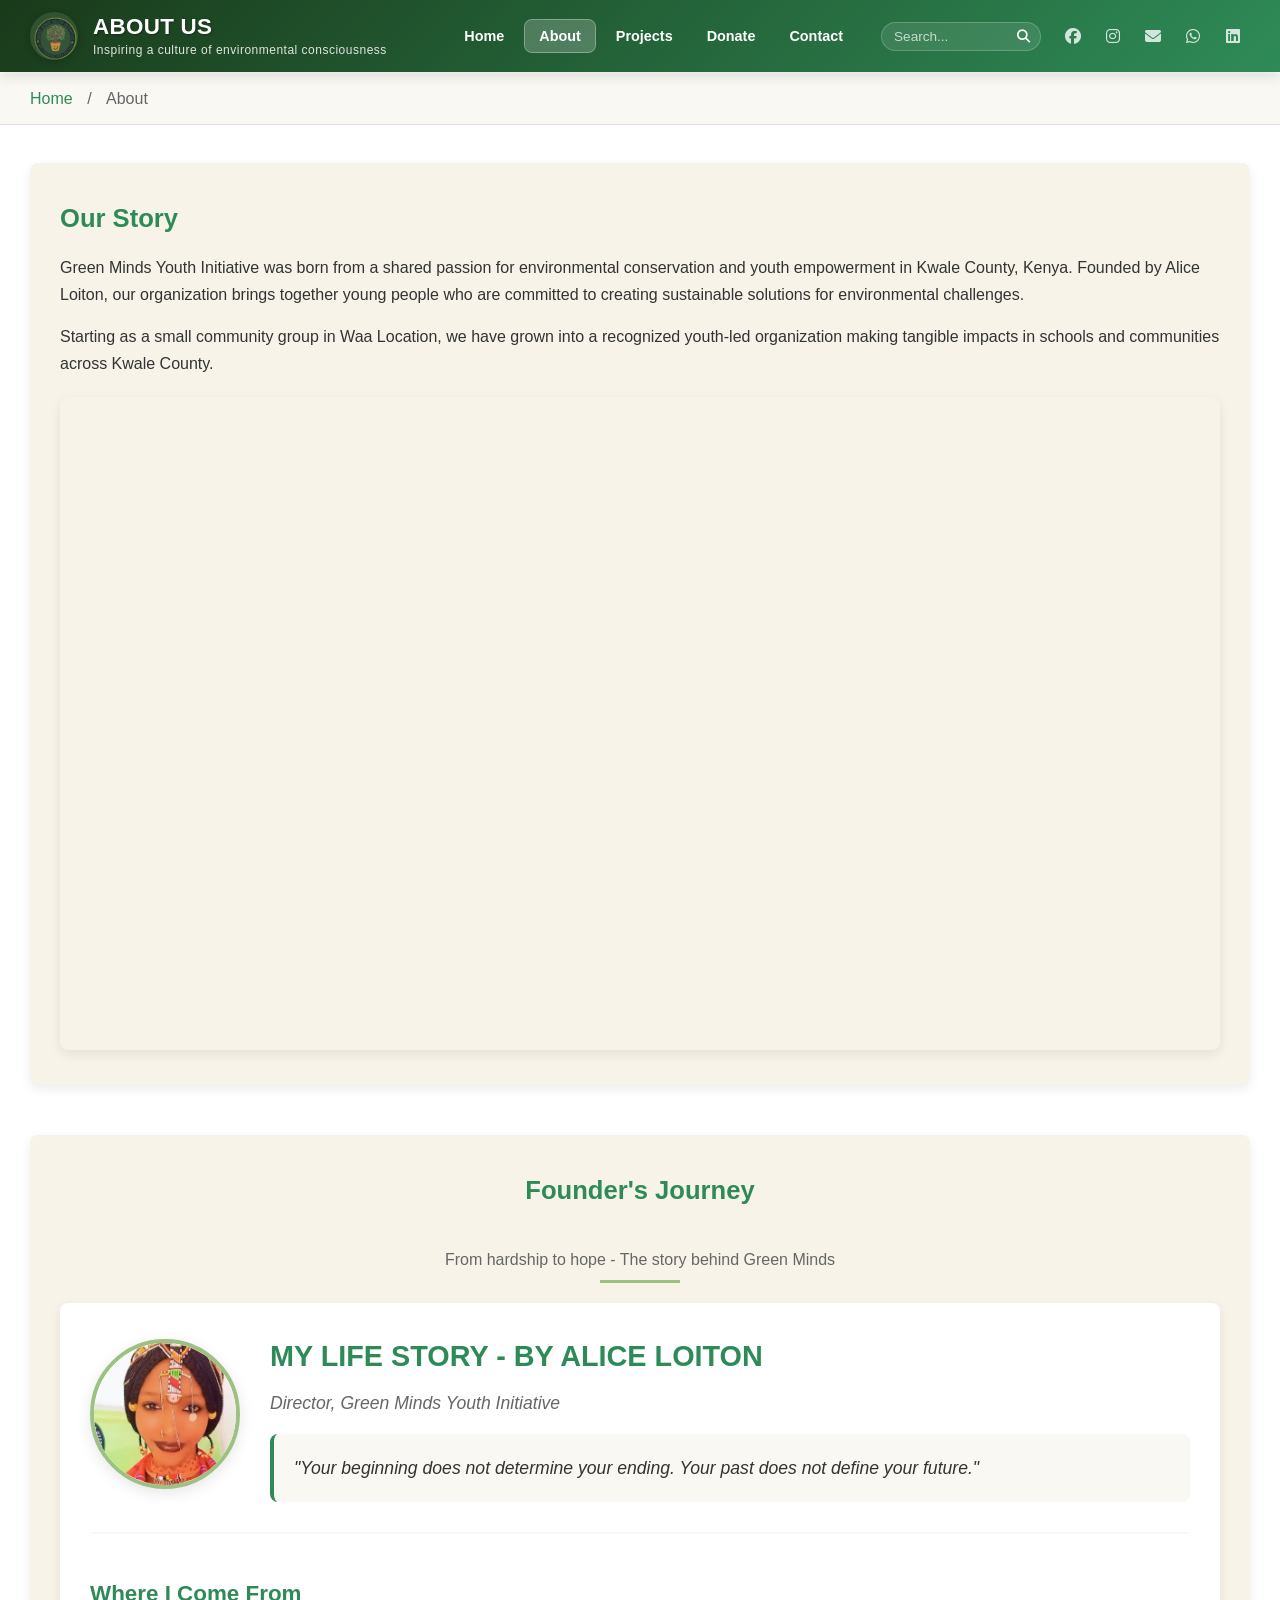
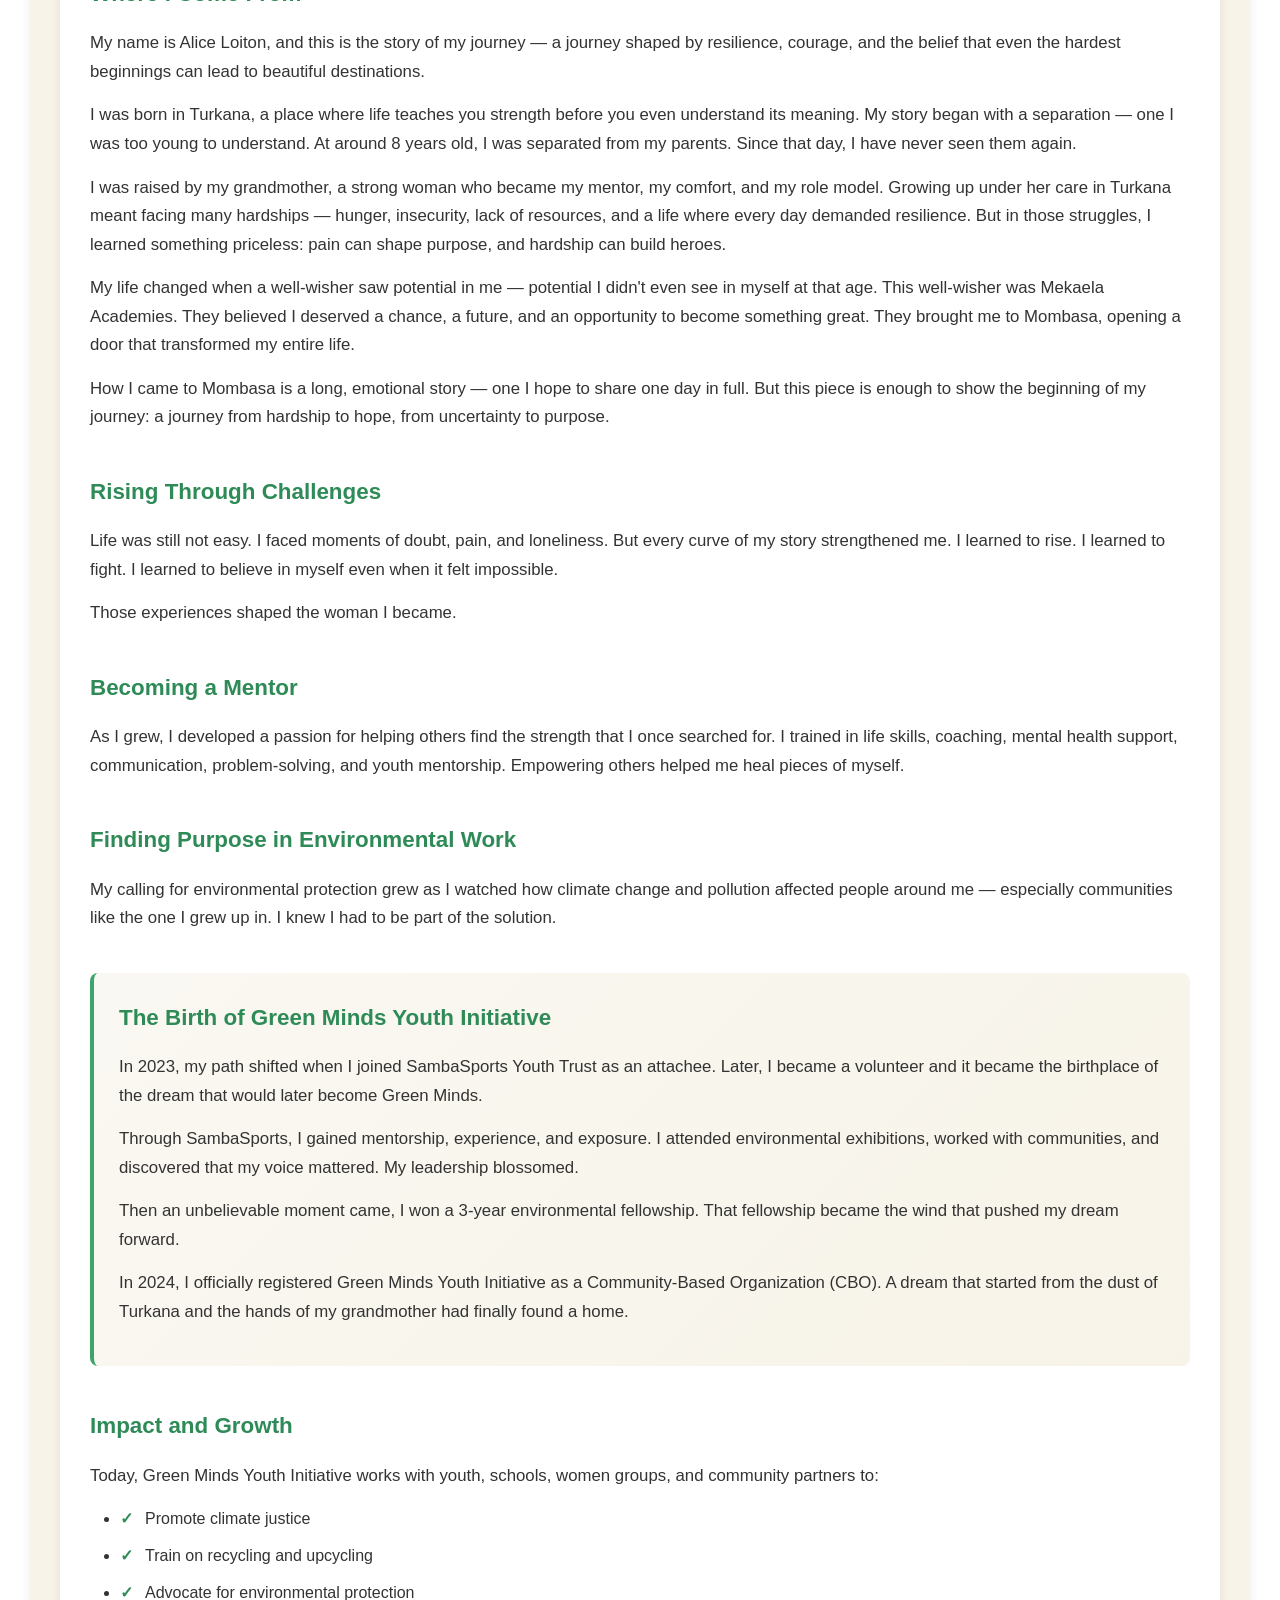
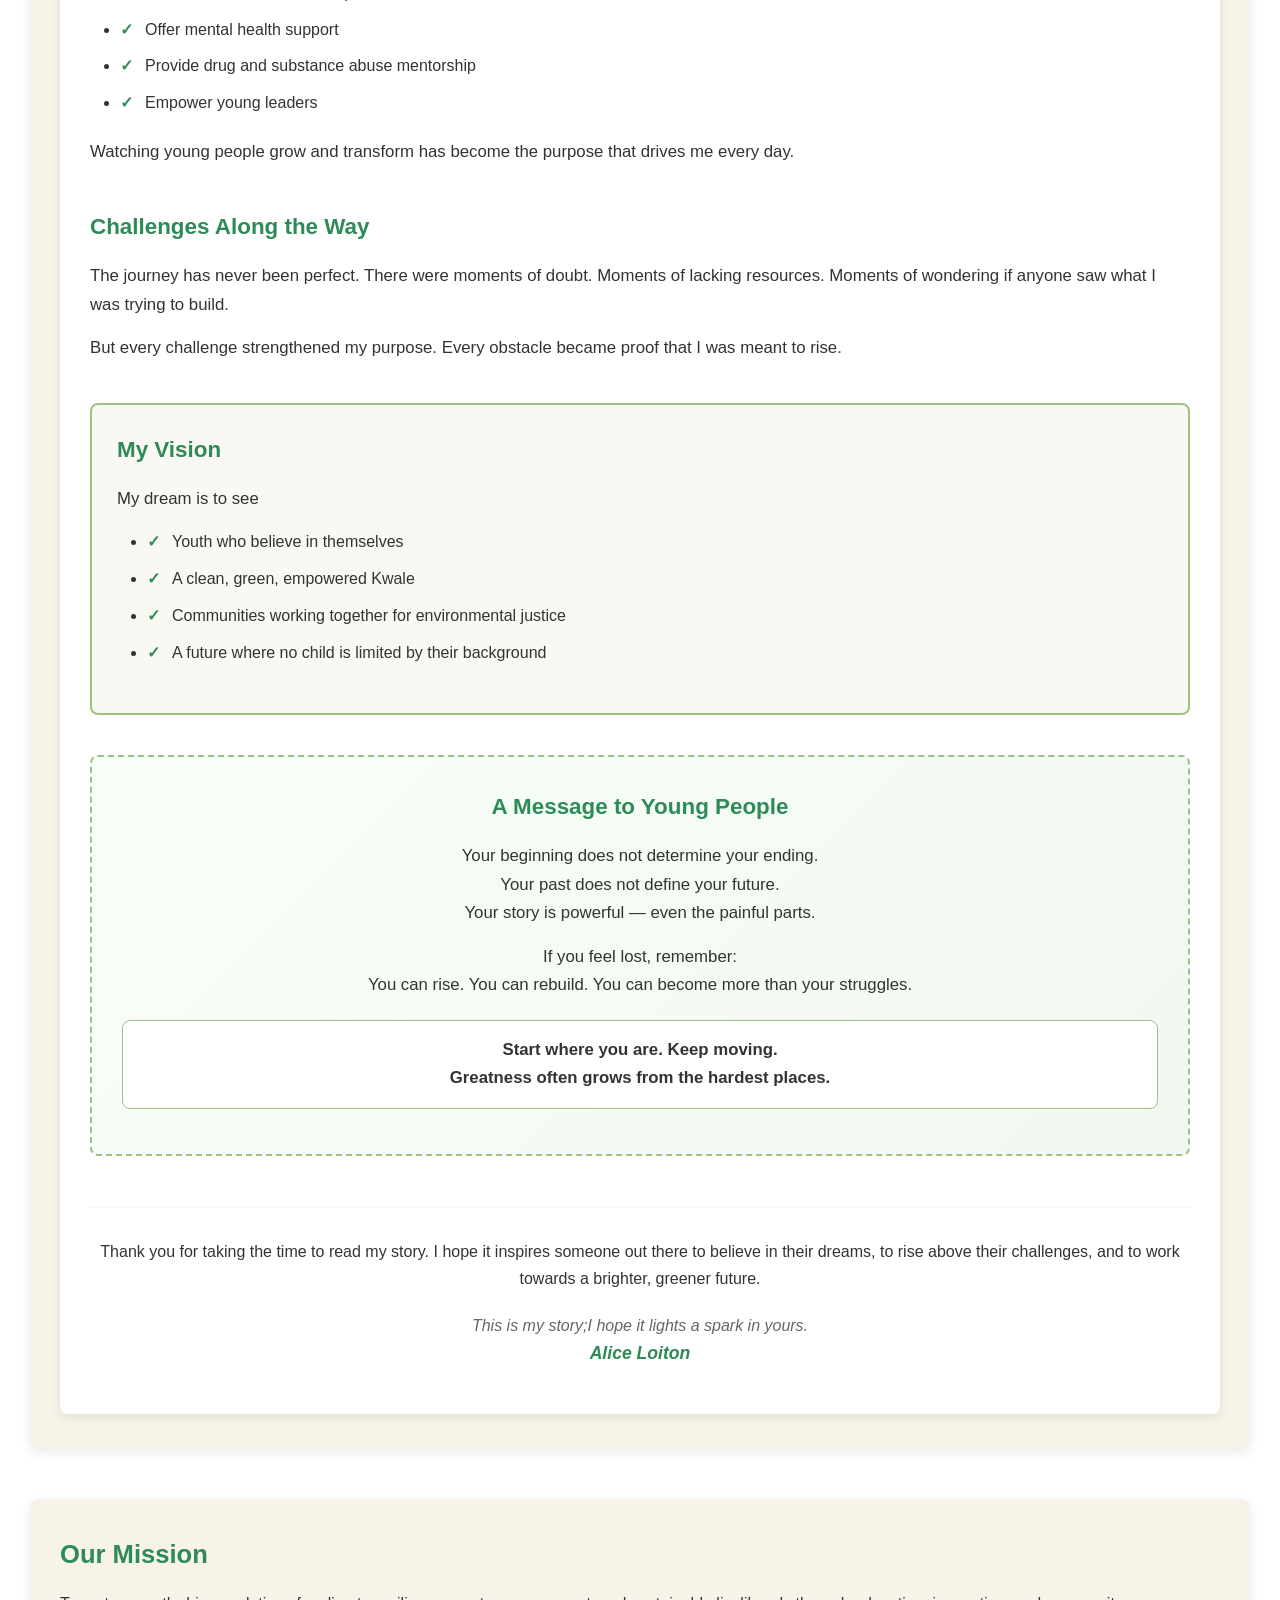
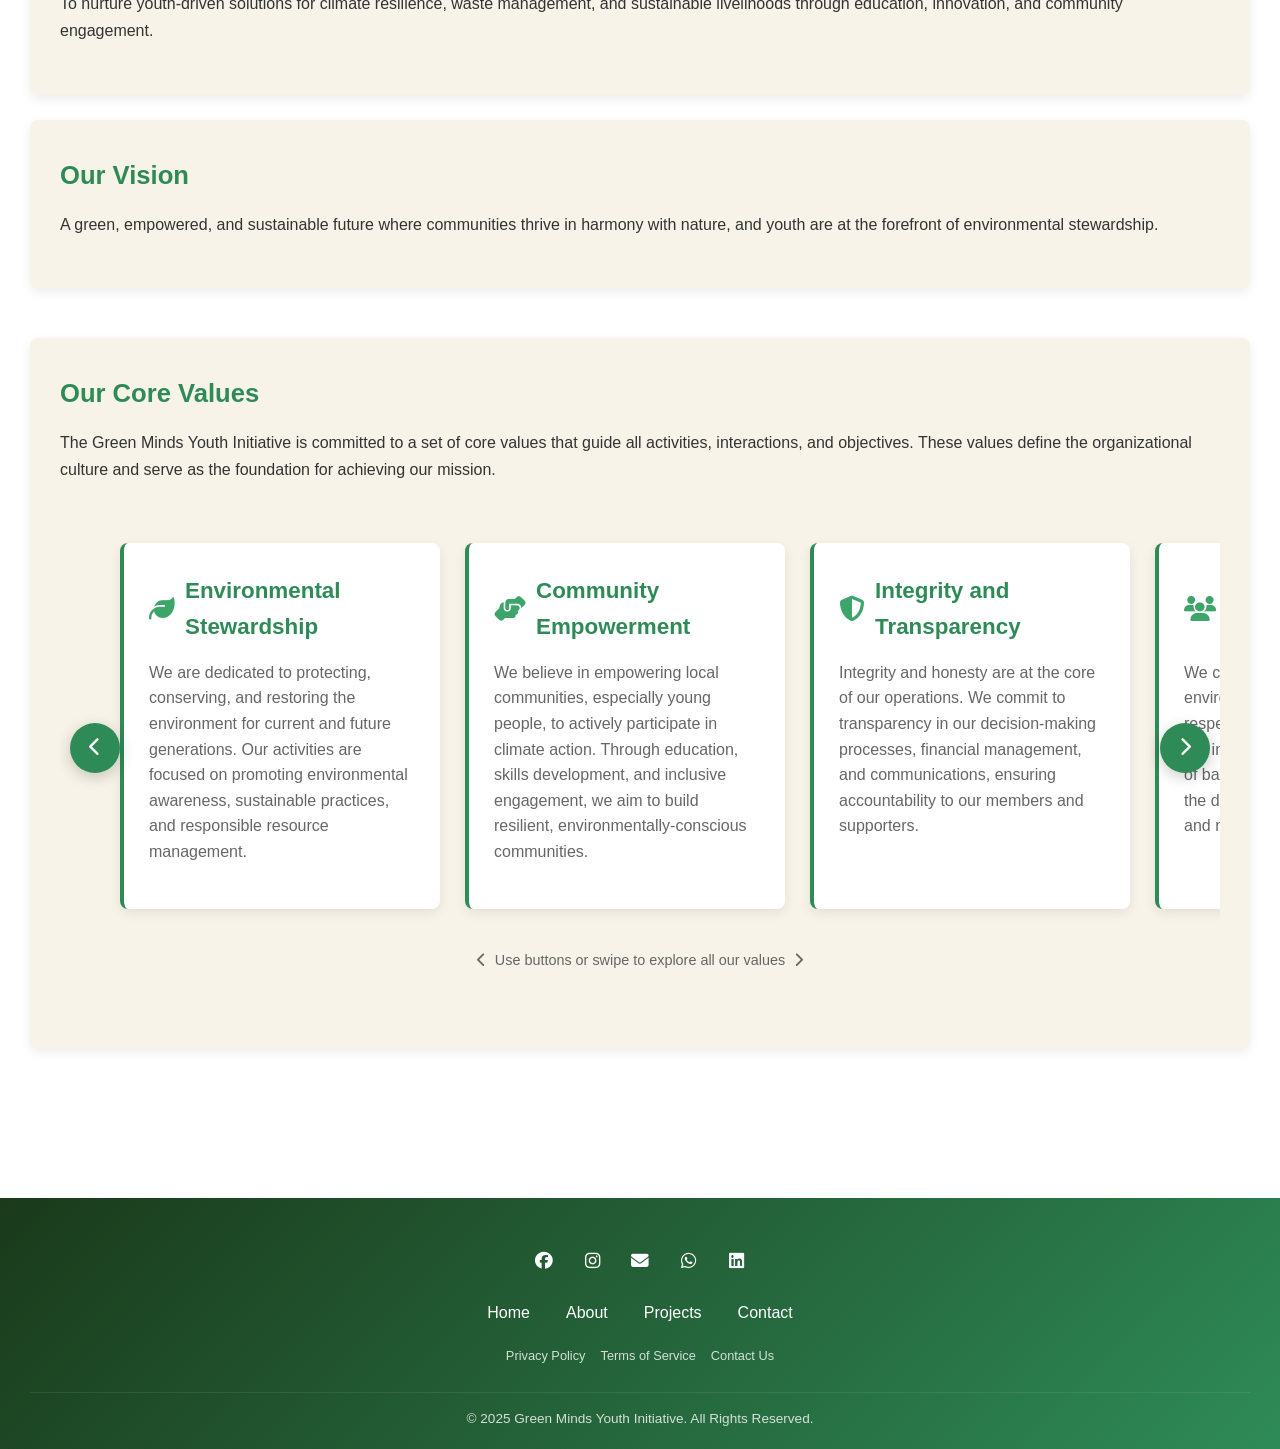
<file: pages/about.html>
<!DOCTYPE html>
<html lang="en">
<head>
  <meta charset="UTF-8">
  <meta name="viewport" content="width=device-width, initial-scale=1.0">
  <title>About - Green Minds Youth Initiative</title>
  <link rel="icon" href="../images/green-minds-logo.png" type="image/png">
  <link rel="stylesheet" href="https://cdnjs.cloudflare.com/ajax/libs/font-awesome/6.4.0/css/all.min.css">
  <link rel="stylesheet" href="../styles.css">
</head>
<body>
<!-- Combined Header & Navigation -->
<header class="combined-header">
  <div class="header-nav-container">
    <!-- Logo and Brand -->
    <div class="header-brand">
      <img src="../images/green-minds-logo.png" alt="Green Minds Logo" class="header-logo">
      <div class="header-text">
        <h1 class="header-title">ABOUT US</h1>
        <p class="header-subtitle">Inspiring a culture of environmental consciousness</p>
      </div>
    </div>

    <!-- Mobile Menu Button -->
    <button class="mobile-menu-btn" id="mobileMenuBtn">
      <i class="fas fa-bars"></i>
    </button>

    <!-- Navigation Content -->
    <div class="header-nav-content" id="headerNavContent">
      <!-- Navigation Menu -->
      <ul class="nav-menu">
        <li><a href="../index.html">Home</a></li>
        <li><a href="about.html" class="active">About</a></li>
        <li><a href="projects.html">Projects</a></li>
        <li><a href="donate.html">Donate</a></li>
        <li><a href="contact.html">Contact</a></li>
      </ul>

      <!-- Search and Social Icons -->
      <div class="header-utilities">
        <div class="search-container">
          <input type="search" placeholder="Search..." id="searchInput">
          <button type="button" id="searchButton"><i class="fas fa-search"></i></button>
          <div class="search-results" id="searchResults"></div>
        </div>
        <div class="social-icons">
            <a href="https://www.facebook.com/profile.php?id=61569551323460" target="_blank" aria-label="Facebook"><i class="fab fa-facebook"></i></a>
            <a href="https://www.instagram.com/greenmindsyouthinitiative?utm_source=qr&igsh=dXdjbzA1bXltZGU=" target="_blank" aria-label="Instagram"><i class="fab fa-instagram"></i></a>
            <a href="mailto:greenmindsyouthinitiative20@gmail.com" aria-label="Email"><i class="fas fa-envelope"></i></a>
            <a href="https://wa.me/+254769718607" target="_blank" aria-label="WhatsApp"><i class="fab fa-whatsapp"></i></a>
            <a href="https://linkedin.com/green-minds-youth-initiative/" target="_blank" aria-label="LinkedIn"><i class="fab fa-linkedin"></i></a>
          </div>
      </div>
    </div>
  </div>
</header>

<!-- Breadcrumb Navigation -->
<nav class="breadcrumb">
  <div class="nav-container">
    <a href="../index.html">Home</a>
    <span class="breadcrumb-separator">/</span>
    <span id="currentPage">About</span>
  </div>
</nav>

  <!-- Main Content -->
  <main>
    <!-- Our Story Section -->
    <section class="section">
      <div class="content-section">
        <h2>Our Story</h2>
        <p>Green Minds Youth Initiative was born from a shared passion for environmental conservation and youth empowerment in Kwale County, Kenya. Founded by Alice Loiton, our organization brings together young people who are committed to creating sustainable solutions for environmental challenges.</p>
        <p>Starting as a small community group in Waa Location, we have grown into a recognized youth-led organization making tangible impacts in schools and communities across Kwale County.</p>
        
        <div class="video-container">
          <iframe width="560" height="315" src="https://www.youtube.com/embed/your-video-id" title="Our Story" frameborder="0" allowfullscreen></iframe>
        </div>
      </div>
    </section>
    <!-- Founder's Story Section -->
<section class="section">
  <div class="content-section">
    <div class="section-title">
      <h2>Founder's Journey</h2>
      <p>From hardship to hope - The story behind Green Minds</p>
    </div>
    
    <div class="founder-story">
      <div class="founder-header">
        <div class="founder-image">
          <img src="../images/alice.jpg" alt="Alice Loiton - Founder of Green Minds Youth Initiative">
        </div>
        <div class="founder-intro">
          <h3> MY LIFE STORY - BY ALICE LOITON</h3>
          <p class="founder-role">Director, Green Minds Youth Initiative</p>
          <blockquote class="founder-quote">
            "Your beginning does not determine your ending. Your past does not define your future."
          </blockquote>
        </div>
      </div>

      <div class="story-content">
        <div class="story-section">
          <h4>Where I Come From</h4>
          <p>My name is Alice Loiton, and this is the story of my journey — a journey shaped by resilience, courage, and the belief that even the hardest beginnings can lead to beautiful destinations.</p>
          <p>I was born in Turkana, a place where life teaches you strength before you even understand its meaning. My story began with a separation — one I was too young to understand. At around 8 years old, I was separated from my parents. Since that day, I have never seen them again.</p>
          <p>I was raised by my grandmother, a strong woman who became my mentor, my comfort, and my role model. Growing up under her care in Turkana meant facing many hardships — hunger, insecurity, lack of resources, and a life where every day demanded resilience. But in those struggles, I learned something priceless: pain can shape purpose, and hardship can build heroes.</p>
          <p>My life changed when a well-wisher saw potential in me — potential I didn't even see in myself at that age. This well-wisher was Mekaela Academies. They believed I deserved a chance, a future, and an opportunity to become something great. They brought me to Mombasa, opening a door that transformed my entire life.</p>
          <p>How I came to Mombasa is a long, emotional story — one I hope to share one day in full. But this piece is enough to show the beginning of my journey: a journey from hardship to hope, from uncertainty to purpose.</p>
        </div>

        <div class="story-section">
          <h4>Rising Through Challenges</h4>
          <p>Life was still not easy. I faced moments of doubt, pain, and loneliness. But every curve of my story strengthened me. I learned to rise. I learned to fight. I learned to believe in myself even when it felt impossible.</p>
          <p>Those experiences shaped the woman I became.</p>
        </div>

        <div class="story-section">
        <h4>Becoming a Mentor</h4>
          <p>As I grew, I developed a passion for helping others find the strength that I once searched for. I trained in life skills, coaching, mental health support, communication, problem-solving, and youth mentorship. Empowering others helped me heal pieces of myself.</p>
        </div>

        <div class="story-section">
          <h4>Finding Purpose in Environmental Work</h4>
          <p>My calling for environmental protection grew as I watched how climate change and pollution affected people around me — especially communities like the one I grew up in. I knew I had to be part of the solution.</p>
        </div>

        <div class="story-section highlight-section">
          <h4>The Birth of Green Minds Youth Initiative</h4>
          <p>In 2023, my path shifted when I joined SambaSports Youth Trust as an attachee. Later, I became a volunteer and it became the birthplace of the dream that would later become Green Minds.</p>
          <p>Through SambaSports, I gained mentorship, experience, and exposure. I attended environmental exhibitions, worked with communities, and discovered that my voice mattered. My leadership blossomed.</p>
          <p>Then an unbelievable moment came, I won a 3-year environmental fellowship. That fellowship became the wind that pushed my dream forward.</p>
          <p>In 2024, I officially registered Green Minds Youth Initiative as a Community-Based Organization (CBO). A dream that started from the dust of Turkana and the hands of my grandmother had finally found a home.</p>
        </div>

        <div class="story-section">
          <h4>Impact and Growth</h4>
          <p>Today, Green Minds Youth Initiative works with youth, schools, women groups, and community partners to:</p>
          <ul class="impact-list">
            <li>Promote climate justice</li>
            <li>Train on recycling and upcycling</li>
            <li>Advocate for environmental protection</li>
            <li>Offer mental health support</li>
            <li>Provide drug and substance abuse mentorship</li>
            <li>Empower young leaders</li>
          </ul>
          <p>Watching young people grow and transform has become the purpose that drives me every day.</p>
        </div>

        <div class="story-section">
          <h4>Challenges Along the Way</h4>
          <p>The journey has never been perfect. There were moments of doubt. Moments of lacking resources. Moments of wondering if anyone saw what I was trying to build.</p>
          <p>But every challenge strengthened my purpose. Every obstacle became proof that I was meant to rise.</p>
        </div>

        <div class="story-section vision-section">
          <h4>My Vision</h4>
          <p>My dream is to see</p>
          <ul class="vision-list">
            <li>Youth who believe in themselves</li>
            <li>A clean, green, empowered Kwale</li>
            <li>Communities working together for environmental justice</li>
            <li>A future where no child is limited by their background</li>
          </ul>
        </div>

        <div class="story-section inspiration-section">
          <h4>A Message to Young People</h4>
          <p>Your beginning does not determine your ending.<br>
          Your past does not define your future.<br>
          Your story is powerful — even the painful parts.</p>
          <p>If you feel lost, remember:<br>
          You can rise. You can rebuild. You can become more than your struggles.</p>
          <p class="call-to-action">Start where you are. Keep moving.<br>
          Greatness often grows from the hardest places.</p>
        </div>

        <div class="story-closing">
          <p>Thank you for taking the time to read my story. I hope it inspires someone out there to believe in their dreams, to rise above their challenges, and to work towards a brighter, greener future.</p>
          <p class="signature">This is my story;I hope it lights a spark in yours.<br>
          <strong>Alice Loiton</strong></p>
        </div>
      </div>
    </div>
  </div>
</section>
    <!-- Mission & Vision Section -->
    <section class="section">
      <div class="content-section">
        <h2>Our Mission</h2>
        <p>To nurture youth-driven solutions for climate resilience, waste management, and sustainable livelihoods through education, innovation, and community engagement.</p>
      </div>

      <div class="content-section">
        <h2>Our Vision</h2>
        <p>A green, empowered, and sustainable future where communities thrive in harmony with nature, and youth are at the forefront of environmental stewardship.</p>
      </div>
    </section>

    <!-- Core Values Section -->
    <section class="section">
      <div class="content-section">
        <h2>Our Core Values</h2>
        <p>The Green Minds Youth Initiative is committed to a set of core values that guide all activities, interactions, and objectives. These values define the organizational culture and serve as the foundation for achieving our mission.</p>
        
        <div class="values-scroll-container">
          <button class="scroll-btn left" aria-label="Scroll left">
            <i class="fas fa-chevron-left"></i>
          </button>
          
          <div class="values-scroll-wrapper" id="valuesScroll">
            <div class="value-card">
              <h3><i class="fas fa-leaf"></i> Environmental Stewardship</h3>
              <p>We are dedicated to protecting, conserving, and restoring the environment for current and future generations. Our activities are focused on promoting environmental awareness, sustainable practices, and responsible resource management.</p>
            </div>
            <div class="value-card">
              <h3><i class="fas fa-hands-helping"></i> Community Empowerment</h3>
              <p>We believe in empowering local communities, especially young people, to actively participate in climate action. Through education, skills development, and inclusive engagement, we aim to build resilient, environmentally-conscious communities.</p>
            </div>
            <div class="value-card">
              <h3><i class="fas fa-shield-alt"></i> Integrity and Transparency</h3>
              <p>Integrity and honesty are at the core of our operations. We commit to transparency in our decision-making processes, financial management, and communications, ensuring accountability to our members and supporters.</p>
            </div>
            <div class="value-card">
              <h3><i class="fas fa-users"></i> Inclusivity and Respect</h3>
              <p>We celebrate diversity and foster an environment where everyone feels respected, valued, and heard. We are inclusive in our work, regardless of background, and seek to represent the diverse voices of Kwale County and neighboring regions.</p>
            </div>
            <div class="value-card">
              <h3><i class="fas fa-handshake"></i> Collaboration and Partnership</h3>
              <p>We value partnerships and actively seek collaboration with organizations, government bodies, and individuals who share our vision. Working together strengthens our impact and enhances our ability to achieve sustainable climate solutions.</p>
            </div>
            <div class="value-card">
              <h3><i class="fas fa-lightbulb"></i> Innovation and Learning</h3>
              <p>We are committed to continual learning and innovation in our approach to climate justice. By staying informed and embracing new ideas, we can adapt to the evolving needs of the community and the environment.</p>
            </div>
          </div>
          
          <button class="scroll-btn right" aria-label="Scroll right">
            <i class="fas fa-chevron-right"></i>
          </button>
          
          <div class="scroll-indicator">
            <i class="fas fa-chevron-left"></i>
            Use buttons or swipe to explore all our values
            <i class="fas fa-chevron-right"></i>
          </div>
        </div>
      </div>
    </section>
  </main>

 <!-- Footer -->
  <footer>
    <div class="footer-container">
      
      <div class="footer-middle">
        <div class="footer-social">
          <a href="https://www.facebook.com/profile.php?id=61569551323460" target="_blank" aria-label="Facebook"><i class="fab fa-facebook"></i></a>
          <a href="https://www.instagram.com/greenmindsyouthinitiative?utm_source=qr&igsh=dXdjbzA1bXltZGU=" target="_blank" aria-label="Instagram"><i class="fab fa-instagram"></i></a>
          <a href="mailto:greenmindsyouthinitiative20@gmail.com" aria-label="Email"><i class="fas fa-envelope"></i></a>
          <a href="https://wa.me/+254769718607" target="_blank" aria-label="WhatsApp"><i class="fab fa-whatsapp"></i></a>
          <a href="https://linkedin.com/green-minds-youth-initiative/" target="_blank" aria-label="LinkedIn"><i class="fab fa-linkedin"></i></a>
        </div>
        
        <div class="footer-links">
          <a href="index.html">Home</a>
          <a href="pages/about.html">About</a>
          <a href="pages/projects.html">Projects</a>
          <a href="pages/contact.html">Contact</a>
        </div>

        <!-- Legal Links -->
        <div class="legal-links">
          <a href="pages/privacy.html">Privacy Policy</a>
          <a href="pages/terms.html">Terms of Service</a>
          <a href="pages/contact.html">Contact Us</a>
        </div>
        
        <p class="copyright">&copy; 2025 Green Minds Youth Initiative. All Rights Reserved.</p>
      </div>
      
    </div>
  </footer>

  <script src="../script.js"></script>
</body>
</html>
</file>
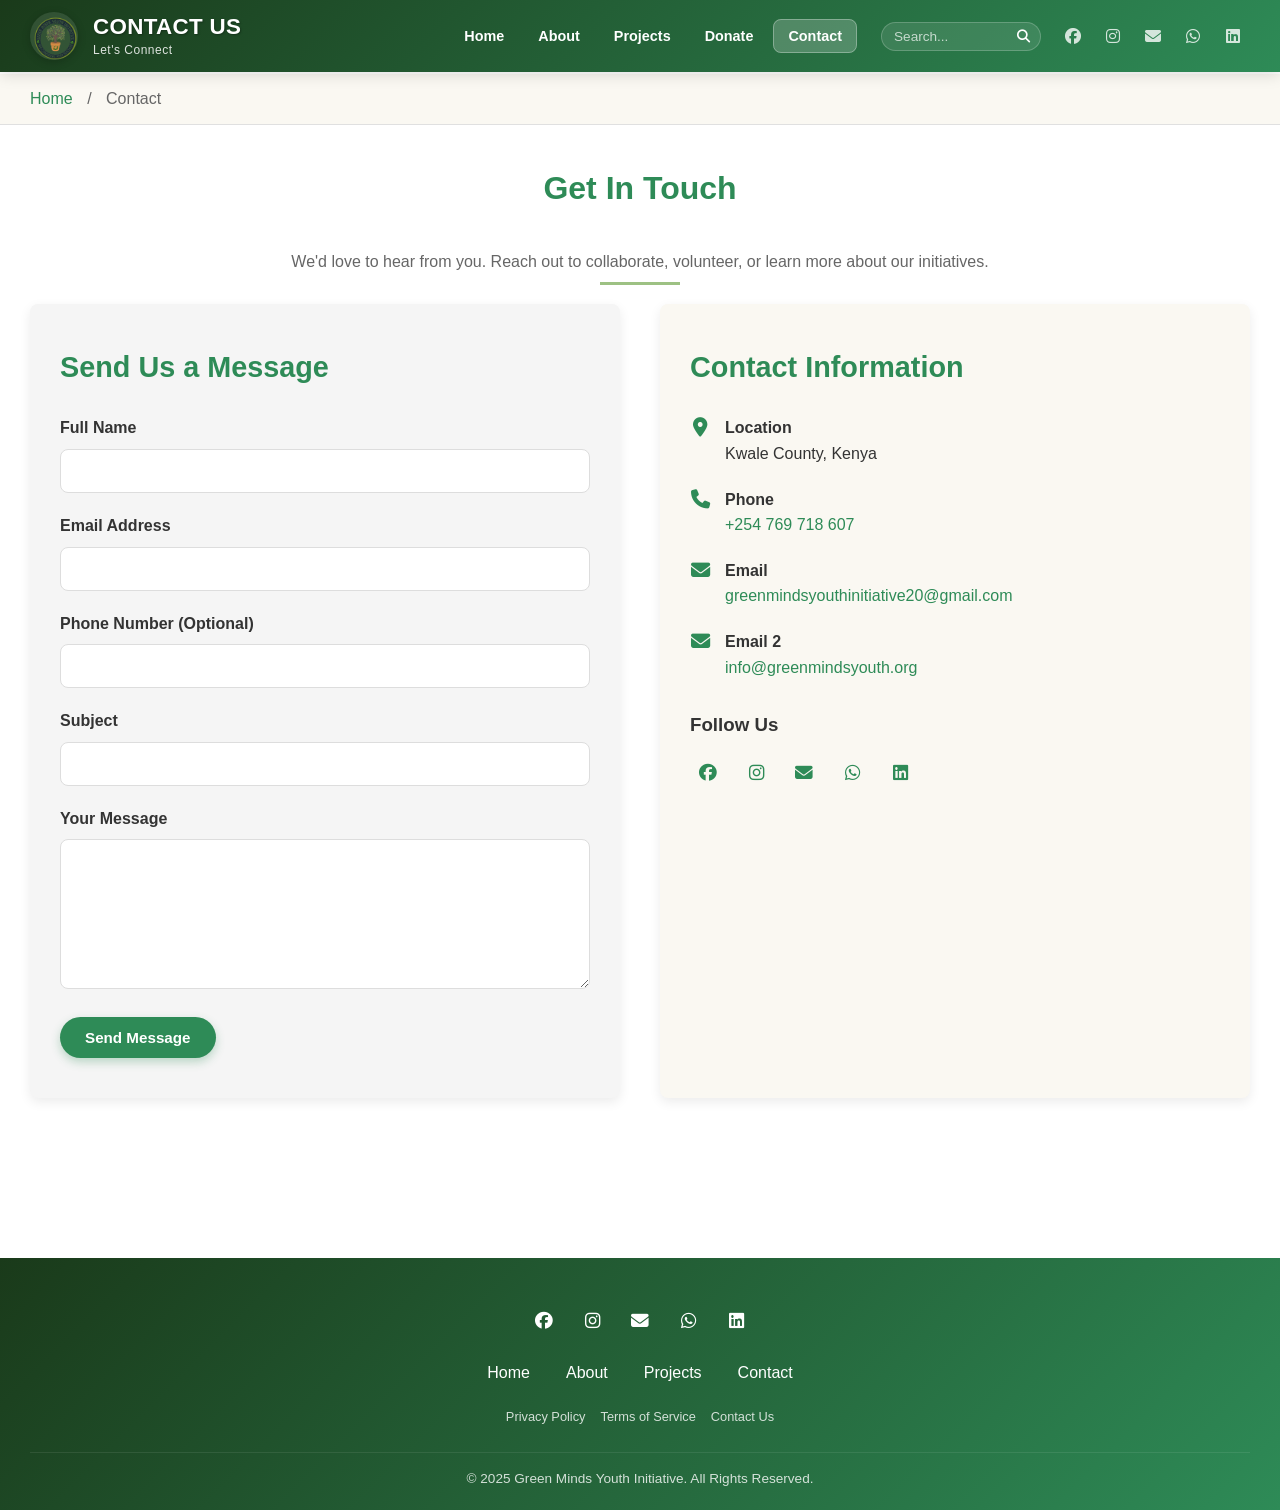
<file: pages/contact.html>
<!DOCTYPE html>
<html lang="en">
<head>
  <meta charset="UTF-8">
  <meta name="viewport" content="width=device-width, initial-scale=1.0">
  <title>Contact - Green Minds Youth Initiative</title>
  <link rel="icon" href="../images/green-minds-logo.png" type="image/png">
  <link rel="stylesheet" href="https://cdnjs.cloudflare.com/ajax/libs/font-awesome/6.4.0/css/all.min.css">
  <link rel="stylesheet" href="../styles.css">
</head>
<body>
<!-- Combined Header & Navigation -->
<header class="combined-header">
  <div class="header-nav-container">
    <!-- Logo and Brand -->
    <div class="header-brand">
      <img src="../images/green-minds-logo.png" alt="Green Minds Logo" class="header-logo">
      <div class="header-text">
        <h1 class="header-title">CONTACT US</h1>
        <p class="header-subtitle">Let's Connect</p>
      </div>
    </div>

    <!-- Mobile Menu Button -->
    <button class="mobile-menu-btn" id="mobileMenuBtn">
      <i class="fas fa-bars"></i>
    </button>

    <!-- Navigation Content -->
    <div class="header-nav-content" id="headerNavContent">
      <!-- Navigation Menu -->
      <ul class="nav-menu">
        <li><a href="../index.html">Home</a></li>
        <li><a href="about.html">About</a></li>
        <li><a href="projects.html">Projects</a></li>
        <li><a href="donate.html">Donate</a></li>
        <li><a href="contact.html" class="active">Contact</a></li>
      </ul>

      <!-- Search and Social Icons -->
      <div class="header-utilities">
        <div class="search-container">
          <input type="search" placeholder="Search..." id="searchInput">
          <button type="button" id="searchButton"><i class="fas fa-search"></i></button>
          <div class="search-results" id="searchResults"></div>
        </div>
        
        <div class="social-icons">
          <a href="https://www.facebook.com/profile.php?id=61569551323460" target="_blank" aria-label="Facebook"><i class="fab fa-facebook"></i></a>
          <a href="https://www.instagram.com/greenmindsyouthinitiative?utm_source=qr&igsh=dXdjbzA1bXltZGU=" target="_blank" aria-label="Instagram"><i class="fab fa-instagram"></i></a>
          <a href="mailto:greenmindsyouthinitiative20@gmail.com" aria-label="Email"><i class="fas fa-envelope"></i></a>
          <a href="https://wa.me/+254769718607" target="_blank" aria-label="WhatsApp"><i class="fab fa-whatsapp"></i></a>
          <a href="https://linkedin.com/green-minds-youth-initiative/" target="_blank" aria-label="LinkedIn"><i class="fab fa-linkedin"></i></a>
        </div>
      </div>
    </div>
  </div>
</header>
<!-- Breadcrumb Navigation -->
<nav class="breadcrumb">
  <div class="nav-container">
    <a href="index.html">Home</a>
    <span class="breadcrumb-separator">/</span>
    <span id="currentPage">Contact</span>
  </div>
</nav>
  <!-- Main Content -->
  <main>
    <section>
      <div class="section-title">
        <h2>Get In Touch</h2>
        <p>We'd love to hear from you. Reach out to collaborate, volunteer, or learn more about our initiatives.</p>
      </div>

      <div class="contact-layout">
        <!-- Contact Form -->
        <div class="contact-form">
          <h2>Send Us a Message</h2>
          <form action="https://formspree.io/f/xrbljlpr" method="POST">
            <input type="hidden" name="_subject" value="New Contact Form Submission - Green Minds">
            
            <div class="form-group">
              <label for="name">Full Name</label>
              <input type="text" id="name" name="name" required>
            </div>
            
            <div class="form-group">
              <label for="email">Email Address</label>
              <input type="email" id="email" name="email" required>
            </div>
            
            <div class="form-group">
              <label for="phone">Phone Number (Optional)</label>
              <input type="tel" id="phone" name="phone">
            </div>
            
            <div class="form-group">
              <label for="subject">Subject</label>
              <input type="text" id="subject" name="subject" required>
            </div>
            
            <div class="form-group">
              <label for="message">Your Message</label>
              <textarea id="message" name="message" required></textarea>
            </div>
            
            <button type="submit" class="btn">Send Message</button>
          </form>
        </div>

        <!-- Contact Information -->
        <div class="contact-info">
          <h2>Contact Information</h2>
          <ul class="contact-details">
            <li>
              <i class="fas fa-map-marker-alt"></i>
              <div>
                <strong>Location</strong><br>
                Kwale County, Kenya
              </div>
            </li>
            <li>
              <i class="fas fa-phone"></i>
              <div>
                <strong>Phone</strong><br>
                <a href="tel:+254769718607">+254 769 718 607</a>
              </div>
            </li>
            <li>
              <i class="fas fa-envelope"></i>
              <div>
                <strong>Email</strong><br>
                <a href="mailto:greenmindsyouthinitiative20@gmail.com">greenmindsyouthinitiative20@gmail.com</a>
              </div>
            </li>
            <li>
              <i class="fas fa-envelope"></i>
              <div>
                <strong>Email 2</strong><br>
                <a href="mailto:info@greenmindsyouth.org">info@greenmindsyouth.org</a>
              </div>
            </li>
          </ul>
          
          <div style="margin-top: 30px;">
            <h3>Follow Us</h3>
            <div class="footer-social" style="justify-content: flex-start; margin-top: 15px;">
              <a href="https://www.facebook.com/profile.php?id=61569551323460" target="_blank" aria-label="Facebook" style="color: var(--dark-green);">
                <i class="fab fa-facebook"></i>
              </a>
              <a href="https://www.instagram.com/greenmindsyouthinitiative?utm_source=qr&igsh=dXdjbzA1bXltZGU=" target="_blank" aria-label="Instagram" style="color: var(--dark-green);">
                <i class="fab fa-instagram"></i>
              </a>
              <a href="mailto:greenmindsyouthinitiative20@gmail.com" aria-label="Email" style="color: var(--dark-green);">
                <i class="fas fa-envelope"></i>
              </a>
              <a href="https://wa.me/+254769718607" target="_blank" aria-label="WhatsApp" style="color: var(--dark-green);">
                <i class="fab fa-whatsapp"></i>
              </a>
              <a href="https://linkedin.com/green-minds-youth-initiative/" target="_blank" aria-label="LinkedIn" style="color: var(--dark-green);">
                <i class="fab fa-linkedin"></i>
              </a>
            </div>
          </div>
        </div>
      </div>
    </section>
  </main>

  <!-- Footer -->
  <footer>
    <div class="footer-container">
      
      
      <div class="footer-middle">
        <div class="footer-social">
          <a href="https://www.facebook.com/profile.php?id=61569551323460" target="_blank" aria-label="Facebook"><i class="fab fa-facebook"></i></a>
          <a href="https://www.instagram.com/greenmindsyouthinitiative?utm_source=qr&igsh=dXdjbzA1bXltZGU=" target="_blank" aria-label="Instagram"><i class="fab fa-instagram"></i></a>
          <a href="mailto:greenmindsyouthinitiative20@gmail.com" aria-label="Email"><i class="fas fa-envelope"></i></a>
          <a href="https://wa.me/+254769718607" target="_blank" aria-label="WhatsApp"><i class="fab fa-whatsapp"></i></a>
          <a href="https://linkedin.com/green-minds-youth-initiative/" target="_blank" aria-label="LinkedIn"><i class="fab fa-linkedin"></i></a>
        </div>
        
        <div class="footer-links">
          <a href="../index.html">Home</a>
          <a href="about.html">About</a>
          <a href="projects.html">Projects</a>
          <a href="contact.html">Contact</a>
        </div>

        <!-- Legal Links -->
        <div class="legal-links">
          <a href="privacy.html">Privacy Policy</a>
          <a href="terms.html">Terms of Service</a>
          <a href="contact.html">Contact Us</a>
        </div>
        
        <p class="copyright">&copy; 2025 Green Minds Youth Initiative. All Rights Reserved.</p>
      </div>
      
    
    </div>
  </footer>

  <script src="../script.js"></script>
</body>
</html>
</file>
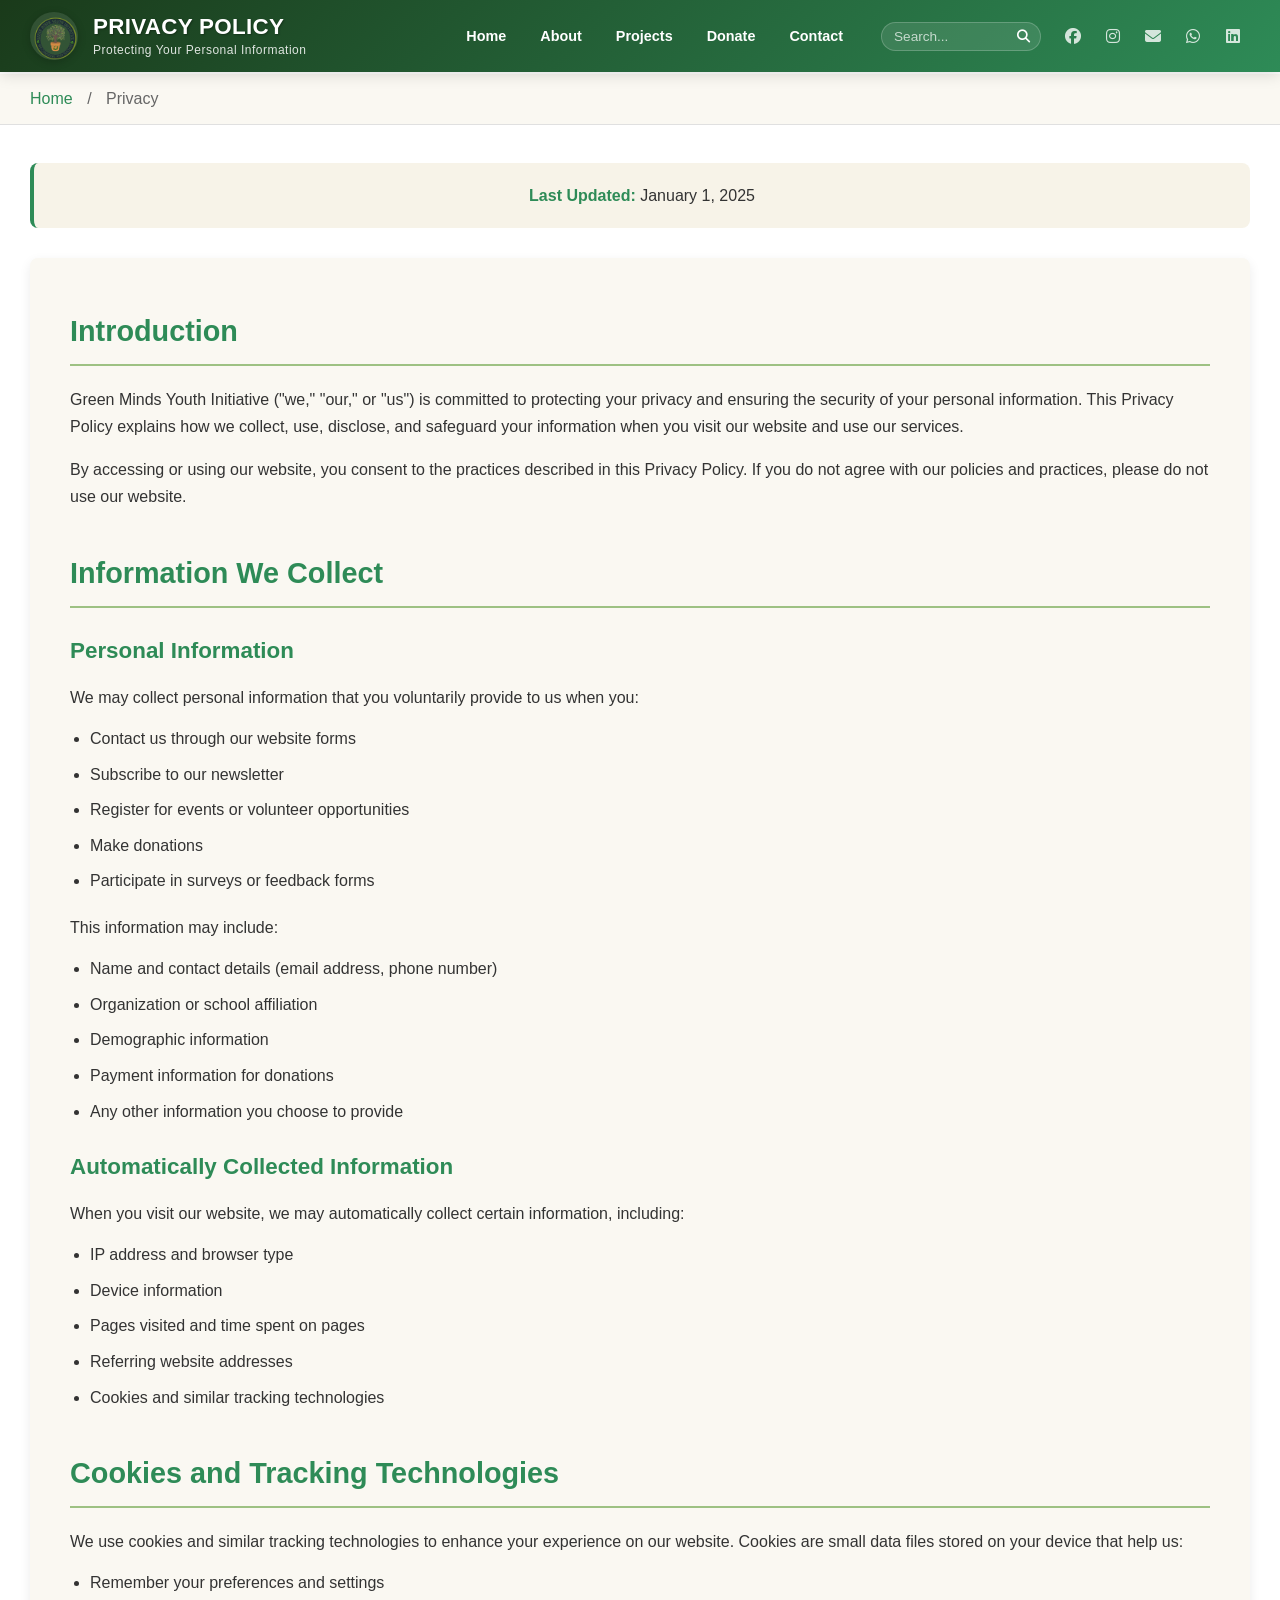
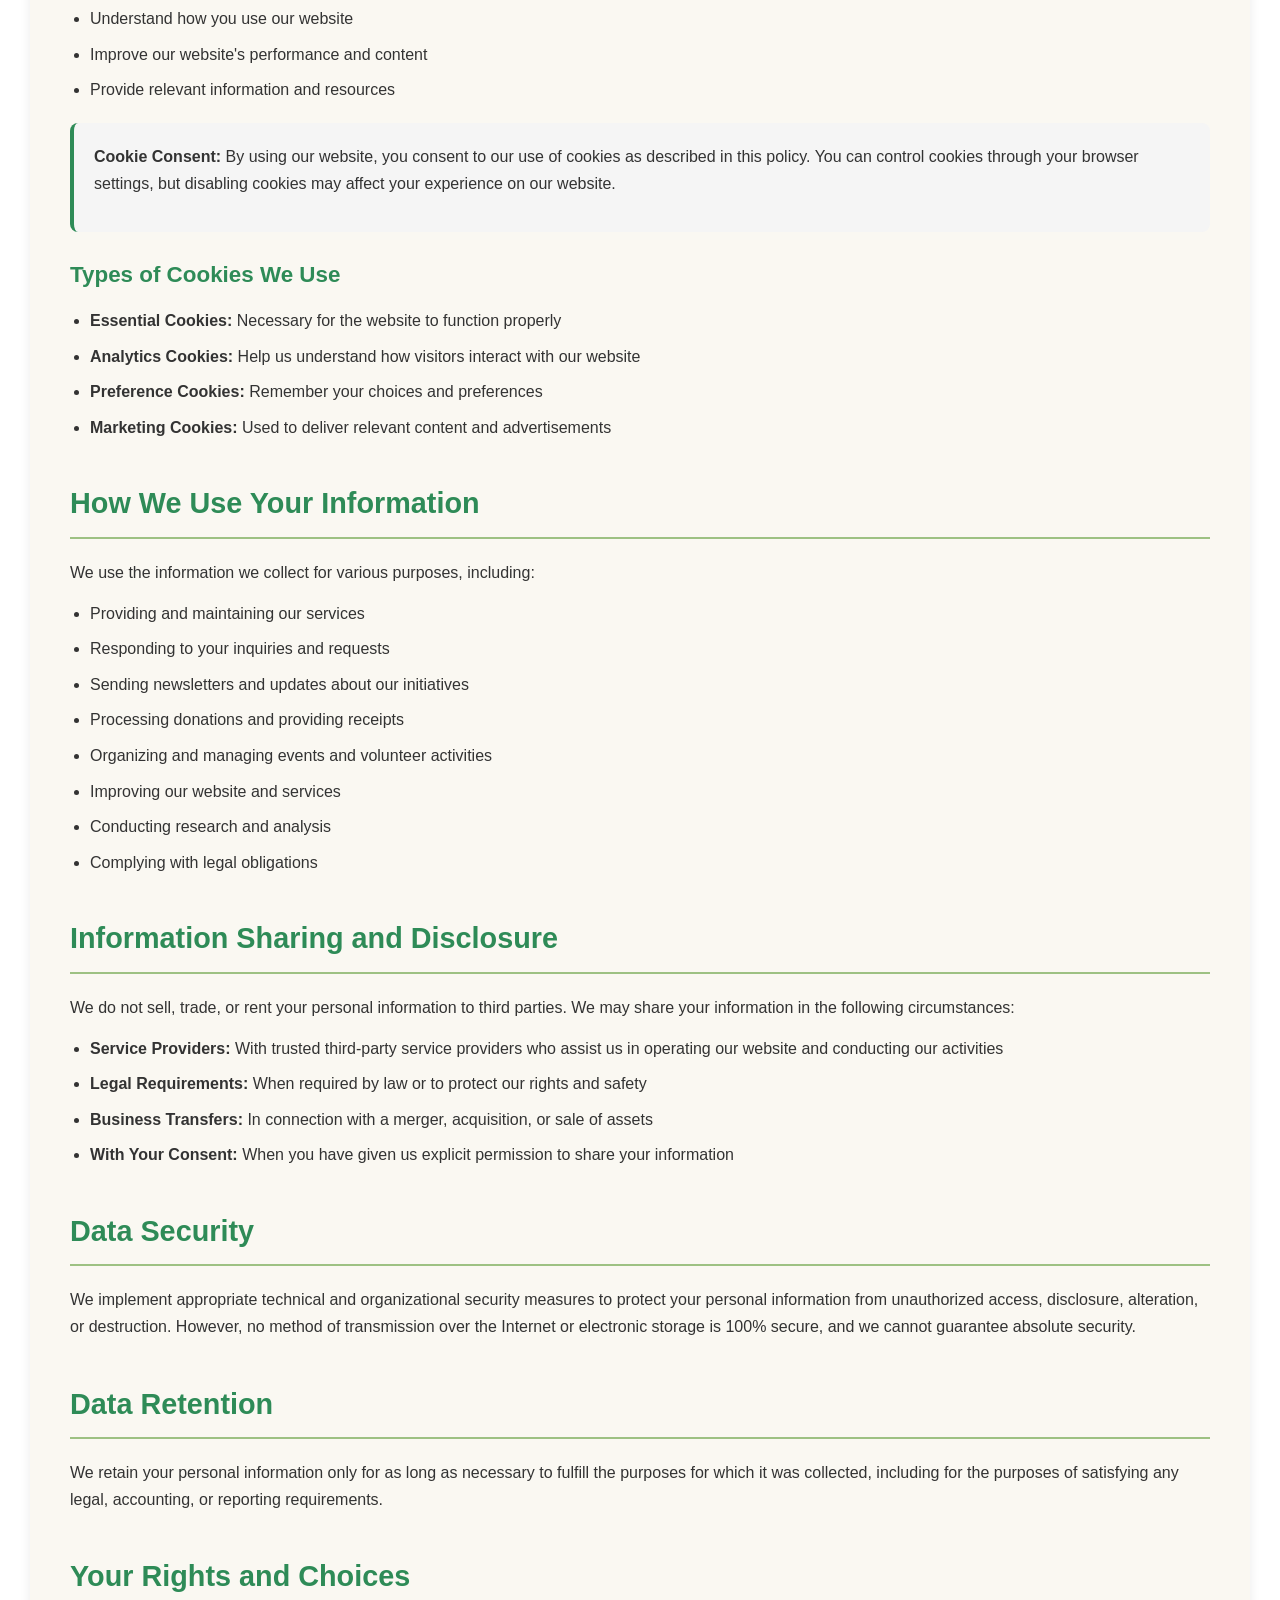
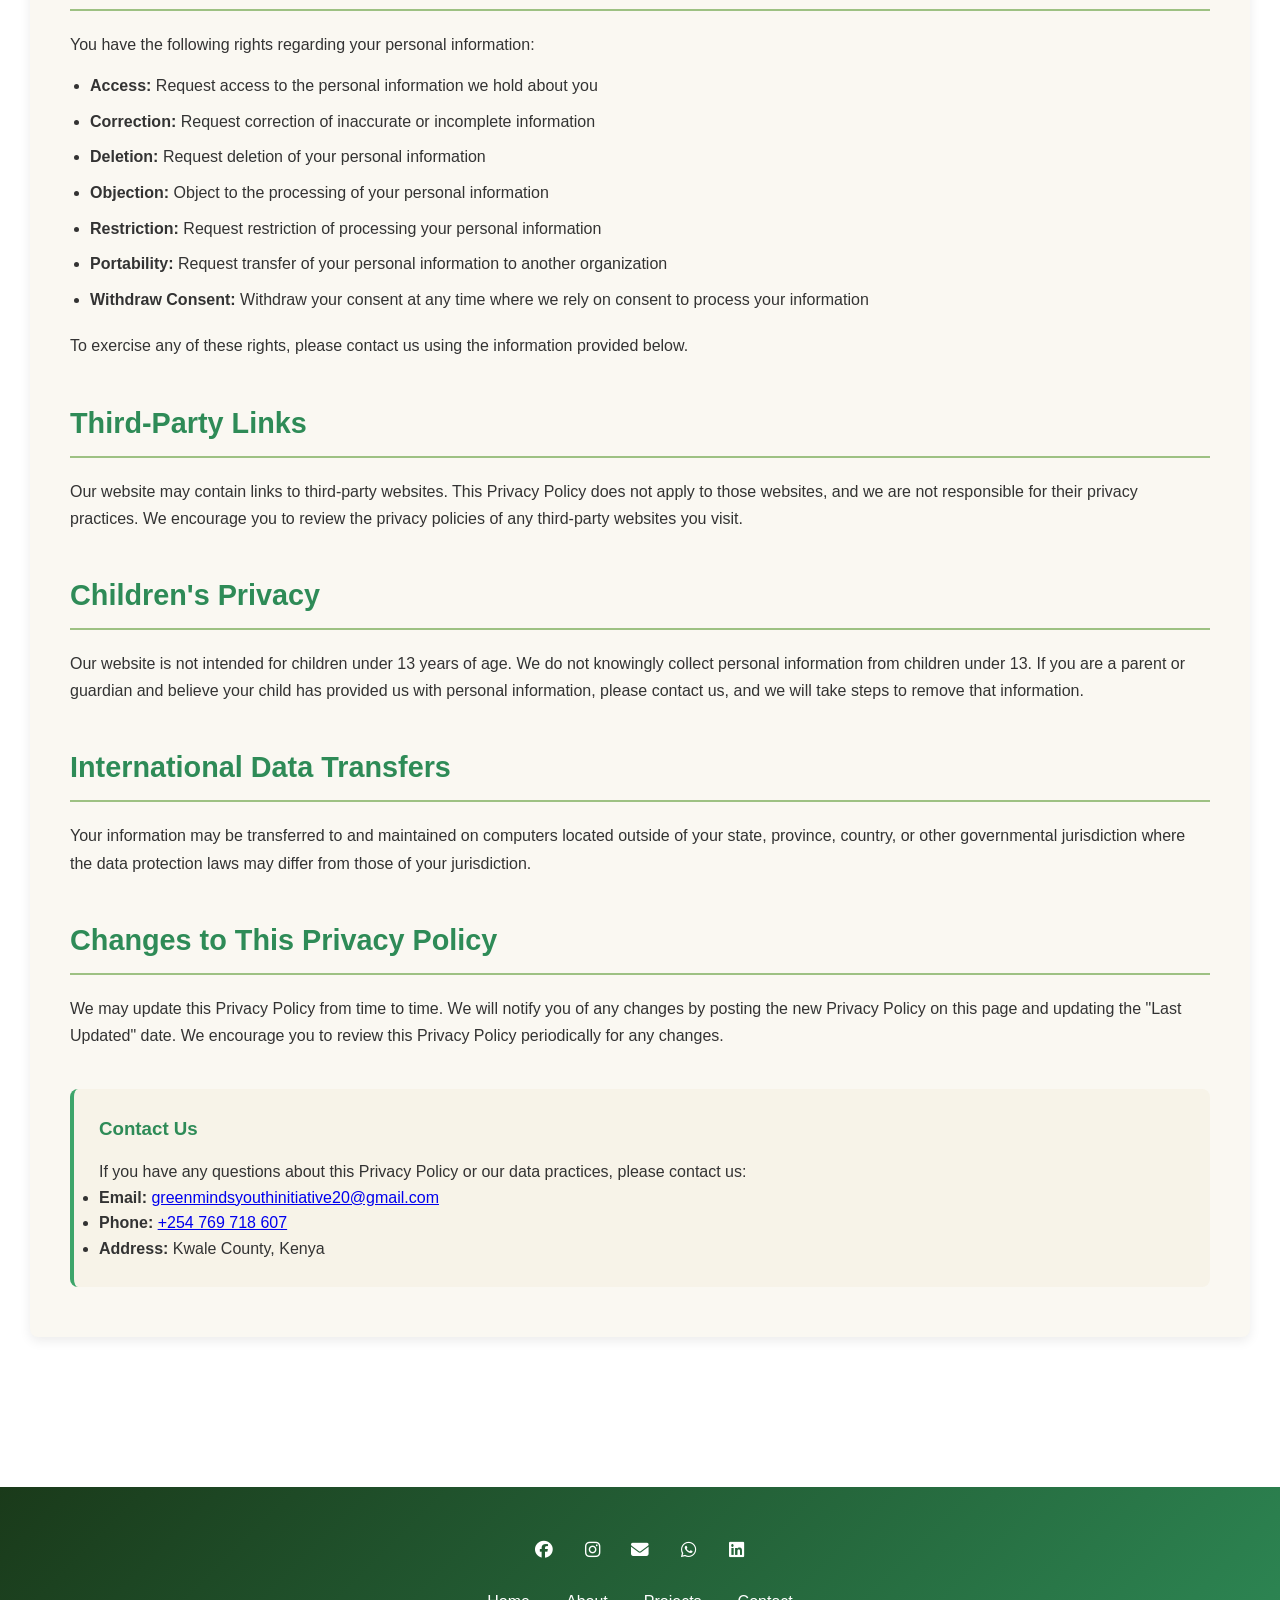
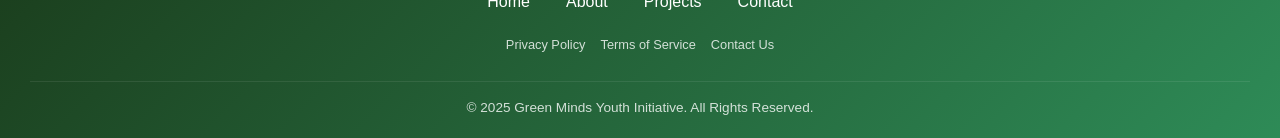
<file: pages/privacy.html>
<!DOCTYPE html>
<html lang="en">
<head>
  <meta charset="UTF-8">
  <meta name="viewport" content="width=device-width, initial-scale=1.0">
  <title>Privacy Policy - Green Minds Youth Initiative</title>
  <link rel="icon" href="images/green-minds-logo.png" type="image/png">
  <link rel="stylesheet" href="https://cdnjs.cloudflare.com/ajax/libs/font-awesome/6.4.0/css/all.min.css">
  <link rel="stylesheet" href="../styles.css">
  <style>
    /* Additional styles for legal pages */
    .legal-content {
      background-color: var(--light-beige);
      padding: 50px 40px;
      border-radius: var(--border-radius);
      box-shadow: var(--shadow);
      margin-bottom: 40px;
    }

    .legal-section {
      margin-bottom: 40px;
    }

    .legal-section h2 {
      color: var(--dark-green);
      margin-bottom: 20px;
      font-size: 1.8rem;
      border-bottom: 2px solid var(--light-green);
      padding-bottom: 10px;
    }

    .legal-section h3 {
      color: var(--dark-green);
      margin: 25px 0 15px 0;
      font-size: 1.4rem;
    }

    .legal-section p {
      margin-bottom: 15px;
      line-height: 1.7;
      color: var(--dark-gray);
    }

    .legal-section ul {
      margin: 15px 0 20px 20px;
    }

    .legal-section li {
      margin-bottom: 10px;
      line-height: 1.6;
    }

    .last-updated {
      background-color: var(--beige);
      padding: 20px;
      border-radius: var(--border-radius);
      margin-bottom: 30px;
      text-align: center;
      border-left: 4px solid var(--dark-green);
    }

    .last-updated strong {
      color: var(--dark-green);
    }

    .contact-info-box {
      background-color: var(--beige);
      padding: 25px;
      border-radius: var(--border-radius);
      margin-top: 30px;
      border-left: 4px solid var(--medium-green);
    }

    .contact-info-box h3 {
      color: var(--dark-green);
      margin-bottom: 15px;
    }

    .highlight-box {
      background-color: var(--light-gray);
      border-left: 4px solid var(--dark-green);
      padding: 20px;
      margin: 20px 0;
      border-radius: var(--border-radius);
    }

    @media (max-width: 768px) {
      .legal-content {
        padding: 30px 20px;
      }
      
      .legal-section h2 {
        font-size: 1.6rem;
      }
      
      .legal-section h3 {
        font-size: 1.3rem;
      }
    }
  </style>
</head>
<body>
  <!-- Combined Header & Navigation -->
<header class="combined-header">
  <div class="header-nav-container">
    <!-- Logo and Brand -->
    <div class="header-brand">
      <img src="../images/green-minds-logo.png" alt="Green Minds Logo" class="header-logo">
      <div class="header-text">
        <h1 class="header-title">PRIVACY POLICY</h1>
        <p class="header-subtitle">Protecting Your Personal Information</p>
      </div>
    </div>

    <!-- Mobile Menu Button -->
    <button class="mobile-menu-btn" id="mobileMenuBtn">
      <i class="fas fa-bars"></i>
    </button>

    <!-- Navigation Content -->
    <div class="header-nav-content" id="headerNavContent">
      <!-- Navigation Menu -->
      <ul class="nav-menu">
        <li><a href="../index.html">Home</a></li>
        <li><a href="about.html">About</a></li>
        <li><a href="projects.html">Projects</a></li>
        <li><a href="donate.html">Donate</a></li>
        <li><a href="contact.html">Contact</a></li>
      </ul>

      <!-- Search and Social Icons -->
      <div class="header-utilities">
        <div class="search-container">
          <input type="search" placeholder="Search..." id="searchInput">
          <button type="button" id="searchButton"><i class="fas fa-search"></i></button>
          <div class="search-results" id="searchResults"></div>
        </div>
        
        <div class="social-icons">
          <a href="https://www.facebook.com/profile.php?id=61569551323460" target="_blank" aria-label="Facebook"><i class="fab fa-facebook"></i></a>
          <a href="https://www.instagram.com/greenmindsyouthinitiative?utm_source=qr&igsh=dXdjbzA1bXltZGU=" target="_blank" aria-label="Instagram"><i class="fab fa-instagram"></i></a>
          <a href="mailto:greenmindsyouthinitiative20@gmail.com" aria-label="Email"><i class="fas fa-envelope"></i></a>
          <a href="https://wa.me/+254769718607" target="_blank" aria-label="WhatsApp"><i class="fab fa-whatsapp"></i></a>
          <a href="https://linkedin.com/green-minds-youth-initiative/" target="_blank" aria-label="LinkedIn"><i class="fab fa-linkedin"></i></a>
        </div>
      </div>
    </div>
  </div>
</header>

<!-- Breadcrumb Navigation -->
<nav class="breadcrumb">
  <div class="nav-container">
    <a href="../index.html">Home</a>
    <span class="breadcrumb-separator">/</span>
    <span id="currentPage"></span>
  </div>
</nav>
  <!-- Main Content -->
  <main>
    <section class="section">
      <div class="last-updated">
        <p><strong>Last Updated:</strong> January 1, 2025</p>
      </div>

      <div class="legal-content">
        <div class="legal-section">
          <h2>Introduction</h2>
          <p>Green Minds Youth Initiative ("we," "our," or "us") is committed to protecting your privacy and ensuring the security of your personal information. This Privacy Policy explains how we collect, use, disclose, and safeguard your information when you visit our website and use our services.</p>
          <p>By accessing or using our website, you consent to the practices described in this Privacy Policy. If you do not agree with our policies and practices, please do not use our website.</p>
        </div>

        <div class="legal-section" id="information-collection">
          <h2>Information We Collect</h2>
          
          <h3>Personal Information</h3>
          <p>We may collect personal information that you voluntarily provide to us when you:</p>
          <ul>
            <li>Contact us through our website forms</li>
            <li>Subscribe to our newsletter</li>
            <li>Register for events or volunteer opportunities</li>
            <li>Make donations</li>
            <li>Participate in surveys or feedback forms</li>
          </ul>
          <p>This information may include:</p>
          <ul>
            <li>Name and contact details (email address, phone number)</li>
            <li>Organization or school affiliation</li>
            <li>Demographic information</li>
            <li>Payment information for donations</li>
            <li>Any other information you choose to provide</li>
          </ul>

          <h3>Automatically Collected Information</h3>
          <p>When you visit our website, we may automatically collect certain information, including:</p>
          <ul>
            <li>IP address and browser type</li>
            <li>Device information</li>
            <li>Pages visited and time spent on pages</li>
            <li>Referring website addresses</li>
            <li>Cookies and similar tracking technologies</li>
          </ul>
        </div>

        <div class="legal-section" id="cookies">
          <h2>Cookies and Tracking Technologies</h2>
          <p>We use cookies and similar tracking technologies to enhance your experience on our website. Cookies are small data files stored on your device that help us:</p>
          <ul>
            <li>Remember your preferences and settings</li>
            <li>Understand how you use our website</li>
            <li>Improve our website's performance and content</li>
            <li>Provide relevant information and resources</li>
          </ul>
          
          <div class="highlight-box">
            <p><strong>Cookie Consent:</strong> By using our website, you consent to our use of cookies as described in this policy. You can control cookies through your browser settings, but disabling cookies may affect your experience on our website.</p>
          </div>

          <h3>Types of Cookies We Use</h3>
          <ul>
            <li><strong>Essential Cookies:</strong> Necessary for the website to function properly</li>
            <li><strong>Analytics Cookies:</strong> Help us understand how visitors interact with our website</li>
            <li><strong>Preference Cookies:</strong> Remember your choices and preferences</li>
            <li><strong>Marketing Cookies:</strong> Used to deliver relevant content and advertisements</li>
          </ul>
        </div>

        <div class="legal-section">
          <h2>How We Use Your Information</h2>
          <p>We use the information we collect for various purposes, including:</p>
          <ul>
            <li>Providing and maintaining our services</li>
            <li>Responding to your inquiries and requests</li>
            <li>Sending newsletters and updates about our initiatives</li>
            <li>Processing donations and providing receipts</li>
            <li>Organizing and managing events and volunteer activities</li>
            <li>Improving our website and services</li>
            <li>Conducting research and analysis</li>
            <li>Complying with legal obligations</li>
          </ul>
        </div>

        <div class="legal-section">
          <h2>Information Sharing and Disclosure</h2>
          <p>We do not sell, trade, or rent your personal information to third parties. We may share your information in the following circumstances:</p>
          <ul>
            <li><strong>Service Providers:</strong> With trusted third-party service providers who assist us in operating our website and conducting our activities</li>
            <li><strong>Legal Requirements:</strong> When required by law or to protect our rights and safety</li>
            <li><strong>Business Transfers:</strong> In connection with a merger, acquisition, or sale of assets</li>
            <li><strong>With Your Consent:</strong> When you have given us explicit permission to share your information</li>
          </ul>
        </div>

        <div class="legal-section">
          <h2>Data Security</h2>
          <p>We implement appropriate technical and organizational security measures to protect your personal information from unauthorized access, disclosure, alteration, or destruction. However, no method of transmission over the Internet or electronic storage is 100% secure, and we cannot guarantee absolute security.</p>
        </div>

        <div class="legal-section">
          <h2>Data Retention</h2>
          <p>We retain your personal information only for as long as necessary to fulfill the purposes for which it was collected, including for the purposes of satisfying any legal, accounting, or reporting requirements.</p>
        </div>

        <div class="legal-section">
          <h2>Your Rights and Choices</h2>
          <p>You have the following rights regarding your personal information:</p>
          <ul>
            <li><strong>Access:</strong> Request access to the personal information we hold about you</li>
            <li><strong>Correction:</strong> Request correction of inaccurate or incomplete information</li>
            <li><strong>Deletion:</strong> Request deletion of your personal information</li>
            <li><strong>Objection:</strong> Object to the processing of your personal information</li>
            <li><strong>Restriction:</strong> Request restriction of processing your personal information</li>
            <li><strong>Portability:</strong> Request transfer of your personal information to another organization</li>
            <li><strong>Withdraw Consent:</strong> Withdraw your consent at any time where we rely on consent to process your information</li>
          </ul>
          <p>To exercise any of these rights, please contact us using the information provided below.</p>
        </div>

        <div class="legal-section">
          <h2>Third-Party Links</h2>
          <p>Our website may contain links to third-party websites. This Privacy Policy does not apply to those websites, and we are not responsible for their privacy practices. We encourage you to review the privacy policies of any third-party websites you visit.</p>
        </div>

        <div class="legal-section">
          <h2>Children's Privacy</h2>
          <p>Our website is not intended for children under 13 years of age. We do not knowingly collect personal information from children under 13. If you are a parent or guardian and believe your child has provided us with personal information, please contact us, and we will take steps to remove that information.</p>
        </div>

        <div class="legal-section">
          <h2>International Data Transfers</h2>
          <p>Your information may be transferred to and maintained on computers located outside of your state, province, country, or other governmental jurisdiction where the data protection laws may differ from those of your jurisdiction.</p>
        </div>

        <div class="legal-section">
          <h2>Changes to This Privacy Policy</h2>
          <p>We may update this Privacy Policy from time to time. We will notify you of any changes by posting the new Privacy Policy on this page and updating the "Last Updated" date. We encourage you to review this Privacy Policy periodically for any changes.</p>
        </div>

        <div class="contact-info-box">
          <h3>Contact Us</h3>
          <p>If you have any questions about this Privacy Policy or our data practices, please contact us:</p>
          <ul>
            <li><strong>Email:</strong> <a href="mailto:greenmindsyouthinitiative20@gmail.com">greenmindsyouthinitiative20@gmail.com</a></li>
            <li><strong>Phone:</strong> <a href="tel:+254769718607">+254 769 718 607</a></li>
            <li><strong>Address:</strong> Kwale County, Kenya</li>
          </ul>
        </div>
      </div>
    </section>
  </main>

  <!-- Footer -->
  <footer>
    <div class="footer-container">

      
      <div class="footer-middle">
        <div class="footer-social">
          <a href="https://www.facebook.com/profile.php?id=61569551323460" target="_blank" aria-label="Facebook"><i class="fab fa-facebook"></i></a>
          <a href="https://www.instagram.com/greenmindsyouthinitiative?utm_source=qr&igsh=dXdjbzA1bXltZGU=" target="_blank" aria-label="Instagram"><i class="fab fa-instagram"></i></a>
          <a href="mailto:greenmindsyouthinitiative20@gmail.com" aria-label="Email"><i class="fas fa-envelope"></i></a>
          <a href="https://wa.me/+254769718607" target="_blank" aria-label="WhatsApp"><i class="fab fa-whatsapp"></i></a>
          <a href="https://linkedin.com/green-minds-youth-initiative/" target="_blank" aria-label="LinkedIn"><i class="fab fa-linkedin"></i></a>
        </div>
        
        <div class="footer-links">
          <a href="../index.html">Home</a>
          <a href="about.html">About</a>
          <a href="projects.html">Projects</a>
          <a href="contact.html">Contact</a>
        </div>

        <!-- Legal Links -->
        <div class="legal-links">
          <a href="privacy.html">Privacy Policy</a>
          <a href="terms.html">Terms of Service</a>
          <a href="contact.html">Contact Us</a>
        </div>
        
        <p class="copyright">&copy; 2025 Green Minds Youth Initiative. All Rights Reserved.</p>
      </div>
      
      
    </div>
  </footer>

  <script src="../script.js"></script>
</body>
</html>
</file>
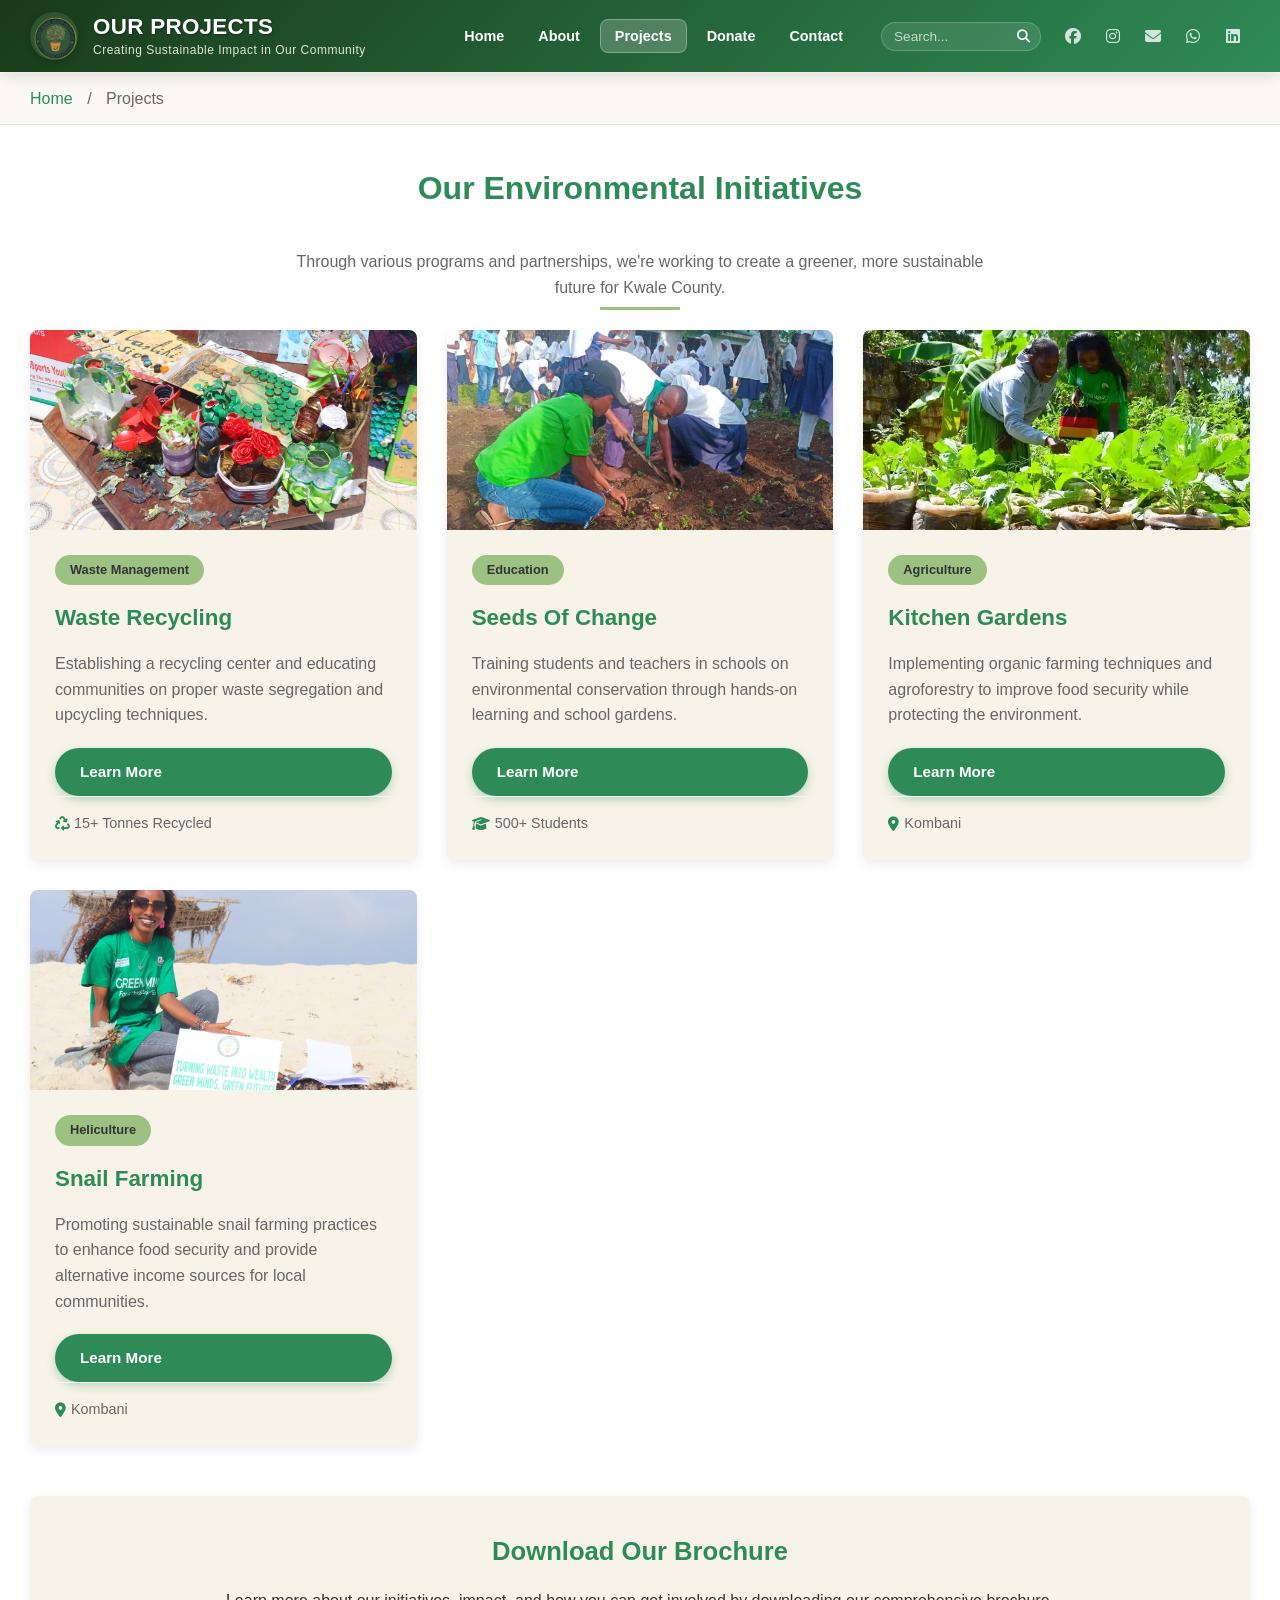
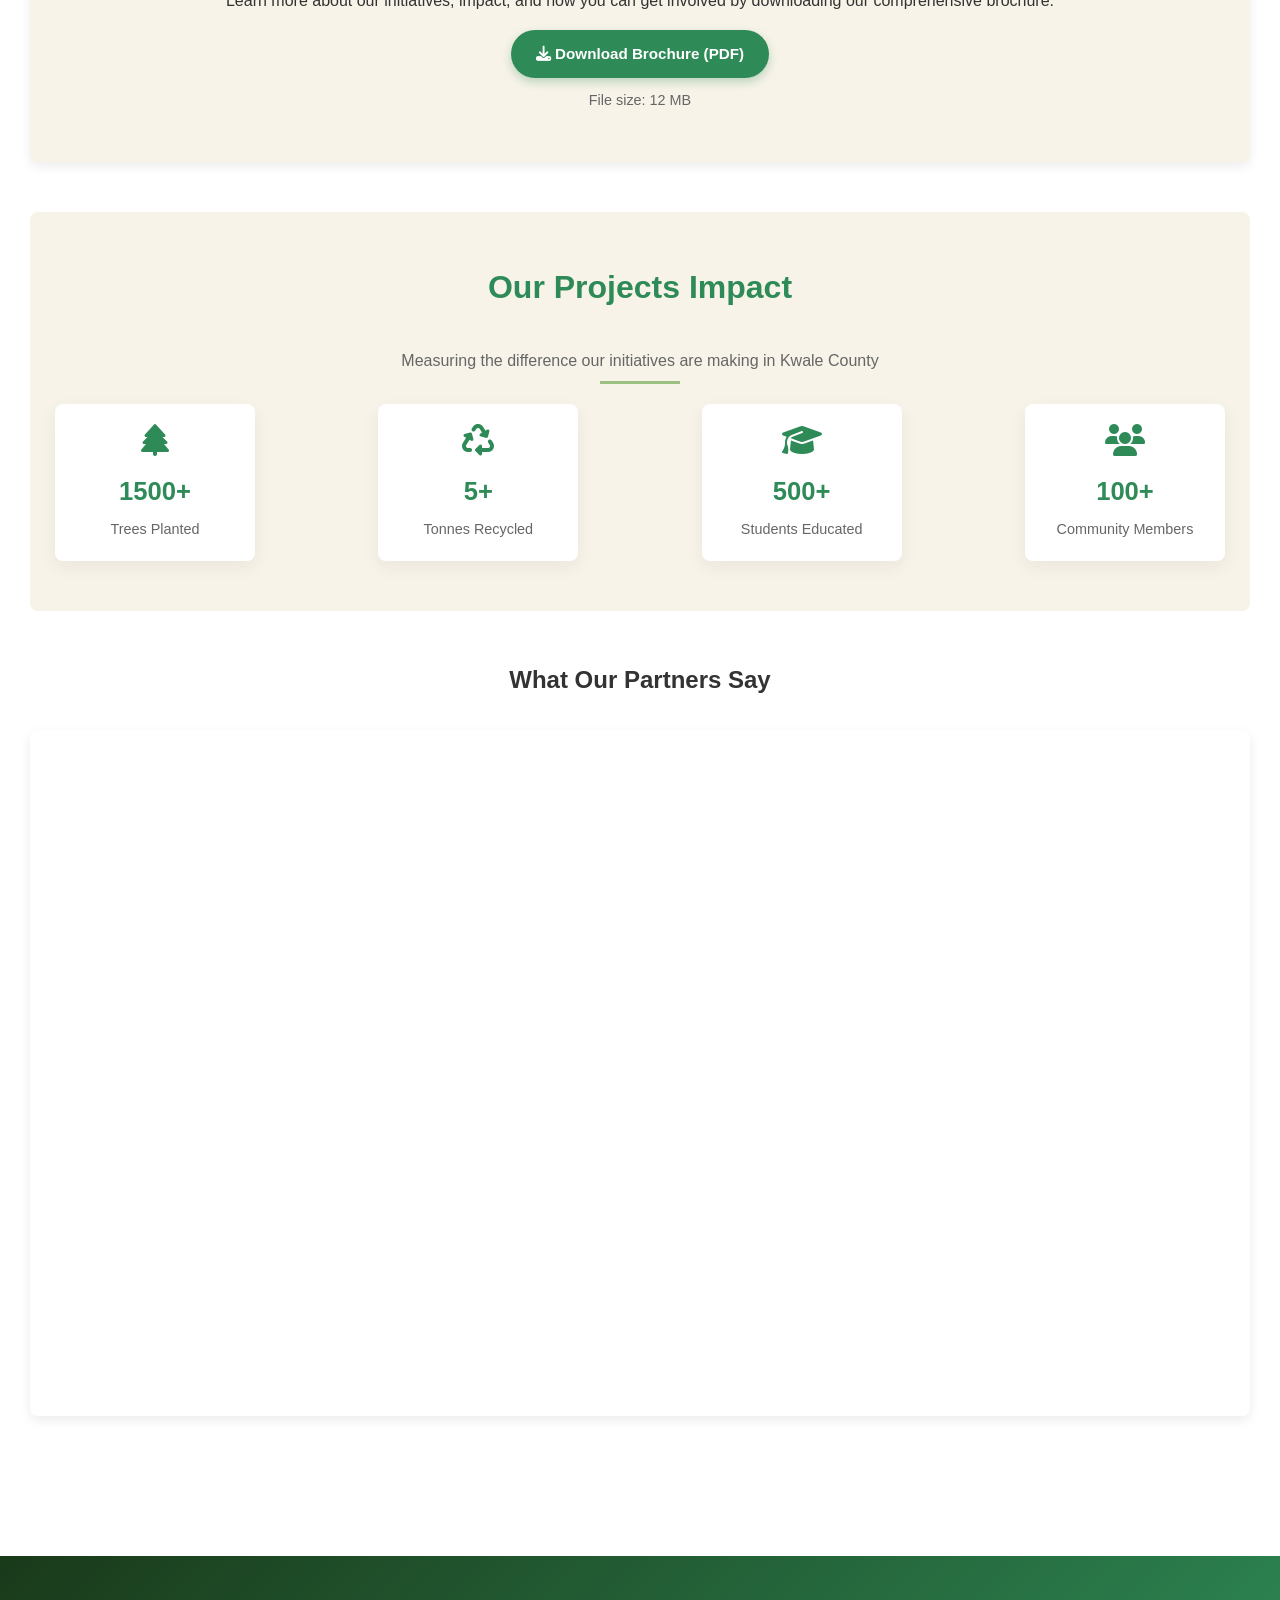
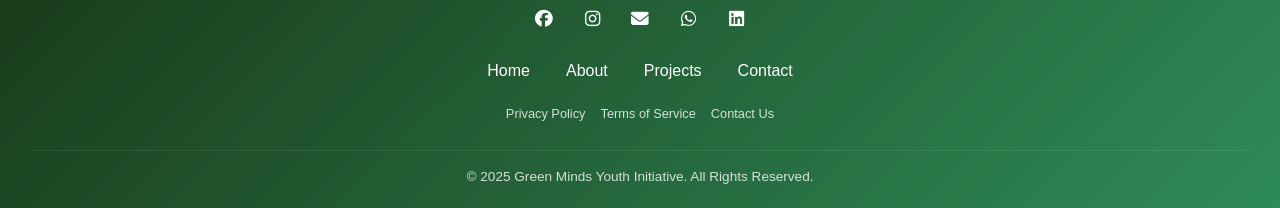
<file: pages/projects.html>
<!DOCTYPE html>
<html lang="en">
<head>
  <meta charset="UTF-8">
  <meta name="viewport" content="width=device-width, initial-scale=1.0">
  <title>Projects - Green Minds Youth Initiative</title>
  <link rel="icon" href="../images/green-minds-logo.png" type="image/png">
  <link rel="stylesheet" href="https://cdnjs.cloudflare.com/ajax/libs/font-awesome/6.4.0/css/all.min.css">
  <link rel="stylesheet" href="../styles.css">
</head>
<body>
  <!-- Combined Header & Navigation -->
<header class="combined-header">
  <div class="header-nav-container">
    <!-- Logo and Brand -->
    <div class="header-brand">
      <img src="../images/green-minds-logo.png" alt="Green Minds Logo" class="header-logo">
      <div class="header-text">
        <h1 class="header-title">OUR PROJECTS</h1>
        <p class="header-subtitle">Creating Sustainable Impact in Our Community</p>
      </div>
    </div>

    <!-- Mobile Menu Button -->
    <button class="mobile-menu-btn" id="mobileMenuBtn">
      <i class="fas fa-bars"></i>
    </button>

    <!-- Navigation Content -->
    <div class="header-nav-content" id="headerNavContent">
      <!-- Navigation Menu -->
      <ul class="nav-menu">
        <li><a href="../index.html">Home</a></li>
        <li><a href="about.html">About</a></li>
        <li><a href="projects.html" class="active">Projects</a></li>
        <li><a href="donate.html">Donate</a></li>
        <li><a href="contact.html">Contact</a></li>
      </ul>

      <!-- Search and Social Icons -->
      <div class="header-utilities">
        <div class="search-container">
          <input type="search" placeholder="Search..." id="searchInput">
          <button type="button" id="searchButton"><i class="fas fa-search"></i></button>
          <div class="search-results" id="searchResults"></div>
        </div>
        
        <div class="social-icons">
          <a href="https://www.facebook.com/profile.php?id=61569551323460" target="_blank" aria-label="Facebook"><i class="fab fa-facebook"></i></a>
          <a href="https://www.instagram.com/greenmindsyouthinitiative?utm_source=qr&igsh=dXdjbzA1bXltZGU=" target="_blank" aria-label="Instagram"><i class="fab fa-instagram"></i></a>
          <a href="mailto:greenmindsyouthinitiative20@gmail.com" aria-label="Email"><i class="fas fa-envelope"></i></a>
          <a href="https://wa.me/+254769718607" target="_blank" aria-label="WhatsApp"><i class="fab fa-whatsapp"></i></a>
          <a href="https://linkedin.com/green-minds-youth-initiative/" target="_blank" aria-label="LinkedIn"><i class="fab fa-linkedin"></i></a>
        </div>
      </div>
    </div>
  </div>
</header>

<!-- Breadcrumb Navigation -->
<nav class="breadcrumb">
  <div class="nav-container">
    <a href="../index.html">Home</a>
    <span class="breadcrumb-separator">/</span>
    <span id="currentPage">Projects</span>
  </div>
</nav>
  <!-- Main Content -->
  <main>
    <section class="section">
      <div class="section-title">
        <h2>Our Environmental Initiatives</h2>
        <p>Through various programs and partnerships, we're working to create a greener, more sustainable future for Kwale County.</p>
      </div>

      <div class="projects-grid">
       <!-- Project 1 -->
        <article class="project-card">
          <div class="project-image">
            <img src="../images/recycling.jpg" alt="Waste Management Program">
          </div>
          <div class="project-content">
            <span class="project-category">Waste Management</span>
            <h3 class="project-title">Waste Recycling</h3>
            <p class="project-description">Establishing a recycling center and educating communities on proper waste segregation and upcycling techniques.</p>
            <a href="waste-management.html" class="btn">Learn More</a>
            <div class="project-stats">
              <span class="project-stat"><i class="fas fa-recycle"></i> 15+ Tonnes Recycled</span>
            </div>
          </div>
        </article>

        <!-- Project 2 -->
        <article class="project-card">
          <div class="project-image">
            <img src="../images/green schools.jpg" alt="Environmental Education">
          </div>
          <div class="project-content">
            <span class="project-category">Education</span>
            <h3 class="project-title">Seeds Of Change</h3>
            <p class="project-description">Training students and teachers in  schools on environmental conservation through hands-on learning and school gardens.</p>
            <a href="project-education.html" class="btn">Learn More</a>
            <div class="project-stats">
              <span class="project-stat"><i class="fas fa-graduation-cap"></i> 500+ Students</span>
            </div>
          </div>
        </article>

        <!-- Project 3-->
        <article class="project-card">
          <div class="project-image">
            <img src="../images/sustainable farming.jpg" alt="Sustainable Agriculture">
          </div>
          <div class="project-content">
            <span class="project-category">Agriculture</span>
            <h3 class="project-title">Kitchen Gardens</h3>
            <p class="project-description">Implementing organic farming techniques and agroforestry to improve food security while protecting the environment.</p>
            <a href="project-agriculture.html" class="btn">Learn More</a>
            <div class="project-stats">
              <span class="project-stat"><i class="fas fa-map-marker-alt"></i> Kombani</span>
            </div>
          </div>
        </article>

        <!-- Project 4-->
        <article class="project-card">
          <div class="project-image">
            <img src="../images/beach clean up.jpg" alt="Coastal conservation">
          </div>
          <div class="project-content">
            <span class="project-category">Heliculture</span> 
            <h3 class="project-title">Snail Farming</h3>
            <p class="project-description">Promoting sustainable snail farming practices to enhance food security and provide alternative income sources for local communities.</p>
            <a href="project-heliculture.html" class="btn">Learn More</a>
            <div class="project-stats">
              <span class="project-stat"><i class="fas fa-map-marker-alt"></i> Kombani</span>
            </div>
          </div>
        </article>
      </div>
    </section>
    <!-- Brochure Download Section -->
    <section class="section">
  <div class="content-section" style="text-align: center;">
    <h2>Download Our Brochure</h2>
    <p>Learn more about our initiatives, impact, and how you can get involved by downloading our comprehensive brochure.</p>
    <a href="../documents/green-minds-brochure.pdf" download class="btn">
      <i class="fas fa-download"></i> Download Brochure (PDF)
    </a>
    <p style="margin-top: 10px; font-size: 0.9rem; color: var(--medium-gray);">
      File size: 12 MB
    </p>
  </div>
</section>

    <!-- Impact Section -->
    <section class="impact-section">
      <div class="section-title">
        <h2>Our Projects Impact</h2>
        <p>Measuring the difference our initiatives are making in Kwale County</p>
      </div>
      <div class="impact-stats">
        <div class="impact-item">
          <i class="fas fa-tree" aria-hidden="true"></i>
          <h3>1500+</h3>
          <p>Trees Planted</p>
        </div>
        <div class="impact-item">
          <i class="fas fa-recycle" aria-hidden="true"></i>
          <h3>5+</h3>
          <p>Tonnes Recycled</p>
        </div>
        <div class="impact-item">
          <i class="fas fa-graduation-cap" aria-hidden="true"></i>
          <h3>500+</h3>
          <p>Students Educated</p>
        </div>
       
        <div class="impact-item">
          <i class="fas fa-users" aria-hidden="true"></i>
          <h3>100+</h3>
          <p>Community Members</p>
        </div>
      </div>
    </section>
      <!-- Partner Testimonials Carousel -->
     <div class="testimonial-carousel">
        <h2 style="text-align: center; margin-bottom: 30px;">What Our Partners Say</h2>
        <div class="video-container">
          <iframe width="360" height="115" src="https://www.youtube.com/embed/your-video-id" title="Our Story" frameborder="0" allowfullscreen></iframe>
        </div>
      </div>
    </section>
  </main>

 <!-- Footer -->
  <footer>
    <div class="footer-container">
      
      <div class="footer-middle">
        <div class="footer-social">
          <a href="https://www.facebook.com/profile.php?id=61569551323460" target="_blank" aria-label="Facebook"><i class="fab fa-facebook"></i></a>
          <a href="https://www.instagram.com/greenmindsyouthinitiative?utm_source=qr&igsh=dXdjbzA1bXltZGU=" target="_blank" aria-label="Instagram"><i class="fab fa-instagram"></i></a>
          <a href="mailto:greenmindsyouthinitiative20@gmail.com" aria-label="Email"><i class="fas fa-envelope"></i></a>
          <a href="https://wa.me/+254769718607" target="_blank" aria-label="WhatsApp"><i class="fab fa-whatsapp"></i></a>
          <a href="https://linkedin.com/green-minds-youth-initiative/" target="_blank" aria-label="LinkedIn"><i class="fab fa-linkedin"></i></a>
        </div>
        
        <div class="footer-links">
          <a href="../index.html">Home</a>
          <a href="about.html">About</a>
          <a href="projects.html">Projects</a>
          <a href="contact.html">Contact</a>
        </div>

        <!-- Legal Links -->
        <div class="legal-links">
          <a href="privacy.html">Privacy Policy</a>
          <a href="terms.html">Terms of Service</a>
          <a href="contact.html">Contact Us</a>
        </div>
        
        <p class="copyright">&copy; 2025 Green Minds Youth Initiative. All Rights Reserved.</p>
      </div>
    
    </div>
  </footer>

  <script src="../script.js"></script>
</body>
</html>
</file>
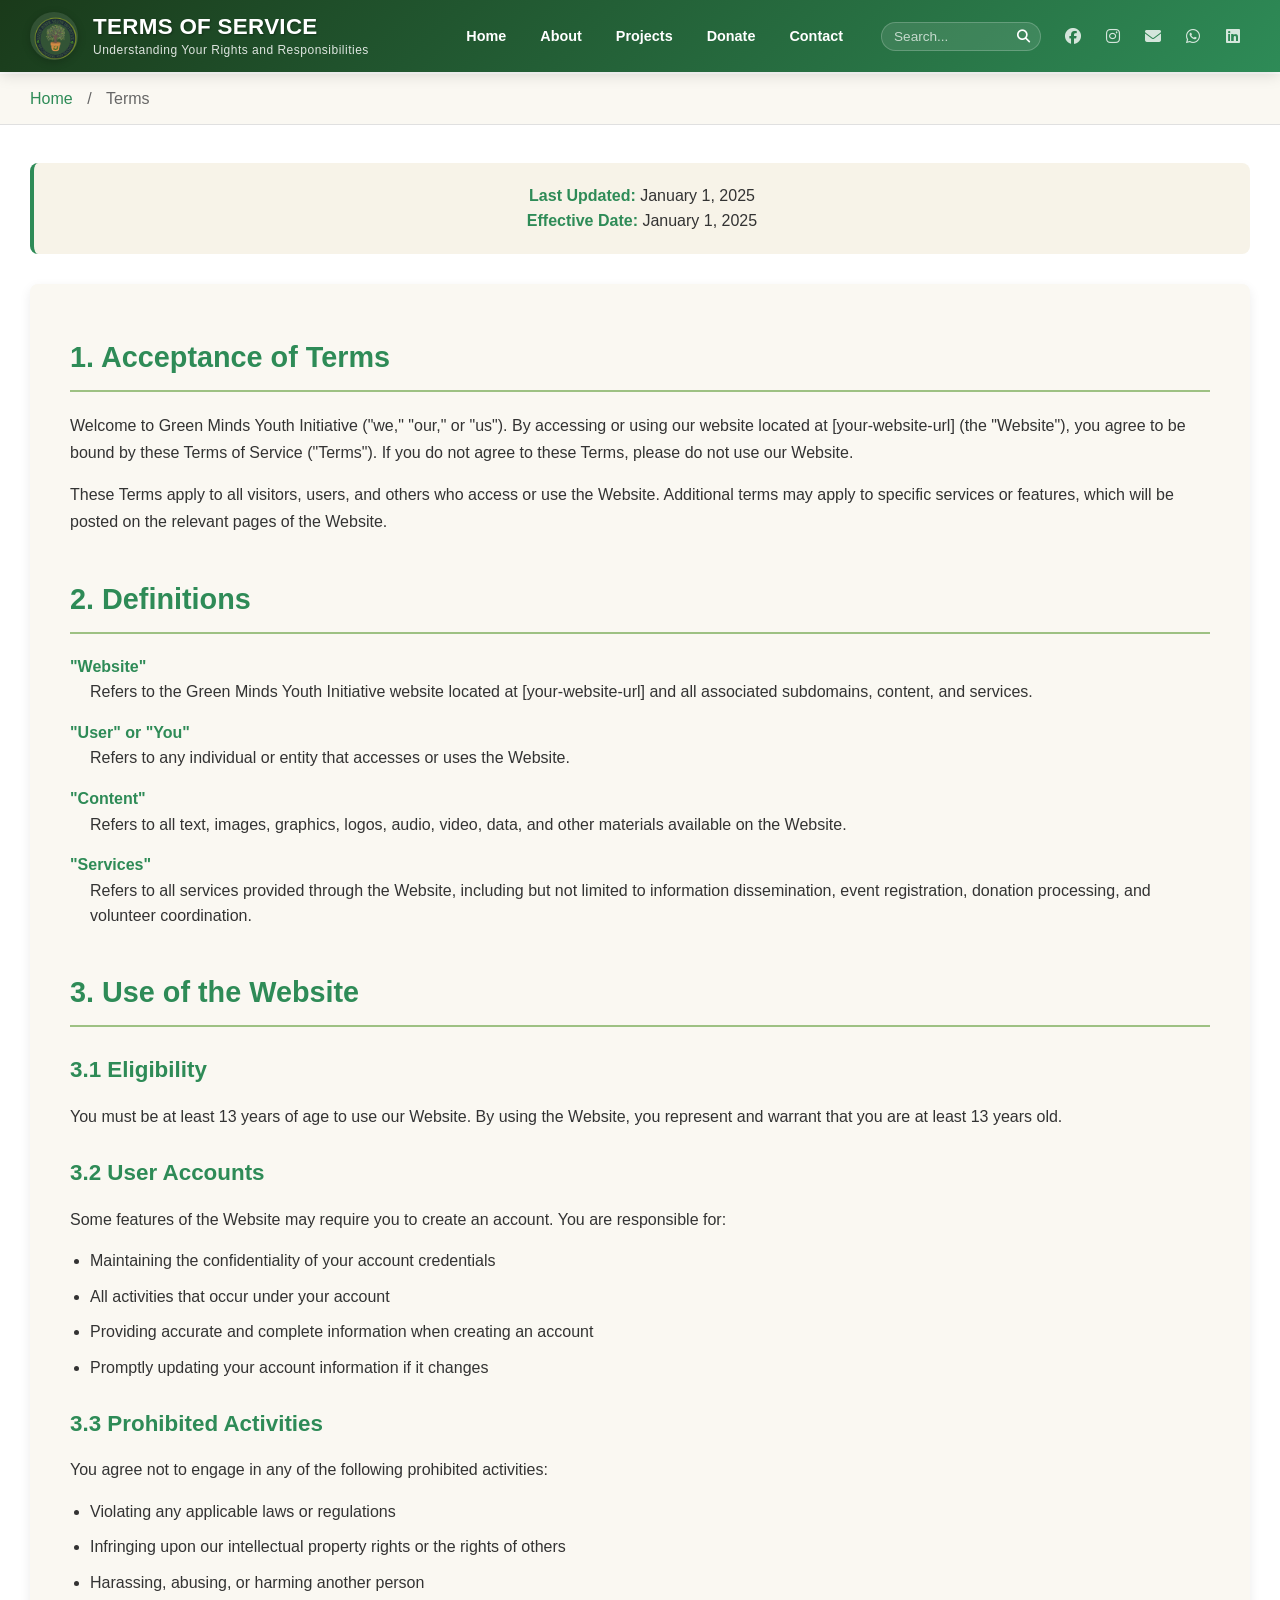
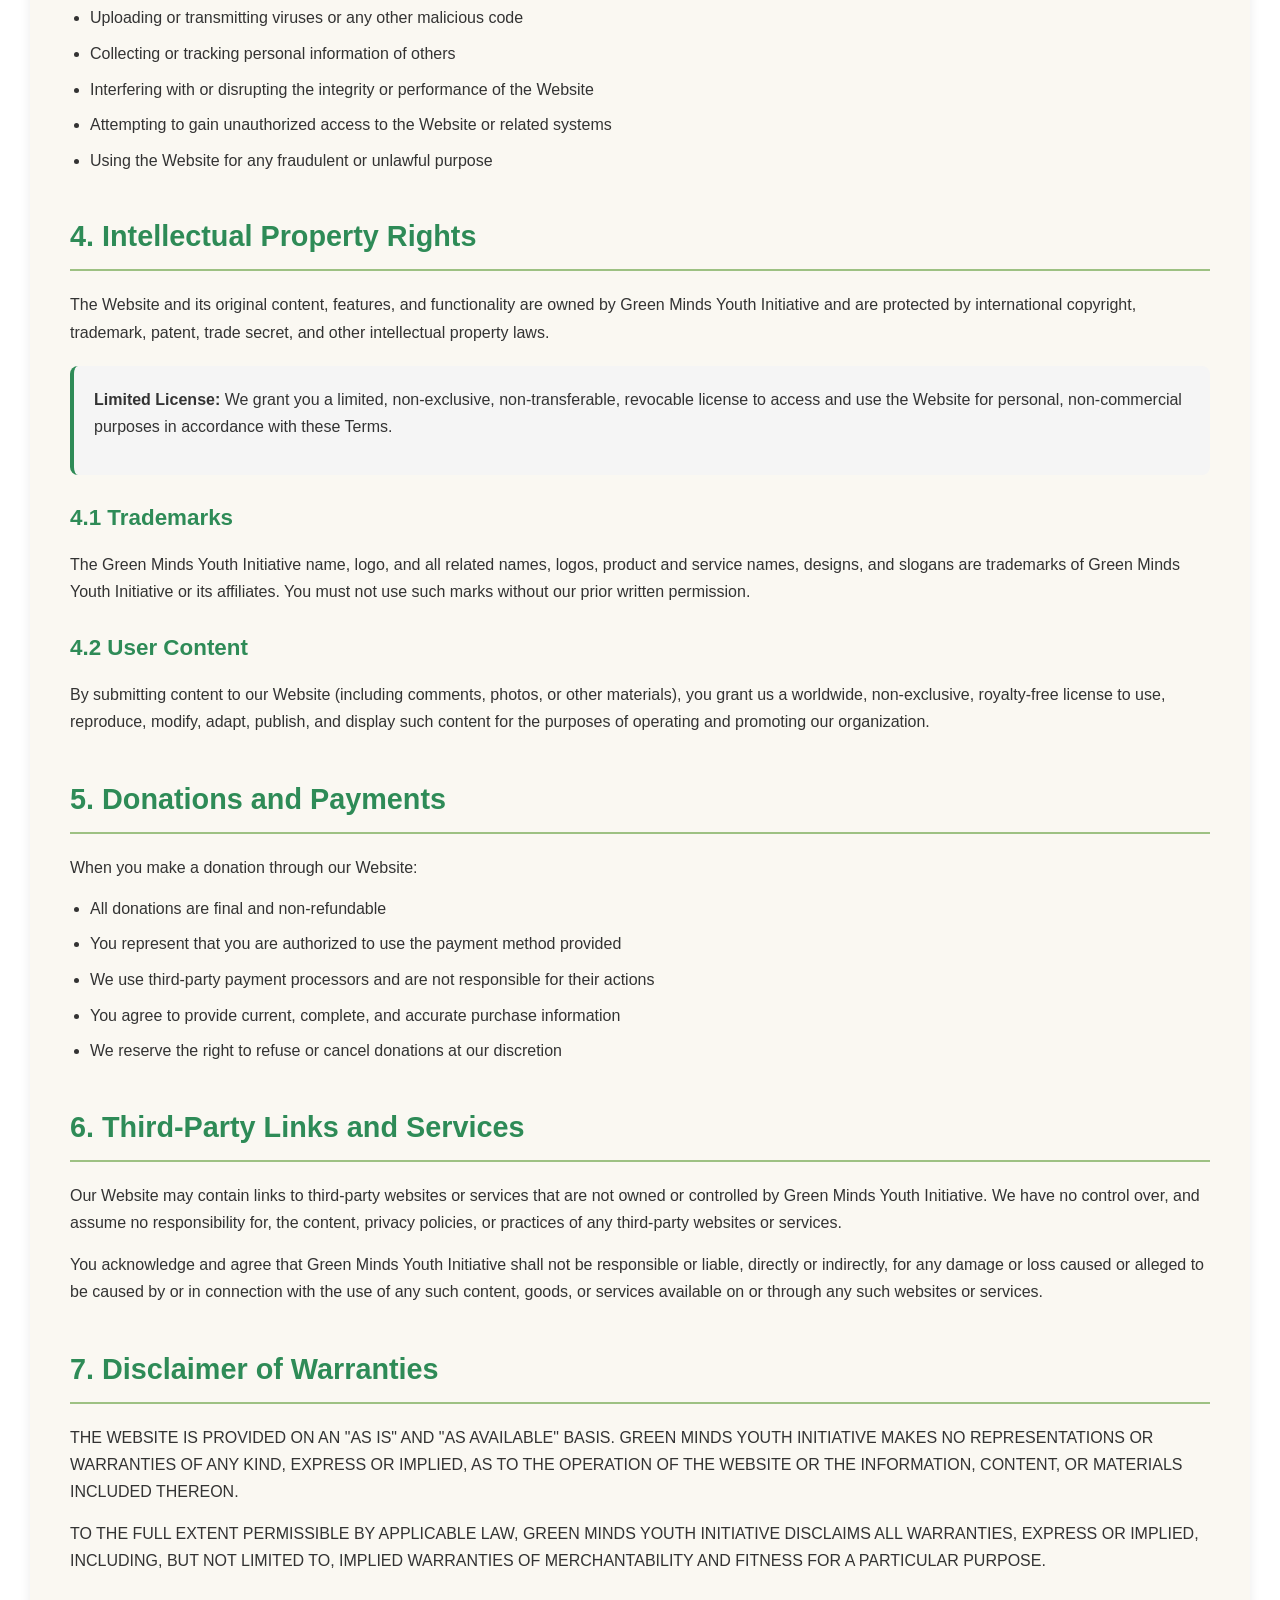
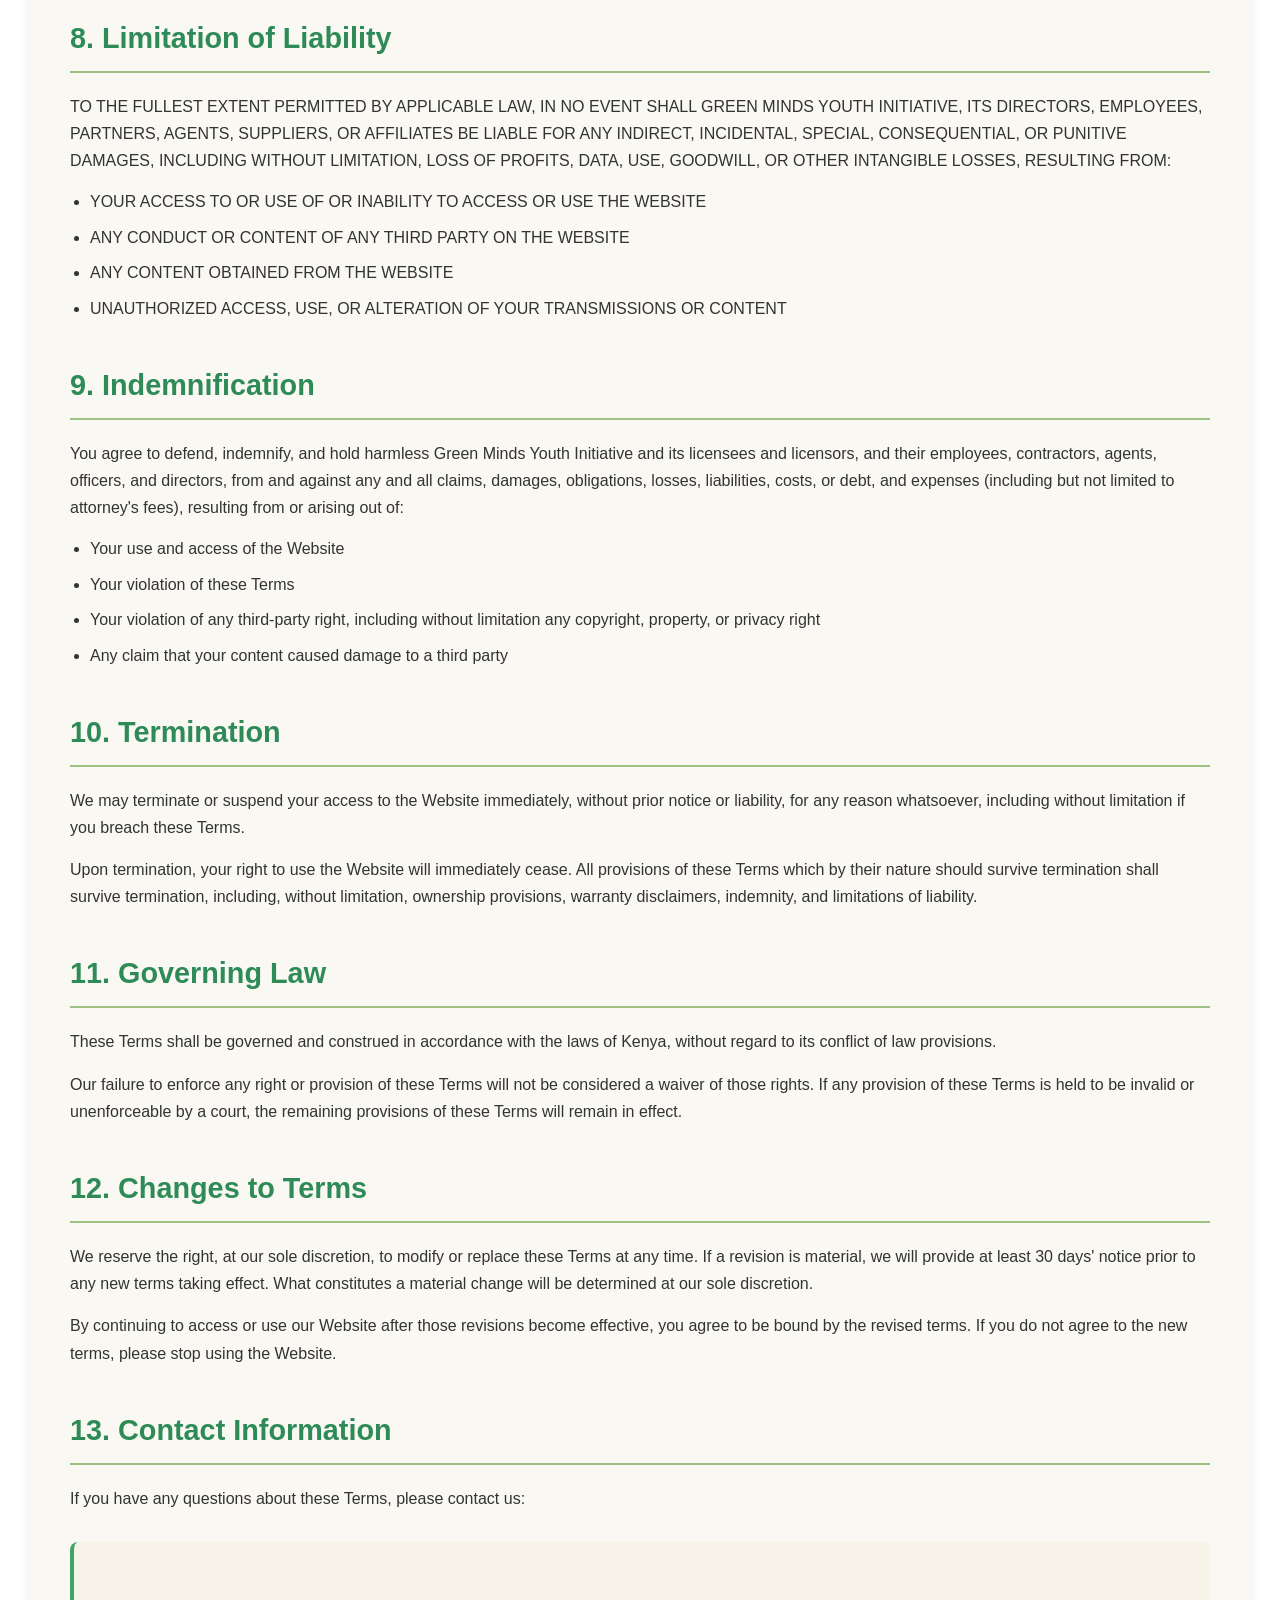
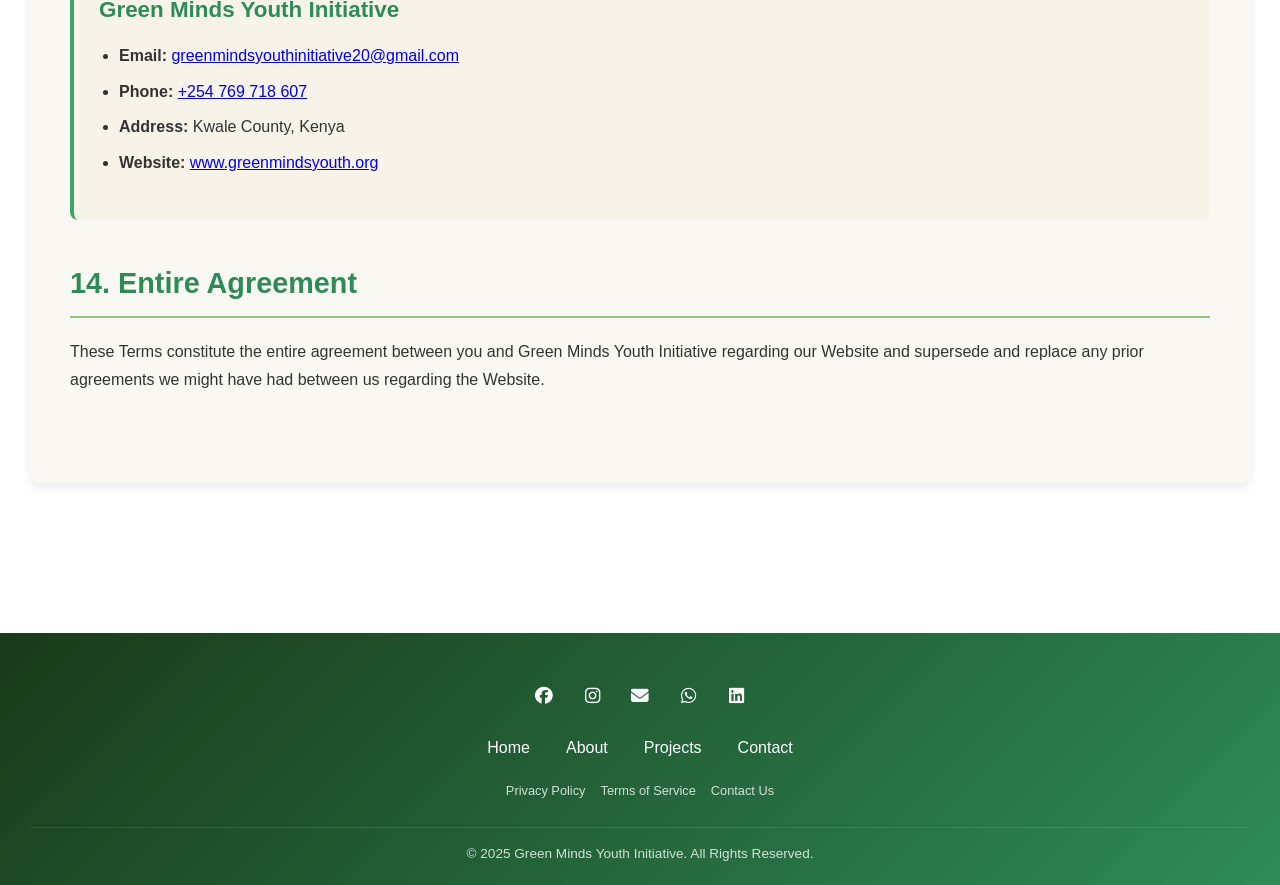
<file: pages/terms.html>
<!DOCTYPE html>
<html lang="en">
<head>
  <meta charset="UTF-8">
  <meta name="viewport" content="width=device-width, initial-scale=1.0">
  <title>Terms of Service - Green Minds Youth Initiative</title>
  <link rel="icon" href="../images/green-minds-logo.png" type="image/png">
  <link rel="stylesheet" href="https://cdnjs.cloudflare.com/ajax/libs/font-awesome/6.4.0/css/all.min.css">
  <link rel="stylesheet" href="../styles.css">
  <style>
    /* Additional styles for legal pages */
    .legal-content {
      background-color: var(--light-beige);
      padding: 50px 40px;
      border-radius: var(--border-radius);
      box-shadow: var(--shadow);
      margin-bottom: 40px;
    }

    .legal-section {
      margin-bottom: 40px;
    }

    .legal-section h2 {
      color: var(--dark-green);
      margin-bottom: 20px;
      font-size: 1.8rem;
      border-bottom: 2px solid var(--light-green);
      padding-bottom: 10px;
    }

    .legal-section h3 {
      color: var(--dark-green);
      margin: 25px 0 15px 0;
      font-size: 1.4rem;
    }

    .legal-section p {
      margin-bottom: 15px;
      line-height: 1.7;
      color: var(--dark-gray);
    }

    .legal-section ul {
      margin: 15px 0 20px 20px;
    }

    .legal-section li {
      margin-bottom: 10px;
      line-height: 1.6;
    }

    .last-updated {
      background-color: var(--beige);
      padding: 20px;
      border-radius: var(--border-radius);
      margin-bottom: 30px;
      text-align: center;
      border-left: 4px solid var(--dark-green);
    }

    .last-updated strong {
      color: var(--dark-green);
    }

    .contact-info-box {
      background-color: var(--beige);
      padding: 25px;
      border-radius: var(--border-radius);
      margin-top: 30px;
      border-left: 4px solid var(--medium-green);
    }

    .contact-info-box h3 {
      color: var(--dark-green);
      margin-bottom: 15px;
    }

    .highlight-box {
      background-color: var(--light-gray);
      border-left: 4px solid var(--dark-green);
      padding: 20px;
      margin: 20px 0;
      border-radius: var(--border-radius);
    }

    .definition-list {
      margin: 20px 0;
    }

    .definition-list dt {
      font-weight: bold;
      color: var(--dark-green);
      margin-top: 15px;
    }

    .definition-list dd {
      margin-left: 20px;
      margin-bottom: 15px;
    }

    @media (max-width: 768px) {
      .legal-content {
        padding: 30px 20px;
      }
      
      .legal-section h2 {
        font-size: 1.6rem;
      }
      
      .legal-section h3 {
        font-size: 1.3rem;
      }
    }
  </style>
</head>
<body>
 <!-- Combined Header & Navigation -->
<header class="combined-header">
  <div class="header-nav-container">
    <!-- Logo and Brand -->
    <div class="header-brand">
      <img src="../images/green-minds-logo.png" alt="Green Minds Logo" class="header-logo">
      <div class="header-text">
        <h1 class="header-title">TERMS OF SERVICE</h1>
        <p class="header-subtitle">Understanding Your Rights and Responsibilities</p>
      </div>
    </div>

    <!-- Mobile Menu Button -->
    <button class="mobile-menu-btn" id="mobileMenuBtn">
      <i class="fas fa-bars"></i>
    </button>

    <!-- Navigation Content -->
    <div class="header-nav-content" id="headerNavContent">
      <!-- Navigation Menu -->
      <ul class="nav-menu">
        <li><a href="../index.html">Home</a></li>
        <li><a href="about.html">About</a></li>
        <li><a href="projects.html">Projects</a></li>
        <li><a href="donate.html">Donate</a></li>
        <li><a href="contact.html">Contact</a></li>
      </ul>

      <!-- Search and Social Icons -->
      <div class="header-utilities">
        <div class="search-container">
          <input type="search" placeholder="Search..." id="searchInput">
          <button type="button" id="searchButton"><i class="fas fa-search"></i></button>
          <div class="search-results" id="searchResults"></div>
        </div>
        
        <div class="social-icons">
          <a href="https://www.facebook.com/profile.php?id=61569551323460" target="_blank" aria-label="Facebook"><i class="fab fa-facebook"></i></a>
          <a href="https://www.instagram.com/greenmindsyouthinitiative?utm_source=qr&igsh=dXdjbzA1bXltZGU=" target="_blank" aria-label="Instagram"><i class="fab fa-instagram"></i></a>
          <a href="mailto:greenmindsyouthinitiative20@gmail.com" aria-label="Email"><i class="fas fa-envelope"></i></a>
          <a href="https://wa.me/+254769718607" target="_blank" aria-label="WhatsApp"><i class="fab fa-whatsapp"></i></a>
          <a href="https://linkedin.com/green-minds-youth-initiative/" target="_blank" aria-label="LinkedIn"><i class="fab fa-linkedin"></i></a>
        </div>
      </div>
    </div>
  </div>
</header>

<!-- Breadcrumb Navigation -->
<nav class="breadcrumb">
  <div class="nav-container">
    <a href="../index.html">Home</a>
    <span class="breadcrumb-separator">/</span>
    <span id="currentPage"></span>
  </div>
</nav>

  <!-- Main Content -->
  <main>
    <section class="section">
      <div class="last-updated">
        <p><strong>Last Updated:</strong> January 1, 2025</p>
        <p><strong>Effective Date:</strong> January 1, 2025</p>
      </div>

      <div class="legal-content">
        <div class="legal-section">
          <h2>1. Acceptance of Terms</h2>
          <p>Welcome to Green Minds Youth Initiative ("we," "our," or "us"). By accessing or using our website located at [your-website-url] (the "Website"), you agree to be bound by these Terms of Service ("Terms"). If you do not agree to these Terms, please do not use our Website.</p>
          <p>These Terms apply to all visitors, users, and others who access or use the Website. Additional terms may apply to specific services or features, which will be posted on the relevant pages of the Website.</p>
        </div>

        <div class="legal-section">
          <h2>2. Definitions</h2>
          <dl class="definition-list">
            <dt>"Website"</dt>
            <dd>Refers to the Green Minds Youth Initiative website located at [your-website-url] and all associated subdomains, content, and services.</dd>
            
            <dt>"User" or "You"</dt>
            <dd>Refers to any individual or entity that accesses or uses the Website.</dd>
            
            <dt>"Content"</dt>
            <dd>Refers to all text, images, graphics, logos, audio, video, data, and other materials available on the Website.</dd>
            
            <dt>"Services"</dt>
            <dd>Refers to all services provided through the Website, including but not limited to information dissemination, event registration, donation processing, and volunteer coordination.</dd>
          </dl>
        </div>

        <div class="legal-section">
          <h2>3. Use of the Website</h2>
          
          <h3>3.1 Eligibility</h3>
          <p>You must be at least 13 years of age to use our Website. By using the Website, you represent and warrant that you are at least 13 years old.</p>
          
          <h3>3.2 User Accounts</h3>
          <p>Some features of the Website may require you to create an account. You are responsible for:</p>
          <ul>
            <li>Maintaining the confidentiality of your account credentials</li>
            <li>All activities that occur under your account</li>
            <li>Providing accurate and complete information when creating an account</li>
            <li>Promptly updating your account information if it changes</li>
          </ul>
          
          <h3>3.3 Prohibited Activities</h3>
          <p>You agree not to engage in any of the following prohibited activities:</p>
          <ul>
            <li>Violating any applicable laws or regulations</li>
            <li>Infringing upon our intellectual property rights or the rights of others</li>
            <li>Harassing, abusing, or harming another person</li>
            <li>Uploading or transmitting viruses or any other malicious code</li>
            <li>Collecting or tracking personal information of others</li>
            <li>Interfering with or disrupting the integrity or performance of the Website</li>
            <li>Attempting to gain unauthorized access to the Website or related systems</li>
            <li>Using the Website for any fraudulent or unlawful purpose</li>
          </ul>
        </div>

        <div class="legal-section">
          <h2>4. Intellectual Property Rights</h2>
          <p>The Website and its original content, features, and functionality are owned by Green Minds Youth Initiative and are protected by international copyright, trademark, patent, trade secret, and other intellectual property laws.</p>
          
          <div class="highlight-box">
            <p><strong>Limited License:</strong> We grant you a limited, non-exclusive, non-transferable, revocable license to access and use the Website for personal, non-commercial purposes in accordance with these Terms.</p>
          </div>
          
          <h3>4.1 Trademarks</h3>
          <p>The Green Minds Youth Initiative name, logo, and all related names, logos, product and service names, designs, and slogans are trademarks of Green Minds Youth Initiative or its affiliates. You must not use such marks without our prior written permission.</p>
          
          <h3>4.2 User Content</h3>
          <p>By submitting content to our Website (including comments, photos, or other materials), you grant us a worldwide, non-exclusive, royalty-free license to use, reproduce, modify, adapt, publish, and display such content for the purposes of operating and promoting our organization.</p>
        </div>

        <div class="legal-section">
          <h2>5. Donations and Payments</h2>
          <p>When you make a donation through our Website:</p>
          <ul>
            <li>All donations are final and non-refundable</li>
            <li>You represent that you are authorized to use the payment method provided</li>
            <li>We use third-party payment processors and are not responsible for their actions</li>
            <li>You agree to provide current, complete, and accurate purchase information</li>
            <li>We reserve the right to refuse or cancel donations at our discretion</li>
          </ul>
        </div>

        <div class="legal-section">
          <h2>6. Third-Party Links and Services</h2>
          <p>Our Website may contain links to third-party websites or services that are not owned or controlled by Green Minds Youth Initiative. We have no control over, and assume no responsibility for, the content, privacy policies, or practices of any third-party websites or services.</p>
          <p>You acknowledge and agree that Green Minds Youth Initiative shall not be responsible or liable, directly or indirectly, for any damage or loss caused or alleged to be caused by or in connection with the use of any such content, goods, or services available on or through any such websites or services.</p>
        </div>

        <div class="legal-section">
          <h2>7. Disclaimer of Warranties</h2>
          <p>THE WEBSITE IS PROVIDED ON AN "AS IS" AND "AS AVAILABLE" BASIS. GREEN MINDS YOUTH INITIATIVE MAKES NO REPRESENTATIONS OR WARRANTIES OF ANY KIND, EXPRESS OR IMPLIED, AS TO THE OPERATION OF THE WEBSITE OR THE INFORMATION, CONTENT, OR MATERIALS INCLUDED THEREON.</p>
          <p>TO THE FULL EXTENT PERMISSIBLE BY APPLICABLE LAW, GREEN MINDS YOUTH INITIATIVE DISCLAIMS ALL WARRANTIES, EXPRESS OR IMPLIED, INCLUDING, BUT NOT LIMITED TO, IMPLIED WARRANTIES OF MERCHANTABILITY AND FITNESS FOR A PARTICULAR PURPOSE.</p>
        </div>

        <div class="legal-section">
          <h2>8. Limitation of Liability</h2>
          <p>TO THE FULLEST EXTENT PERMITTED BY APPLICABLE LAW, IN NO EVENT SHALL GREEN MINDS YOUTH INITIATIVE, ITS DIRECTORS, EMPLOYEES, PARTNERS, AGENTS, SUPPLIERS, OR AFFILIATES BE LIABLE FOR ANY INDIRECT, INCIDENTAL, SPECIAL, CONSEQUENTIAL, OR PUNITIVE DAMAGES, INCLUDING WITHOUT LIMITATION, LOSS OF PROFITS, DATA, USE, GOODWILL, OR OTHER INTANGIBLE LOSSES, RESULTING FROM:</p>
          <ul>
            <li>YOUR ACCESS TO OR USE OF OR INABILITY TO ACCESS OR USE THE WEBSITE</li>
            <li>ANY CONDUCT OR CONTENT OF ANY THIRD PARTY ON THE WEBSITE</li>
            <li>ANY CONTENT OBTAINED FROM THE WEBSITE</li>
            <li>UNAUTHORIZED ACCESS, USE, OR ALTERATION OF YOUR TRANSMISSIONS OR CONTENT</li>
          </ul>
        </div>

        <div class="legal-section">
          <h2>9. Indemnification</h2>
          <p>You agree to defend, indemnify, and hold harmless Green Minds Youth Initiative and its licensees and licensors, and their employees, contractors, agents, officers, and directors, from and against any and all claims, damages, obligations, losses, liabilities, costs, or debt, and expenses (including but not limited to attorney's fees), resulting from or arising out of:</p>
          <ul>
            <li>Your use and access of the Website</li>
            <li>Your violation of these Terms</li>
            <li>Your violation of any third-party right, including without limitation any copyright, property, or privacy right</li>
            <li>Any claim that your content caused damage to a third party</li>
          </ul>
        </div>

        <div class="legal-section">
          <h2>10. Termination</h2>
          <p>We may terminate or suspend your access to the Website immediately, without prior notice or liability, for any reason whatsoever, including without limitation if you breach these Terms.</p>
          <p>Upon termination, your right to use the Website will immediately cease. All provisions of these Terms which by their nature should survive termination shall survive termination, including, without limitation, ownership provisions, warranty disclaimers, indemnity, and limitations of liability.</p>
        </div>

        <div class="legal-section">
          <h2>11. Governing Law</h2>
          <p>These Terms shall be governed and construed in accordance with the laws of Kenya, without regard to its conflict of law provisions.</p>
          <p>Our failure to enforce any right or provision of these Terms will not be considered a waiver of those rights. If any provision of these Terms is held to be invalid or unenforceable by a court, the remaining provisions of these Terms will remain in effect.</p>
        </div>

        <div class="legal-section">
          <h2>12. Changes to Terms</h2>
          <p>We reserve the right, at our sole discretion, to modify or replace these Terms at any time. If a revision is material, we will provide at least 30 days' notice prior to any new terms taking effect. What constitutes a material change will be determined at our sole discretion.</p>
          <p>By continuing to access or use our Website after those revisions become effective, you agree to be bound by the revised terms. If you do not agree to the new terms, please stop using the Website.</p>
        </div>

        <div class="legal-section">
          <h2>13. Contact Information</h2>
          <p>If you have any questions about these Terms, please contact us:</p>
          <div class="contact-info-box">
            <h3>Green Minds Youth Initiative</h3>
            <ul>
              <li><strong>Email:</strong> <a href="mailto:greenmindsyouthinitiative20@gmail.com">greenmindsyouthinitiative20@gmail.com</a></li>
              <li><strong>Phone:</strong> <a href="tel:+254769718607">+254 769 718 607</a></li>
              <li><strong>Address:</strong> Kwale County, Kenya</li>
              <li><strong>Website:</strong> <a href="../index.html">www.greenmindsyouth.org</a></li>
            </ul>
          </div>
        </div>

        <div class="legal-section">
          <h2>14. Entire Agreement</h2>
          <p>These Terms constitute the entire agreement between you and Green Minds Youth Initiative regarding our Website and supersede and replace any prior agreements we might have had between us regarding the Website.</p>
        </div>
      </div>
    </section>
  </main>

  <!-- Footer -->
  <footer>
    <div class="footer-container">
    
      
      <div class="footer-middle">
        <div class="footer-social">
          <a href="https://www.facebook.com/profile.php?id=61569551323460" target="_blank" aria-label="Facebook"><i class="fab fa-facebook"></i></a>
          <a href="https://www.instagram.com/greenmindsyouthinitiative?utm_source=qr&igsh=dXdjbzA1bXltZGU=" target="_blank" aria-label="Instagram"><i class="fab fa-instagram"></i></a>
          <a href="mailto:greenmindsyouthinitiative20@gmail.com" aria-label="Email"><i class="fas fa-envelope"></i></a>
          <a href="https://wa.me/+254769718607" target="_blank" aria-label="WhatsApp"><i class="fab fa-whatsapp"></i></a>
          <a href="https://linkedin.com/green-minds-youth-initiative/" target="_blank" aria-label="LinkedIn"><i class="fab fa-linkedin"></i></a>
        </div>
        
        <div class="footer-links">
          <a href="../index.html">Home</a>
          <a href="about.html">About</a>
          <a href="projects.html">Projects</a>
          <a href="contact.html">Contact</a>
        </div>

        <!-- Legal Links -->
        <div class="legal-links">
          <a href="privacy.html">Privacy Policy</a>
          <a href="terms.html">Terms of Service</a>
          <a href="contact.html">Contact Us</a>
        </div>
        
        <p class="copyright">&copy; 2025 Green Minds Youth Initiative. All Rights Reserved.</p>
      </div>
      
    </div>
  </footer>


  <script src="../script.js"></script>
</body>
</html>
</file>
<file: styles.css>
/* ============================================================
   GREEN MINDS YOUTH INITIATIVE - COMPLETE UNIFIED STYLESHEET
   Logo far left | Nav far right
   Fully responsive (desktop, tablet, mobile)
   ============================================================ */

:root {
  --dark-green: #2E8B57;
  --medium-green: #3DA56A;
  --light-green: #9DC183;
  --beige: #f7f3e8;
  --light-beige: #faf8f2;
  --dark-gray: #333;
  --medium-gray: #666;
  --light-gray: #f5f5f5;
  --white: #ffffff;
  --shadow: 0 4px 12px rgba(0, 0, 0, 0.08);
  --transition: all 0.3s ease;
  --border-radius: 8px;
}

* {
  margin: 0;
  padding: 0;
  box-sizing: border-box;
}

html {
  scroll-behavior: smooth;
}

body {
  font-family: 'Segoe UI', Tahoma, Geneva, Verdana, sans-serif;
  line-height: 1.6;
  color: var(--dark-gray);
  background-color: var(--white);
  overflow-x: hidden;
}

img {
  max-width: 100%;
  height: auto;
}

/* ============================================================
   HEADER - LOGO FAR LEFT, NAV FAR RIGHT
   ============================================================ */
.combined-header {
  background: linear-gradient(135deg, #1a3a1a 0%, var(--dark-green) 100%);
  color: var(--white);
  padding: 12px 30px;
  position: sticky;
  top: 0;
  z-index: 1000;
  box-shadow: 0 2px 15px rgba(0, 0, 0, 0.15);
}

.header-nav-container {
  display: flex;
  align-items: center;
  justify-content: space-between;
  max-width: 1400px;
  margin: 0 auto;
  gap: 20px;
  flex-wrap: wrap;
}

/* ----- Logo / Brand (FAR LEFT) ----- */
.header-brand {
  display: flex;
  align-items: center;
  gap: 15px;
  flex-shrink: 0;
}

.header-logo {
  height: 48px;
  width: auto;
  border-radius: 50%;
  box-shadow: 0 2px 8px rgba(0, 0, 0, 0.2);
  transition: var(--transition);
  background: rgba(255, 255, 255, 0.1);
}

.header-logo:hover {
  transform: scale(1.03);
}

.header-text {
  display: flex;
  flex-direction: column;
  line-height: 1.2;
}

.header-title {
  font-size: 1.4rem;
  font-weight: 700;
  letter-spacing: 0.3px;
  margin: 0;
  text-shadow: 1px 1px 2px rgba(0, 0, 0, 0.3);
}

.header-subtitle {
  font-size: 0.75rem;
  margin: 2px 0 0;
  opacity: 0.85;
  letter-spacing: 0.5px;
}

/* ----- Navigation + Utilities (FAR RIGHT) ----- */
.header-nav-content {
  display: flex;
  align-items: center;
  justify-content: flex-end;
  gap: 24px;
  margin-left: auto;
  flex-wrap: wrap;
}

.nav-menu {
  display: flex;
  list-style: none;
  margin: 0;
  padding: 0;
  gap: 6px;
}

.nav-menu a {
  color: var(--white);
  text-decoration: none;
  font-weight: 600;
  padding: 8px 14px;
  border-radius: var(--border-radius);
  transition: var(--transition);
  position: relative;
  font-size: 0.9rem;
  white-space: nowrap;
}

.nav-menu a:hover {
  background-color: rgba(255, 255, 255, 0.15);
}

.nav-menu a.active {
  background-color: rgba(255, 255, 255, 0.2);
  border: 1px solid rgba(255, 255, 255, 0.3);
}

.nav-menu a::after {
  content: '';
  position: absolute;
  bottom: 0;
  left: 50%;
  width: 0;
  height: 2px;
  background-color: var(--light-green);
  transition: var(--transition);
  transform: translateX(-50%);
}

.nav-menu a:hover::after {
  width: 70%;
}

/* Search + Social */
.header-utilities {
  display: flex;
  align-items: center;
  gap: 16px;
}

.search-container {
  position: relative;
  display: flex;
  align-items: center;
}

#searchInput {
  padding: 6px 12px;
  border: 1px solid rgba(255, 255, 255, 0.2);
  border-radius: 30px;
  width: 160px;
  transition: var(--transition);
  font-size: 0.85rem;
  background: rgba(255, 255, 255, 0.1);
  color: var(--white);
  outline: none;
}

#searchInput::placeholder {
  color: rgba(255, 255, 255, 0.7);
}

#searchInput:focus {
  border-color: var(--light-green);
  width: 200px;
  background: rgba(255, 255, 255, 0.18);
}

#searchButton {
  background: transparent;
  color: var(--white);
  border: none;
  padding: 6px 10px;
  border-radius: 50%;
  cursor: pointer;
  margin-left: -34px;
  transition: var(--transition);
}

#searchButton:hover {
  color: var(--light-green);
}

.search-results {
  position: absolute;
  top: 100%;
  left: 0;
  right: 0;
  background: white;
  border: 1px solid var(--light-gray);
  border-radius: var(--border-radius);
  box-shadow: var(--shadow);
  max-height: 300px;
  overflow-y: auto;
  display: none;
  z-index: 1001;
}

.search-result-item {
  padding: 10px 15px;
  border-bottom: 1px solid var(--light-gray);
  cursor: pointer;
  transition: var(--transition);
}

.search-result-item:hover {
  background: var(--light-beige);
}

.search-result-item h4 {
  margin: 0 0 5px 0;
  color: var(--dark-green);
  font-size: 0.9rem;
}

.search-result-item p {
  margin: 0;
  font-size: 0.8rem;
  color: var(--medium-gray);
}

.social-icons {
  display: flex;
  gap: 6px;
}

.social-icons a {
  color: var(--white);
  font-size: 1rem;
  transition: var(--transition);
  width: 34px;
  height: 34px;
  display: flex;
  align-items: center;
  justify-content: center;
  border-radius: 50%;
  opacity: 0.8;
  text-decoration: none;
}

.social-icons a:hover {
  background-color: rgba(255, 255, 255, 0.15);
  transform: translateY(-2px);
  opacity: 1;
}

.mobile-menu-btn {
  display: none;
  background: none;
  border: none;
  color: var(--white);
  font-size: 1.6rem;
  cursor: pointer;
  padding: 4px 8px;
  margin-left: 10px;
}

/* ============================================================
   BREADCRUMB
   ============================================================ */
.breadcrumb {
  background-color: var(--light-beige);
  padding: 12px 0;
  border-bottom: 1px solid #e0e0e0;
  position: sticky;
  top: 74px;
  z-index: 999;
}

.breadcrumb .nav-container {
  max-width: 1400px;
  margin: 0 auto;
  padding: 0 30px;
}

.breadcrumb a {
  color: var(--dark-green);
  text-decoration: none;
  transition: var(--transition);
  font-weight: 500;
}

.breadcrumb a:hover {
  color: var(--medium-green);
  text-decoration: underline;
}

.breadcrumb-separator {
  margin: 0 10px;
  color: var(--medium-gray);
}

#currentPage {
  color: var(--medium-gray);
  text-transform: capitalize;
  font-weight: 500;
}

/* ============================================================
   MAIN CONTENT
   ============================================================ */
main {
  max-width: 1400px;
  margin: 0 auto;
  padding: 40px 30px;
}

.section {
  margin-bottom: 50px;
}

.section-title {
  text-align: center;
  margin-bottom: 30px;
  position: relative;
}

.section-title h2 {
  font-size: 2rem;
  color: var(--dark-green);
  display: inline-block;
  margin-bottom: 15px;
}

.section-title h2::after {
  content: '';
  position: absolute;
  bottom: -10px;
  left: 50%;
  transform: translateX(-50%);
  width: 80px;
  height: 3px;
  background-color: var(--light-green);
}

.section-title p {
  max-width: 700px;
  margin: 20px auto 0;
  color: var(--medium-gray);
}

/* ============================================================
   SLIDESHOW (Home page hero)
   ============================================================ */
.slideshow-container {
  position: relative;
  max-width: 1400px;
  margin: 0 auto 50px auto;
  border-radius: var(--border-radius);
  overflow: hidden;
  box-shadow: var(--shadow);
  height: 400px;
}

.slide {
  display: none;
  position: absolute;
  width: 100%;
  height: 100%;
  top: 0;
  left: 0;
}

.slide.active {
  display: block;
  animation: fade 1.5s ease-in-out;
}

.slide:nth-child(1) {
  background:
    linear-gradient(135deg, rgba(46, 139, 87, 0.85) 0%, rgba(61, 165, 106, 0.8) 100%),
    url('images/slide1.jpg') center/cover no-repeat;
}

.slide:nth-child(2) {
  background:
    linear-gradient(135deg, rgba(46, 139, 87, 0.85) 0%, rgba(61, 165, 106, 0.8) 100%),
    url('images/slide2.jpg') center/cover no-repeat;
}

.slide:nth-child(3) {
  background:
    linear-gradient(135deg, rgba(46, 139, 87, 0.85) 0%, rgba(61, 165, 106, 0.8) 100%),
    url('images/slide3.jpg') center/cover no-repeat;
}

.slide-content {
  position: relative;
  z-index: 2;
  color: var(--white);
  padding: 50px 30px;
  text-align: center;
  height: 100%;
  display: flex;
  flex-direction: column;
  justify-content: center;
  align-items: center;
}

.slide-content .section-title h2 {
  color: var(--white);
  font-size: 2.2rem;
  margin-bottom: 20px;
  text-shadow: 2px 2px 4px rgba(0, 0, 0, 0.5);
}

.slide-content .section-title p {
  color: var(--light-beige);
  font-size: 1.2rem;
  margin-bottom: 25px;
  text-shadow: 1px 1px 2px rgba(0, 0, 0, 0.5);
}

.slide-content p {
  color: var(--light-beige);
  font-size: 1rem;
  margin-bottom: 20px;
  max-width: 800px;
  text-shadow: 1px 1px 2px rgba(0, 0, 0, 0.5);
}

.slide-content .btn {
  margin-top: 20px;
  background-color: var(--white);
  color: var(--dark-green);
  border: 2px solid var(--white);
  font-weight: 600;
}

.slide-content .btn:hover {
  background-color: transparent;
  color: var(--white);
  border-color: var(--white);
  transform: translateY(-2px);
}

.prev, .next {
  cursor: pointer;
  position: absolute;
  top: 50%;
  transform: translateY(-50%);
  width: 40px;
  height: 40px;
  background-color: rgba(255, 255, 255, 0.3);
  color: var(--white);
  border: none;
  border-radius: 50%;
  font-size: 1.2rem;
  font-weight: bold;
  display: flex;
  align-items: center;
  justify-content: center;
  transition: var(--transition);
  z-index: 3;
  text-decoration: none;
}

.prev { left: 15px; }
.next { right: 15px; }

.prev:hover, .next:hover {
  background-color: rgba(255, 255, 255, 0.5);
  transform: translateY(-50%) scale(1.1);
}

.dots-container {
  position: absolute;
  bottom: 15px;
  left: 50%;
  transform: translateX(-50%);
  display: flex;
  gap: 8px;
  z-index: 3;
}

.dot {
  cursor: pointer;
  height: 10px;
  width: 10px;
  background-color: rgba(255, 255, 255, 0.5);
  border-radius: 50%;
  display: inline-block;
  transition: var(--transition);
}

.dot:hover, .dot.active {
  background-color: var(--white);
  transform: scale(1.2);
}

@keyframes fade {
  from { opacity: 0.4; }
  to { opacity: 1; }
}

/* ============================================================
   BUTTONS
   ============================================================ */
.btn {
  display: inline-block;
  background-color: var(--dark-green);
  color: var(--white);
  padding: 12px 25px;
  border-radius: 50px;
  text-decoration: none;
  font-weight: 600;
  transition: var(--transition);
  border: none;
  cursor: pointer;
  font-size: 0.95rem;
  box-shadow: 0 4px 10px rgba(46, 139, 87, 0.3);
}

.btn:hover {
  background-color: var(--medium-green);
  transform: translateY(-3px);
  box-shadow: 0 6px 15px rgba(46, 139, 87, 0.4);
}

.btn-secondary {
  background-color: transparent;
  border: 2px solid var(--white);
}

.btn-secondary:hover {
  background-color: var(--white);
  color: var(--dark-green);
}

.btn-small {
  padding: 8px 20px;
  font-size: 0.9rem;
}

.btn-download {
  background: linear-gradient(135deg, var(--dark-green) 0%, var(--medium-green) 100%);
  color: var(--white);
  padding: 12px 25px;
  border-radius: 50px;
  text-decoration: none;
  font-weight: 600;
  transition: var(--transition);
  display: inline-flex;
  align-items: center;
  gap: 8px;
  box-shadow: 0 4px 15px rgba(46, 139, 87, 0.3);
}

.btn-download:hover {
  transform: translateY(-2px);
  box-shadow: 0 6px 20px rgba(46, 139, 87, 0.4);
}

/* ============================================================
   CONTENT SECTIONS
   ============================================================ */
.content-section {
  background-color: var(--beige);
  padding: 35px 30px;
  border-radius: var(--border-radius);
  box-shadow: var(--shadow);
  margin-bottom: 25px;
  transition: var(--transition);
}

.content-section:hover {
  transform: translateY(-5px);
  box-shadow: 0 8px 20px rgba(0, 0, 0, 0.12);
}

.content-section h2 {
  color: var(--dark-green);
  margin-bottom: 15px;
  font-size: 1.6rem;
}

.content-section p {
  margin-bottom: 15px;
  line-height: 1.7;
}

/* ============================================================
   VIDEO CONTAINER
   ============================================================ */
.video-container {
  position: relative;
  width: 100%;
  height: 0;
  padding-bottom: 56.25%;
  margin-top: 20px;
  border-radius: var(--border-radius);
  overflow: hidden;
  box-shadow: var(--shadow);
}

.video-container iframe {
  position: absolute;
  top: 0;
  left: 0;
  width: 100%;
  height: 100%;
  border: none;
}

/* ============================================================
   IMPACT SECTION
   ============================================================ */
.impact-section {
  background-color: var(--beige);
  padding: 50px 25px;
  border-radius: var(--border-radius);
  margin: 50px 0;
}

.impact-stats {
  display: flex;
  justify-content: space-between;
  align-items: stretch;
  gap: 15px;
  flex-wrap: wrap;
}

.impact-item {
  background: var(--white);
  flex: 1 1 150px;
  min-width: 130px;
  max-width: 200px;
  padding: 20px 15px;
  border-radius: var(--border-radius);
  box-shadow: 0 6px 18px rgba(34, 34, 34, 0.06);
  text-align: center;
  transition: var(--transition);
  opacity: 0;
  transform: translateY(18px);
  animation: impactIn 0.7s forwards;
}

.impact-item:nth-child(1) { animation-delay: 0.15s; }
.impact-item:nth-child(2) { animation-delay: 0.30s; }
.impact-item:nth-child(3) { animation-delay: 0.45s; }
.impact-item:nth-child(4) { animation-delay: 0.60s; }
.impact-item:nth-child(5) { animation-delay: 0.75s; }

.impact-item i {
  font-size: 2.2rem;
  color: var(--dark-green);
  margin-bottom: 12px;
  display: block;
}

.impact-item h3 {
  margin: 6px 0 0;
  color: var(--dark-green);
  font-size: 1.6rem;
  font-weight: 700;
}

.impact-item p {
  margin: 6px 0 0;
  color: var(--medium-gray);
  font-size: 0.9rem;
}

.impact-item:hover {
  transform: translateY(-8px);
  box-shadow: 0 12px 26px rgba(34, 34, 34, 0.08);
}

@keyframes impactIn {
  from { opacity: 0; transform: translateY(18px); }
  to   { opacity: 1; transform: translateY(0); }
}

/* ============================================================
   TEAM SLIDER
   ============================================================ */
.team-slider-container {
  position: relative;
  margin: 30px auto;
  max-width: 100%;
  overflow: hidden;
}

.team-slider {
  display: flex;
  transition: transform 0.5s ease;
  gap: 25px;
  padding: 0 20px;
}

.team-slide {
  flex: 0 0 280px;
  background: var(--beige);
  border-radius: var(--border-radius);
  overflow: hidden;
  box-shadow: var(--shadow);
  transition: var(--transition);
  text-align: center;
  padding: 15px 12px;
  display: flex;
  flex-direction: column;
  align-items: center;
}

.team-slide:hover {
  transform: translateY(-8px);
  box-shadow: 0 12px 20px rgba(0, 0, 0, 0.15);
}

.member-image {
  height: 180px;
  width: 180px;
  overflow: hidden;
  border-radius: 50%;
  margin: 0 auto 15px;
  border: 4px solid var(--light-green);
  transition: var(--transition);
}

.member-image img {
  width: 100%;
  height: 100%;
  object-fit: cover;
  transition: var(--transition);
}

.team-slide:hover .member-image {
  transform: scale(1.05);
  box-shadow: 0 8px 20px rgba(0, 0, 0, 0.15);
}

.team-slide:hover .member-image img {
  transform: scale(1.1);
}

.member-info {
  padding: 0 8px 8px;
  width: 100%;
}

.member-info h3 {
  color: var(--dark-green);
  margin-bottom: 5px;
  font-size: 1.2rem;
}

.member-info p {
  color: var(--medium-gray);
  font-style: italic;
}

.team-slider-btn {
  position: absolute;
  top: 50%;
  transform: translateY(-50%);
  width: 40px;
  height: 40px;
  background: var(--dark-green);
  color: var(--white);
  border: none;
  border-radius: 50%;
  font-size: 1rem;
  cursor: pointer;
  transition: var(--transition);
  z-index: 10;
  box-shadow: 0 4px 15px rgba(0, 0, 0, 0.2);
  display: flex;
  align-items: center;
  justify-content: center;
}

.team-slider-btn:hover {
  background: var(--medium-green);
  transform: translateY(-50%) scale(1.1);
  box-shadow: 0 6px 20px rgba(0, 0, 0, 0.3);
}

.team-slider-btn.prev { left: 10px; }
.team-slider-btn.next { right: 10px; }

.team-slider-btn:disabled {
  background: var(--medium-gray);
  cursor: not-allowed;
  opacity: 0.5;
  transform: translateY(-50%) scale(1);
}

.team-slider-dots {
  display: flex;
  justify-content: center;
  gap: 8px;
  margin-top: 20px;
}

.team-slider-dot {
  width: 10px;
  height: 10px;
  border-radius: 50%;
  background-color: rgba(46, 139, 87, 0.3);
  cursor: pointer;
  transition: var(--transition);
}

.team-slider-dot.active {
  background-color: var(--dark-green);
  transform: scale(1.2);
}

/* ============================================================
   PARTNERS SLIDER
   ============================================================ */
.partners-section {
  background-color: var(--light-beige);
  padding: 40px 25px;
  border-radius: var(--border-radius);
  text-align: center;
  position: relative;
  overflow: hidden;
}

.partners-slider-container {
  position: relative;
  margin: 30px auto;
  max-width: 100%;
  overflow: hidden;
}

.partners-slider {
  display: flex;
  transition: transform 0.5s ease;
  gap: 30px;
  padding: 0 20px;
}

.partner-card {
  display: flex;
  justify-content: center;
  align-items: center;
  height: 120px;
  min-width: 200px;
  padding: 15px;
  background: var(--white);
  border-radius: var(--border-radius);
  box-shadow: var(--shadow);
  transition: var(--transition);
  flex-shrink: 0;
}

.partner-card:hover {
  transform: translateY(-5px);
  box-shadow: 0 8px 16px rgba(0, 0, 0, 0.1);
}

.partner-card img {
  max-height: 100%;
  max-width: 180px;
  width: auto;
  height: auto;
  object-fit: contain;
}

.partner-slider-btn {
  position: absolute;
  top: 50%;
  transform: translateY(-50%);
  width: 40px;
  height: 40px;
  background: var(--dark-green);
  color: var(--white);
  border: none;
  border-radius: 50%;
  font-size: 1rem;
  cursor: pointer;
  transition: var(--transition);
  z-index: 10;
  box-shadow: 0 4px 15px rgba(0, 0, 0, 0.2);
  display: flex;
  align-items: center;
  justify-content: center;
}

.partner-slider-btn:hover {
  background: var(--medium-green);
  transform: translateY(-50%) scale(1.1);
  box-shadow: 0 6px 20px rgba(0, 0, 0, 0.3);
}

.partner-slider-btn.prev { left: 10px; }
.partner-slider-btn.next { right: 10px; }

.partner-slider-btn:disabled {
  background: var(--medium-gray);
  cursor: not-allowed;
  opacity: 0.5;
  transform: translateY(-50%) scale(1);
}

.partner-slider-dots {
  display: flex;
  justify-content: center;
  gap: 8px;
  margin-top: 20px;
}

.partner-slider-dot {
  width: 10px;
  height: 10px;
  border-radius: 50%;
  background-color: rgba(46, 139, 87, 0.3);
  cursor: pointer;
  transition: var(--transition);
}

.partner-slider-dot.active {
  background-color: var(--dark-green);
  transform: scale(1.2);
}

/* ============================================================
   DONATE SECTION
   ============================================================ */
.donate-section {
  background: linear-gradient(135deg, var(--dark-green) 0%, var(--medium-green) 100%);
  color: var(--white);
  padding: 40px 25px;
  border-radius: var(--border-radius);
  text-align: center;
}

.donate-section h2 {
  color: var(--white);
  margin-bottom: 15px;
}

.donate-section p {
  margin-bottom: 20px;
  max-width: 700px;
  margin-left: auto;
  margin-right: auto;
}

/* ============================================================
   FOUNDER'S STORY (About page)
   ============================================================ */
.founder-story {
  background: var(--white);
  border-radius: var(--border-radius);
  padding: 30px;
  box-shadow: var(--shadow);
}

.founder-header {
  display: flex;
  align-items: center;
  gap: 30px;
  margin-bottom: 40px;
  padding-bottom: 30px;
  border-bottom: 2px solid var(--light-beige);
}

.founder-image {
  flex-shrink: 0;
}

.founder-image img {
  width: 150px;
  height: 150px;
  border-radius: 50%;
  object-fit: cover;
  border: 4px solid var(--light-green);
  box-shadow: 0 4px 15px rgba(0, 0, 0, 0.1);
}

.founder-intro {
  flex: 1;
}

.founder-intro h3 {
  color: var(--dark-green);
  margin-bottom: 10px;
  font-size: 1.8rem;
}

.founder-role {
  color: var(--medium-gray);
  font-style: italic;
  margin-bottom: 15px;
  font-size: 1.1rem;
}

.founder-quote {
  background: var(--light-beige);
  padding: 20px;
  border-left: 4px solid var(--dark-green);
  border-radius: var(--border-radius);
  font-style: italic;
  margin: 0;
  color: var(--dark-gray);
  font-size: 1.1rem;
}

.story-content {
  line-height: 1.8;
}

.story-section {
  margin-bottom: 40px;
}

.story-section h4 {
  color: var(--dark-green);
  margin-bottom: 15px;
  font-size: 1.4rem;
}

.story-section p {
  margin-bottom: 15px;
  color: var(--dark-gray);
  font-size: 1.05rem;
}

.highlight-section {
  background: linear-gradient(135deg, var(--light-beige) 0%, var(--beige) 100%);
  padding: 25px;
  border-radius: var(--border-radius);
  border-left: 4px solid var(--medium-green);
}

.impact-list,
.vision-list {
  margin: 15px 0 20px 30px;
}

.impact-list li,
.vision-list li {
  margin-bottom: 8px;
  position: relative;
  padding-left: 25px;
}

.impact-list li::before,
.vision-list li::before {
  content: "✓";
  color: var(--dark-green);
  font-weight: bold;
  position: absolute;
  left: 0;
}

.vision-section {
  background: var(--light-beige);
  padding: 25px;
  border-radius: var(--border-radius);
  border: 2px solid var(--light-green);
}

.inspiration-section {
  text-align: center;
  background: linear-gradient(135deg, #f8fff8 0%, #f0f8f0 100%);
  padding: 30px;
  border-radius: var(--border-radius);
  border: 2px dashed var(--light-green);
}

.call-to-action {
  font-size: 1.1rem;
  font-weight: 600;
  color: var(--dark-green);
  margin-top: 20px;
  padding: 15px;
  background: var(--white);
  border-radius: var(--border-radius);
  border: 1px solid var(--light-green);
}

.story-closing {
  text-align: center;
  margin-top: 50px;
  padding-top: 30px;
  border-top: 2px solid var(--light-beige);
}

.signature {
  font-style: italic;
  color: var(--medium-gray);
  margin-top: 20px;
}

.signature strong {
  color: var(--dark-green);
  font-size: 1.1rem;
}

/* ============================================================
   VALUES SCROLL (About page)
   ============================================================ */
.values-scroll-container {
  position: relative;
  margin: 40px 0;
}

.values-scroll-wrapper {
  display: flex;
  overflow-x: auto;
  gap: 25px;
  padding: 20px 60px;
  scroll-behavior: smooth;
  -webkit-overflow-scrolling: touch;
  scrollbar-width: none;
  -ms-overflow-style: none;
}

.values-scroll-wrapper::-webkit-scrollbar {
  display: none;
}

.value-card {
  flex: 0 0 320px;
  background: var(--white);
  padding: 30px 25px;
  border-radius: var(--border-radius);
  box-shadow: var(--shadow);
  transition: var(--transition);
  border-left: 4px solid var(--dark-green);
}

.value-card:hover {
  transform: translateY(-8px);
  box-shadow: 0 12px 25px rgba(0, 0, 0, 0.15);
}

.value-card h3 {
  color: var(--dark-green);
  margin-bottom: 15px;
  font-size: 1.4rem;
  display: flex;
  align-items: center;
  gap: 10px;
}

.value-card h3 i {
  font-size: 1.6rem;
  color: var(--medium-green);
}

.value-card p {
  color: var(--medium-gray);
  line-height: 1.6;
}

.scroll-btn {
  position: absolute;
  top: 50%;
  transform: translateY(-50%);
  width: 50px;
  height: 50px;
  background: var(--dark-green);
  color: var(--white);
  border: none;
  border-radius: 50%;
  font-size: 1.2rem;
  cursor: pointer;
  transition: var(--transition);
  z-index: 10;
  box-shadow: 0 4px 15px rgba(0, 0, 0, 0.2);
  display: flex;
  align-items: center;
  justify-content: center;
}

.scroll-btn:hover {
  background: var(--medium-green);
  transform: translateY(-50%) scale(1.1);
  box-shadow: 0 6px 20px rgba(0, 0, 0, 0.3);
}

.scroll-btn.left { left: 10px; }
.scroll-btn.right { right: 10px; }

.scroll-btn:disabled {
  background: var(--medium-gray);
  cursor: not-allowed;
  opacity: 0.5;
  transform: translateY(-50%) scale(1);
}

.scroll-indicator {
  text-align: center;
  margin-top: 20px;
  color: var(--medium-gray);
  font-size: 0.9rem;
}

.scroll-indicator i {
  animation: bounce 2s infinite;
  margin: 0 5px;
}

@keyframes bounce {
  0%, 20%, 50%, 80%, 100% { transform: translateX(0); }
  40% { transform: translateX(-5px); }
  60% { transform: translateX(-3px); }
}

/* ============================================================
   CONTACT LAYOUT
   ============================================================ */
.contact-layout {
  display: grid;
  grid-template-columns: 1fr 1fr;
  gap: 40px;
  margin-bottom: 60px;
}

.contact-form {
  background-color: var(--light-gray);
  padding: 40px 30px;
  border-radius: var(--border-radius);
  box-shadow: var(--shadow);
}

.contact-form h2 {
  color: var(--dark-green);
  margin-bottom: 25px;
  font-size: 1.8rem;
}

.form-group {
  margin-bottom: 20px;
}

.form-group label {
  display: block;
  margin-bottom: 8px;
  font-weight: 600;
  color: var(--dark-gray);
}

.form-group input,
.form-group textarea,
.form-group select {
  width: 100%;
  padding: 12px 15px;
  border: 1px solid #ddd;
  border-radius: var(--border-radius);
  font-size: 1rem;
  transition: var(--transition);
  font-family: inherit;
}

.form-group input:focus,
.form-group textarea:focus,
.form-group select:focus {
  outline: none;
  border-color: var(--dark-green);
  box-shadow: 0 0 0 2px rgba(46, 139, 87, 0.1);
}

.form-group textarea {
  min-height: 150px;
  resize: vertical;
}

.contact-info {
  background-color: var(--light-beige);
  padding: 40px 30px;
  border-radius: var(--border-radius);
  box-shadow: var(--shadow);
}

.contact-info h2 {
  color: var(--dark-green);
  margin-bottom: 25px;
  font-size: 1.8rem;
}

.contact-details {
  list-style: none;
  padding: 0;
  margin: 0;
}

.contact-details li {
  margin-bottom: 20px;
  display: flex;
  align-items: flex-start;
}

.contact-details i {
  margin-right: 15px;
  color: var(--dark-green);
  font-size: 1.2rem;
  width: 20px;
  text-align: center;
  margin-top: 3px;
}

.contact-details a {
  color: var(--dark-green);
  text-decoration: none;
  transition: var(--transition);
}

.contact-details a:hover {
  color: var(--medium-green);
  text-decoration: underline;
}

/* ============================================================
   PROJECTS GRID
   ============================================================ */
.projects-grid {
  display: grid;
  grid-template-columns: repeat(auto-fill, minmax(350px, 1fr));
  gap: 30px;
}

.project-card {
  background: var(--beige);
  border-radius: var(--border-radius);
  overflow: hidden;
  box-shadow: var(--shadow);
  transition: var(--transition);
  display: flex;
  flex-direction: column;
  height: 100%;
}

.project-card:hover {
  transform: translateY(-10px);
  box-shadow: 0 12px 20px rgba(0, 0, 0, 0.15);
}

.project-image {
  height: 200px;
  overflow: hidden;
}

.project-image img {
  width: 100%;
  height: 100%;
  object-fit: cover;
  transition: var(--transition);
}

.project-card:hover .project-image img {
  transform: scale(1.05);
}

.project-content {
  padding: 25px;
  flex-grow: 1;
  display: flex;
  flex-direction: column;
}

.project-category {
  display: inline-block;
  background-color: var(--light-green);
  color: var(--dark-gray);
  padding: 5px 15px;
  border-radius: 20px;
  font-size: 0.8rem;
  font-weight: bold;
  margin-bottom: 15px;
  align-self: flex-start;
}

.project-title {
  color: var(--dark-green);
  margin: 0 0 15px 0;
  font-size: 1.4rem;
}

.project-description {
  color: var(--medium-gray);
  margin-bottom: 20px;
  line-height: 1.6;
  flex-grow: 1;
}

.project-stats {
  display: flex;
  justify-content: space-between;
  color: var(--medium-gray);
  font-size: 0.9rem;
  border-top: 1px solid var(--light-gray);
  padding-top: 15px;
  margin-top: auto;
}

.project-stat {
  display: flex;
  align-items: center;
}

.project-stat i {
  margin-right: 5px;
  color: var(--dark-green);
}

/* ============================================================
   PROJECT PAGES (internal styles unified)
   ============================================================ */
.project-hero {
  background: linear-gradient(135deg, rgba(46, 139, 87, 0.9) 0%, rgba(61, 165, 106, 0.8) 100%), url('images/project-hero.jpg') center/cover no-repeat;
  color: var(--white);
  padding: 80px 20px;
  text-align: center;
  margin-bottom: 40px;
}

.project-hero .section-title h1 {
  color: var(--white);
  font-size: 2.5rem;
  margin-bottom: 15px;
  text-shadow: 2px 2px 4px rgba(0, 0, 0, 0.5);
}

.project-hero .section-title p {
  color: var(--light-beige);
  font-size: 1.1rem;
  text-shadow: 1px 1px 2px rgba(0, 0, 0, 0.5);
}

/* Stat cards (farming, programs, coastal) */
.farming-stats,
.program-stats,
.coastal-stats {
  display: grid;
  grid-template-columns: repeat(auto-fit, minmax(200px, 1fr));
  gap: 20px;
  margin: 40px 0;
}

.farming-stat-card,
.program-stat-card,
.coastal-stat-card {
  background: var(--white);
  padding: 25px;
  border-radius: var(--border-radius);
  text-align: center;
  box-shadow: var(--shadow);
  border-top: 4px solid var(--dark-green);
}

.farming-stat-card i,
.program-stat-card i,
.coastal-stat-card i {
  font-size: 2.5rem;
  color: var(--dark-green);
  margin-bottom: 15px;
}

.farming-stat-card h3,
.program-stat-card h3,
.coastal-stat-card h3 {
  font-size: 2rem;
  color: var(--dark-green);
  margin-bottom: 10px;
}

/* Technique / Feature cards */
.techniques-grid,
.school-features,
.conservation-activities,
.program-features {
  display: grid;
  grid-template-columns: repeat(auto-fit, minmax(300px, 1fr));
  gap: 25px;
  margin: 40px 0;
}

.technique-card,
.feature-card,
.activity-card {
  background: var(--light-beige);
  padding: 25px;
  border-radius: var(--border-radius);
  text-align: center;
  transition: var(--transition);
}

.technique-card:hover,
.feature-card:hover,
.activity-card:hover {
  transform: translateY(-5px);
}

.technique-card i,
.feature-card i,
.activity-card i {
  font-size: 2.5rem;
  color: var(--dark-green);
  margin-bottom: 15px;
}

/* Farmer success / Success story */
.farmer-success,
.success-story,
.beach-success {
  background: var(--light-beige);
  padding: 40px;
  border-radius: var(--border-radius);
  margin: 40px 0;
  border-left: 4px solid var(--medium-green);
}

.farmer-profile {
  display: flex;
  align-items: center;
  gap: 20px;
  margin-top: 20px;
  flex-wrap: wrap;
}

.farmer-profile img {
  width: 80px;
  height: 80px;
  border-radius: 50%;
  object-fit: cover;
}

/* Impact metrics */
.impact-metrics,
.impact-highlights,
.impact-showcase,
.success-metrics {
  background: var(--beige);
  padding: 40px;
  border-radius: var(--border-radius);
  margin: 40px 0;
}

.metrics-grid,
.highlight-grid,
.impact-items,
.metric-grid {
  display: grid;
  grid-template-columns: repeat(auto-fit, minmax(200px, 1fr));
  gap: 20px;
  text-align: center;
}

.metric-item h4,
.highlight-item h4,
.impact-item h4 {
  color: var(--dark-green);
  font-size: 1.8rem;
  margin-bottom: 5px;
}

.highlight-item i,
.impact-item i {
  font-size: 2rem;
  color: var(--dark-green);
  margin-bottom: 15px;
}

/* Testimonials */
.testimonial-carousel,
.testimonial-section {
  position: relative;
  margin: 40px 0;
}

.testimonial-slide {
  background: var(--white);
  padding: 40px;
  border-radius: var(--border-radius);
  box-shadow: var(--shadow);
  text-align: center;
  display: none;
}

.testimonial-slide.active {
  display: block;
  animation: fadeIn 0.5s ease;
}

@keyframes fadeIn {
  from { opacity: 0; }
  to { opacity: 1; }
}

.testimonial-nav {
  display: flex;
  justify-content: center;
  gap: 10px;
  margin-top: 20px;
}

.testimonial-dot {
  width: 12px;
  height: 12px;
  border-radius: 50%;
  background: var(--light-gray);
  cursor: pointer;
  transition: var(--transition);
}

.testimonial-dot.active {
  background: var(--dark-green);
}

.testimonial-grid {
  display: grid;
  grid-template-columns: repeat(auto-fit, minmax(300px, 1fr));
  gap: 30px;
  margin: 40px 0;
}

.testimonial-card {
  background: var(--white);
  padding: 30px;
  border-radius: var(--border-radius);
  box-shadow: var(--shadow);
  position: relative;
  margin-bottom: 20px;
}

.testimonial-card::before {
  content: '"';
  font-size: 4rem;
  color: var(--light-green);
  position: absolute;
  top: 10px;
  left: 20px;
  opacity: 0.3;
}

.testimonial-content {
  font-style: italic;
  margin-bottom: 20px;
  line-height: 1.6;
}

.testimonial-author {
  display: flex;
  align-items: center;
  gap: 15px;
}

.testimonial-author img {
  width: 50px;
  height: 50px;
  border-radius: 50%;
  object-fit: cover;
}

.author-info h4 {
  margin: 0;
  color: var(--dark-green);
}

.author-info p {
  margin: 5px 0 0;
  color: var(--medium-gray);
  font-size: 0.9rem;
}

/* Galleries */
.kitchen-garden-gallery {
  margin: 50px 0;
  padding: 40px 20px;
  background: var(--light-beige);
  border-radius: var(--border-radius);
}

.kitchen-garden-gallery h2 {
  color: var(--dark-green);
  margin-bottom: 30px;
  font-size: 2rem;
  text-align: center;
}

.gallery-grid,
.school-gallery,
.coastal-gallery,
.snail-gallery {
  display: grid;
  grid-template-columns: repeat(auto-fit, minmax(250px, 1fr));
  gap: 25px;
  margin-top: 30px;
}

.gallery-item {
  position: relative;
  border-radius: var(--border-radius);
  overflow: hidden;
  box-shadow: var(--shadow);
  transition: var(--transition);
  background: var(--white);
}

.gallery-item:hover {
  transform: translateY(-8px);
  box-shadow: 0 12px 25px rgba(0, 0, 0, 0.15);
}

.gallery-item img {
  width: 100%;
  height: 250px;
  object-fit: cover;
  transition: var(--transition);
}

.gallery-item:hover img {
  transform: scale(1.05);
}

.gallery-caption {
  padding: 15px;
  text-align: center;
  background: var(--white);
  font-weight: 600;
  color: var(--dark-green);
  border-top: 2px solid var(--light-green);
}

/* Species showcase */
.species-showcase {
  display: grid;
  grid-template-columns: repeat(auto-fit, minmax(200px, 1fr));
  gap: 20px;
  margin: 40px 0;
}

.species-item {
  text-align: center;
  padding: 20px;
  background: var(--white);
  border-radius: var(--border-radius);
  box-shadow: var(--shadow);
}

.species-item img {
  width: 100px;
  height: 100px;
  object-fit: cover;
  border-radius: 50%;
  margin-bottom: 15px;
}

/* ============================================================
   DONATE PAGE (internal styles unified)
   ============================================================ */
.donate-hero {
  background: linear-gradient(135deg, rgba(46, 139, 87, 0.9) 0%, rgba(61, 165, 106, 0.8) 100%), url('images/donate-hero.jpg') center/cover no-repeat;
  color: var(--white);
  padding: 80px 20px;
  text-align: center;
  margin-bottom: 40px;
}

.donate-hero h1 {
  font-size: 2.5rem;
  margin-bottom: 15px;
  text-shadow: 2px 2px 4px rgba(0, 0, 0, 0.5);
}

.donation-options {
  display: grid;
  grid-template-columns: repeat(auto-fit, minmax(300px, 1fr));
  gap: 30px;
  margin: 40px 0;
}

.donation-option {
  background: var(--white);
  padding: 30px;
  border-radius: var(--border-radius);
  box-shadow: var(--shadow);
  text-align: center;
  border: 2px solid var(--light-gray);
  transition: var(--transition);
}

.donation-option:hover {
  border-color: var(--dark-green);
  transform: translateY(-5px);
}

.donation-option.featured {
  border-color: var(--dark-green);
  position: relative;
  background: linear-gradient(135deg, var(--white) 0%, var(--light-beige) 100%);
}

.donation-option.featured::before {
  content: 'Most Popular';
  position: absolute;
  top: -10px;
  left: 50%;
  transform: translateX(-50%);
  background: var(--dark-green);
  color: var(--white);
  padding: 5px 15px;
  border-radius: 20px;
  font-size: 0.8rem;
  font-weight: bold;
}

.donation-option i {
  font-size: 3rem;
  color: var(--dark-green);
  margin-bottom: 20px;
}

.donation-amount {
  font-size: 2.5rem;
  font-weight: bold;
  color: var(--dark-green);
  margin: 15px 0;
}

.amount-description {
  color: var(--medium-gray);
  margin-bottom: 20px;
  min-height: 60px;
}

.payment-methods {
  background: var(--light-beige);
  padding: 40px;
  border-radius: var(--border-radius);
  margin: 40px 0;
  border: 1px solid var(--light-gray);
}

.method-tabs {
  display: flex;
  gap: 10px;
  margin-bottom: 30px;
  flex-wrap: wrap;
}

.method-tab {
  flex: 1;
  min-width: 120px;
  padding: 15px;
  background: var(--white);
  border: 2px solid var(--light-gray);
  border-radius: var(--border-radius);
  text-align: center;
  cursor: pointer;
  transition: var(--transition);
}

.method-tab.active {
  border-color: var(--dark-green);
  background: var(--dark-green);
  color: var(--white);
}

.method-tab i {
  font-size: 1.5rem;
  margin-bottom: 10px;
  display: block;
}

.payment-form {
  display: none;
}

.payment-form.active {
  display: block;
  animation: fadeIn 0.5s ease;
}

.mpesa-steps {
  background: var(--white);
  padding: 25px;
  border-radius: var(--border-radius);
  margin-top: 20px;
  border: 1px solid var(--light-gray);
}

.step {
  display: flex;
  align-items: center;
  gap: 15px;
  margin-bottom: 15px;
  padding: 15px;
  background: var(--light-gray);
  border-radius: var(--border-radius);
}

.step-number {
  background: var(--dark-green);
  color: var(--white);
  width: 30px;
  height: 30px;
  border-radius: 50%;
  display: flex;
  align-items: center;
  justify-content: center;
  font-weight: bold;
  flex-shrink: 0;
}

.donation-custom {
  background: var(--beige);
  padding: 40px;
  border-radius: var(--border-radius);
  margin: 40px 0;
  text-align: center;
  border: 1px solid var(--light-gray);
}

.custom-amounts {
  display: flex;
  gap: 10px;
  justify-content: center;
  flex-wrap: wrap;
  margin: 20px 0;
}

.amount-btn {
  padding: 12px 20px;
  background: var(--white);
  border: 2px solid var(--light-gray);
  border-radius: var(--border-radius);
  cursor: pointer;
  transition: var(--transition);
  font-weight: 600;
}

.amount-btn:hover,
.amount-btn.active {
  border-color: var(--dark-green);
  background: var(--dark-green);
  color: var(--white);
}

.custom-input {
  max-width: 300px;
  margin: 0 auto;
}

.custom-input input {
  text-align: center;
  font-size: 1.2rem;
  font-weight: bold;
}

.security-badge {
  display: flex;
  align-items: center;
  justify-content: center;
  gap: 15px;
  margin-top: 20px;
  color: var(--medium-gray);
  font-size: 0.9rem;
}

.security-badge i {
  color: var(--dark-green);
}

.loading-spinner {
  display: none;
  text-align: center;
  margin: 20px 0;
}

.spinner {
  border: 4px solid var(--light-gray);
  border-top: 4px solid var(--dark-green);
  border-radius: 50%;
  width: 40px;
  height: 40px;
  animation: spin 1s linear infinite;
  margin: 0 auto 10px;
}

@keyframes spin {
  0% { transform: rotate(0deg); }
  100% { transform: rotate(360deg); }
}

.success-message {
  display: none;
  background: var(--light-beige);
  padding: 30px;
  border-radius: var(--border-radius);
  text-align: center;
  margin: 20px 0;
  border-left: 4px solid var(--medium-green);
}

.success-message i {
  font-size: 3rem;
  color: var(--medium-green);
  margin-bottom: 15px;
}

.mpesa-details-card {
  background: var(--white);
  padding: 20px;
  border-radius: var(--border-radius);
  border: 2px solid var(--dark-green);
  margin: 20px 0;
  text-align: center;
}

.mpesa-details-card h4 {
  color: var(--dark-green);
  margin-bottom: 15px;
}

.detail-item {
  display: flex;
  justify-content: space-between;
  margin: 10px 0;
  padding: 10px;
  background: var(--light-beige);
  border-radius: 5px;
}

.detail-label {
  font-weight: bold;
  color: var(--dark-gray);
}

.detail-value {
  font-weight: bold;
  color: var(--dark-green);
}

/* ============================================================
   LEGAL PAGES
   ============================================================ */
.legal-content {
  background-color: var(--light-beige);
  padding: 50px 40px;
  border-radius: var(--border-radius);
  box-shadow: var(--shadow);
  margin-bottom: 40px;
}

.legal-section {
  margin-bottom: 40px;
}

.legal-section h2 {
  color: var(--dark-green);
  margin-bottom: 20px;
  font-size: 1.8rem;
  border-bottom: 2px solid var(--light-green);
  padding-bottom: 10px;
}

.legal-section h3 {
  color: var(--dark-green);
  margin: 25px 0 15px 0;
  font-size: 1.4rem;
}

.legal-section p {
  margin-bottom: 15px;
  line-height: 1.7;
  color: var(--dark-gray);
}

.legal-section ul {
  margin: 15px 0 20px 20px;
}

.legal-section li {
  margin-bottom: 10px;
  line-height: 1.6;
}

.last-updated {
  background-color: var(--beige);
  padding: 20px;
  border-radius: var(--border-radius);
  margin-bottom: 30px;
  text-align: center;
  border-left: 4px solid var(--dark-green);
}

.last-updated strong {
  color: var(--dark-green);
}

.contact-info-box {
  background-color: var(--beige);
  padding: 25px;
  border-radius: var(--border-radius);
  margin-top: 30px;
  border-left: 4px solid var(--medium-green);
}

.contact-info-box h3 {
  color: var(--dark-green);
  margin-bottom: 15px;
}

.highlight-box {
  background-color: var(--light-gray);
  border-left: 4px solid var(--dark-green);
  padding: 20px;
  margin: 20px 0;
  border-radius: var(--border-radius);
}

.definition-list {
  margin: 20px 0;
}

.definition-list dt {
  font-weight: bold;
  color: var(--dark-green);
  margin-top: 15px;
}

.definition-list dd {
  margin-left: 20px;
  margin-bottom: 15px;
}

/* ============================================================
   FOOTER
   ============================================================ */
footer {
  background: linear-gradient(135deg, #1a3a1a 0%, var(--dark-green) 100%);
  color: var(--white);
  padding: 45px 30px 20px;
  margin-top: 60px;
}

.footer-container {
  max-width: 1400px;
  margin: 0 auto;
  display: flex;
  flex-wrap: wrap;
  justify-content: center;
  align-items: center;
  gap: 30px;
}

.footer-middle {
  text-align: center;
  width: 100%;
}

.footer-logo {
  height: 50px;
  border-radius: 8px;
}

.footer-links {
  display: flex;
  gap: 12px;
  justify-content: center;
  margin-bottom: 15px;
  flex-wrap: wrap;
}

.footer-links a {
  color: var(--white);
  text-decoration: none;
  padding: 6px 12px;
  border-radius: 4px;
  transition: var(--transition);
}

.footer-links a:hover {
  background-color: rgba(255, 255, 255, 0.1);
}

.legal-links {
  display: flex;
  justify-content: center;
  gap: 15px;
  margin: 12px 0;
  flex-wrap: wrap;
}

.legal-links a {
  color: var(--white);
  text-decoration: none;
  font-size: 0.8rem;
  opacity: 0.8;
  transition: var(--transition);
}

.legal-links a:hover {
  opacity: 1;
  text-decoration: underline;
}

.footer-social {
  display: flex;
  justify-content: center;
  gap: 12px;
  margin-bottom: 15px;
}

.footer-social a {
  color: var(--white);
  font-size: 1.1rem;
  transition: var(--transition);
  width: 36px;
  height: 36px;
  display: flex;
  align-items: center;
  justify-content: center;
  border-radius: 50%;
  text-decoration: none;
}

.footer-social a:hover {
  background-color: rgba(255, 255, 255, 0.1);
  transform: translateY(-2px);
}

.copyright {
  font-size: 0.85rem;
  opacity: 0.8;
  width: 100%;
  text-align: center;
  margin-top: 25px;
  padding-top: 15px;
  border-top: 1px solid rgba(255, 255, 255, 0.1);
}

/* ============================================================
   COOKIE CONSENT
   ============================================================ */
.cookie-consent {
  position: fixed;
  bottom: 0;
  left: 0;
  right: 0;
  background: var(--dark-gray);
  color: var(--white);
  padding: 20px;
  z-index: 10000;
  transform: translateY(100%);
  transition: transform 0.3s ease;
}

.cookie-consent.show {
  transform: translateY(0);
}

.cookie-content {
  max-width: 1200px;
  margin: 0 auto;
  display: flex;
  align-items: center;
  justify-content: space-between;
  gap: 20px;
}

.cookie-content p {
  margin: 0;
  flex: 1;
  font-size: 0.9rem;
  line-height: 1.4;
}

.cookie-buttons {
  display: flex;
  align-items: center;
  gap: 15px;
  flex-shrink: 0;
}

.cookie-link {
  color: var(--light-green);
  text-decoration: none;
  font-size: 0.9rem;
}

.cookie-link:hover {
  text-decoration: underline;
}

/* ============================================================
   LAZY LOADING
   ============================================================ */
.lazy-load {
  opacity: 0;
  transition: opacity 0.3s ease;
}

.lazy-load.loaded {
  opacity: 1;
}

.header-content,
.nav-container,
.section-title {
  will-change: transform;
}

.project-image,
.member-image {
  aspect-ratio: 1;
  background: var(--light-gray);
}

/* ============================================================
   RESPONSIVE - TABLET (≤1100px)
   ============================================================ */
@media (max-width: 1100px) {
  .header-nav-content { gap: 18px; }
  .nav-menu { gap: 4px; }
  .nav-menu a { padding: 8px 10px; font-size: 0.82rem; }
  #searchInput { width: 130px; }
  #searchInput:focus { width: 160px; }
  .impact-stats { justify-content: center; }
  .impact-item { max-width: 180px; }
  .value-card { flex: 0 0 280px; }
}

/* ============================================================
   RESPONSIVE - SMALL TABLET (≤900px)
   ============================================================ */
@media (max-width: 900px) {
  .header-nav-content { gap: 12px; }
  .nav-menu a { padding: 6px 8px; font-size: 0.78rem; }
  #searchInput { width: 110px; }
  #searchInput:focus { width: 140px; }
  .social-icons a { width: 28px; height: 28px; font-size: 0.85rem; }
}

/* ============================================================
   RESPONSIVE - MOBILE (≤768px)
   ============================================================ */
@media (max-width: 768px) {
  .combined-header { padding: 12px 20px; }

  .header-nav-container {
    flex-wrap: wrap;
    justify-content: space-between;
  }

  .mobile-menu-btn {
    display: block;
    order: 3;
  }

  .header-brand { order: 1; }

  .header-nav-content {
    order: 2;
    display: none;
    width: 100%;
    flex-direction: column;
    align-items: stretch;
    gap: 20px;
    padding: 20px 0 10px;
    margin-top: 10px;
    margin-left: 0;
    border-top: 1px solid rgba(255, 255, 255, 0.15);
  }

  .header-nav-content.mobile-open {
    display: flex !important;
  }

  .nav-menu {
    flex-direction: column;
    gap: 10px;
    width: 100%;
  }

  .nav-menu a {
    display: block;
    text-align: center;
    padding: 12px 16px;
    font-size: 0.95rem;
    border: 1px solid rgba(255, 255, 255, 0.08);
  }

  .header-utilities {
    flex-direction: column;
    align-items: center;
    width: 100%;
    gap: 15px;
  }

  .search-container {
    width: 100%;
    justify-content: center;
  }

  #searchInput {
    width: 100%;
    max-width: 280px;
  }

  #searchInput:focus {
    width: 100%;
    max-width: 280px;
  }

  .social-icons { justify-content: center; }

  .breadcrumb { top: 79px; }
  .breadcrumb .nav-container { padding: 0 20px; font-size: 0.85rem; }

  .slideshow-container { height: 320px; }
  .slide-content h2 { font-size: 1.8rem; }
  .slide-content p { font-size: 1rem; }

  .impact-stats {
    flex-direction: column;
    align-items: center;
    gap: 20px;
  }
  .impact-item { width: 100%; max-width: 280px; }

  .team-slide { flex: 0 0 calc(100% - 20px); }
  .partner-card { min-width: calc(50% - 15px); }

  .footer-container { flex-direction: column; gap: 15px; }
  .footer-middle { padding: 0; }
  .footer-logo { height: 45px; }

  .contact-layout { grid-template-columns: 1fr; }
  .projects-grid { grid-template-columns: 1fr; }

  .founder-header {
    flex-direction: column;
    text-align: center;
    gap: 20px;
  }
  .founder-image img { width: 120px; height: 120px; }
  .founder-intro h3 { font-size: 1.5rem; }
  .story-section { margin-bottom: 30px; }
  .highlight-section,
  .vision-section,
  .inspiration-section { padding: 20px; }
  .impact-list,
  .vision-list { margin-left: 20px; }

  .value-card { flex: 0 0 280px; }
  .values-scroll-wrapper { padding: 20px 50px; }
  .scroll-btn { width: 40px; height: 40px; font-size: 1rem; }
  .scroll-btn.left { left: 5px; }
  .scroll-btn.right { right: 5px; }

  .legal-content { padding: 30px 20px; }
  .legal-section h2 { font-size: 1.6rem; }
  .legal-section h3 { font-size: 1.3rem; }

  .contact-form,
  .contact-info { padding: 30px 20px; }

  .cookie-content {
    flex-direction: column;
    text-align: center;
    gap: 15px;
  }
  .cookie-buttons {
    flex-direction: column;
    width: 100%;
  }
  .btn-small { width: 100%; }

  .donation-options { grid-template-columns: 1fr; }
  .payment-methods { padding: 25px 20px; }
  .method-tabs { flex-direction: column; }
  .method-tab { min-width: 100%; }

  .project-hero { padding: 50px 20px; }
  .project-hero .section-title h1 { font-size: 1.8rem; }

  .farmer-success,
  .success-story,
  .beach-success { padding: 25px 20px; }

  .impact-metrics,
  .impact-highlights,
  .impact-showcase,
  .success-metrics { padding: 25px 20px; }

  .gallery-grid,
  .school-gallery,
  .coastal-gallery,
  .snail-gallery {
    grid-template-columns: repeat(auto-fit, minmax(200px, 1fr));
    gap: 15px;
  }
  .gallery-item img { height: 200px; }
}

/* ============================================================
   RESPONSIVE - SMALL MOBILE (≤480px)
   ============================================================ */
@media (max-width: 480px) {
  .combined-header { padding: 10px 15px; }
  .header-logo { height: 38px; }
  .header-title { font-size: 1rem; }
  .header-subtitle { font-size: 0.65rem; }

  .breadcrumb { top: 72px; }
  .breadcrumb .nav-container { padding: 0 15px; font-size: 0.78rem; }

  .section-title h2 { font-size: 1.7rem; }
  .slideshow-container { height: 260px; }
  .slide-content h2 { font-size: 1.5rem; }
  .slide-content p { font-size: 0.9rem; }

  main { padding: 25px 18px; }
  .content-section { padding: 25px 20px; }

  .founder-story { padding: 20px; }
  .founder-image img { width: 100px; height: 100px; }
  .founder-intro h3 { font-size: 1.3rem; }
  .story-section h4 { font-size: 1.2rem; }

  .value-card { flex: 0 0 220px; padding: 20px 15px; }
  .value-card h3 { font-size: 1.2rem; }
  .values-scroll-wrapper { padding: 20px 40px; }
  .scroll-btn { width: 35px; height: 35px; font-size: 0.9rem; }

  .team-slide { flex: 0 0 100%; }
  .partner-card { min-width: calc(100% - 10px); }
  .member-image { height: 140px; width: 140px; }

  .project-content { padding: 20px; }
  .project-stats {
    flex-direction: column;
    gap: 10px;
    align-items: flex-start;
  }

  .gallery-grid,
  .school-gallery,
  .coastal-gallery,
  .snail-gallery {
    grid-template-columns: 1fr;
  }

  .kitchen-garden-gallery { padding: 30px 15px; }
}
/* ============================================================
   PROJECT PAGE COMPONENTS (Farming / Education / Coastal / Waste)
   ============================================================ */

/* Project hero banner */
.project-hero {
  background: linear-gradient(135deg, rgba(46, 139, 87, 0.9) 0%, rgba(61, 165, 106, 0.8) 100%), url('images/agriculture-hero.jpg') center/cover no-repeat;
  color: var(--white);
  padding: 80px 20px;
  text-align: center;
  margin-bottom: 40px;
  border-radius: var(--border-radius);
}

.project-hero .section-title h1 {
  color: var(--white);
  font-size: 2.5rem;
  margin-bottom: 15px;
  text-shadow: 2px 2px 4px rgba(0, 0, 0, 0.5);
}

.project-hero .section-title p {
  color: var(--light-beige);
  font-size: 1.1rem;
  text-shadow: 1px 1px 2px rgba(0, 0, 0, 0.5);
}

/* Stat cards */
.farming-stats,
.program-stats,
.coastal-stats {
  display: grid;
  grid-template-columns: repeat(auto-fit, minmax(200px, 1fr));
  gap: 20px;
  margin: 40px 0;
}

.farming-stat-card,
.program-stat-card,
.coastal-stat-card {
  background: var(--white);
  padding: 25px;
  border-radius: var(--border-radius);
  text-align: center;
  box-shadow: var(--shadow);
  border-top: 4px solid var(--dark-green);
}

.farming-stat-card i,
.program-stat-card i,
.coastal-stat-card i {
  font-size: 2.5rem;
  color: var(--dark-green);
  margin-bottom: 15px;
}

.farming-stat-card h3,
.program-stat-card h3,
.coastal-stat-card h3 {
  font-size: 2rem;
  color: var(--dark-green);
  margin-bottom: 10px;
}

/* Technique / feature / activity cards */
.techniques-grid,
.school-features,
.conservation-activities,
.program-features {
  display: grid;
  grid-template-columns: repeat(auto-fit, minmax(280px, 1fr));
  gap: 25px;
  margin: 40px 0;
}

.technique-card,
.feature-card,
.activity-card {
  background: var(--light-beige);
  padding: 25px;
  border-radius: var(--border-radius);
  text-align: center;
  transition: var(--transition);
}

.technique-card:hover,
.feature-card:hover,
.activity-card:hover {
  transform: translateY(-5px);
}

.technique-card i,
.feature-card i,
.activity-card i {
  font-size: 2.5rem;
  color: var(--dark-green);
  margin-bottom: 15px;
}

/* Farmer / success stories */
.farmer-success,
.success-story,
.beach-success {
  background: var(--light-beige);
  padding: 40px;
  border-radius: var(--border-radius);
  margin: 40px 0;
  border-left: 4px solid var(--medium-green);
}

.farmer-profile {
  display: flex;
  align-items: center;
  gap: 20px;
  margin-top: 20px;
  flex-wrap: wrap;
}

.farmer-profile img {
  width: 80px;
  height: 80px;
  border-radius: 50%;
  object-fit: cover;
  flex-shrink: 0;
}

/* Testimonials */
.testimonial-carousel,
.testimonial-section {
  position: relative;
  margin: 40px 0;
}

.testimonial-slide {
  background: var(--white);
  padding: 40px;
  border-radius: var(--border-radius);
  box-shadow: var(--shadow);
  text-align: center;
  display: none;
}

.testimonial-slide.active {
  display: block;
  animation: fadeIn 0.5s ease;
}

@keyframes fadeIn {
  from { opacity: 0; }
  to { opacity: 1; }
}

.testimonial-content {
  font-style: italic;
  margin-bottom: 20px;
  line-height: 1.6;
}

.testimonial-author {
  display: flex;
  align-items: center;
  justify-content: center;
  gap: 15px;
  flex-wrap: wrap;
}

.testimonial-author img {
  width: 60px;
  height: 60px;
  border-radius: 50%;
  object-fit: cover;
}

.author-info h4 {
  margin: 0;
  color: var(--dark-green);
}

.author-info p {
  margin: 5px 0 0;
  color: var(--medium-gray);
  font-size: 0.9rem;
}

.testimonial-nav {
  display: flex;
  justify-content: center;
  gap: 10px;
  margin-top: 20px;
}

.testimonial-dot {
  width: 12px;
  height: 12px;
  border-radius: 50%;
  background: var(--light-gray);
  cursor: pointer;
  transition: var(--transition);
}

.testimonial-dot.active {
  background: var(--dark-green);
  transform: scale(1.2);
}

/* Impact metrics block */
.impact-metrics,
.impact-highlights,
.impact-showcase,
.success-metrics {
  background: var(--beige);
  padding: 40px;
  border-radius: var(--border-radius);
  margin: 40px 0;
}

.metrics-grid,
.highlight-grid,
.impact-items,
.metric-grid {
  display: grid;
  grid-template-columns: repeat(auto-fit, minmax(200px, 1fr));
  gap: 20px;
  text-align: center;
}

.metric-item h4,
.highlight-item h4 {
  color: var(--dark-green);
  font-size: 1.8rem;
  margin-bottom: 5px;
}

.highlight-item i,
.metric-item i {
  font-size: 2rem;
  color: var(--dark-green);
  margin-bottom: 15px;
  display: block;
}

/* Galleries */
.kitchen-garden-gallery {
  margin: 50px 0;
  padding: 40px 20px;
  background: var(--light-beige);
  border-radius: var(--border-radius);
}

.kitchen-garden-gallery h2 {
  color: var(--dark-green);
  margin-bottom: 30px;
  font-size: 2rem;
  text-align: center;
}

.gallery-grid,
.school-gallery,
.coastal-gallery,
.snail-gallery {
  display: grid;
  grid-template-columns: repeat(auto-fit, minmax(250px, 1fr));
  gap: 25px;
  margin-top: 30px;
}

.gallery-item {
  position: relative;
  border-radius: var(--border-radius);
  overflow: hidden;
  box-shadow: var(--shadow);
  transition: var(--transition);
  background: var(--light-gray);
}

.gallery-item:hover {
  transform: translateY(-8px);
  box-shadow: 0 12px 25px rgba(0, 0, 0, 0.15);
}

.gallery-item img {
  width: 100%;
  height: 250px;
  object-fit: cover;
  transition: var(--transition);
  display: block;
}

.gallery-item:hover img {
  transform: scale(1.05);
}

/* ============================================================
   RESPONSIVE FIXES FOR THESE COMPONENTS
   ============================================================ */
@media (max-width: 768px) {
  .project-hero {
    padding: 50px 20px;
  }

  .project-hero .section-title h1 {
    font-size: 1.8rem;
  }

  .project-hero .section-title p {
    font-size: 1rem;
  }

  .farming-stats,
  .program-stats,
  .coastal-stats,
  .metrics-grid,
  .highlight-grid,
  .impact-items,
  .metric-grid {
    grid-template-columns: 1fr;
  }

  .techniques-grid,
  .school-features,
  .conservation-activities,
  .program-features {
    grid-template-columns: 1fr;
  }

  .farmer-success,
  .success-story,
  .beach-success,
  .impact-metrics,
  .impact-highlights,
  .impact-showcase,
  .success-metrics {
    padding: 25px 20px;
  }

  .farmer-profile {
    flex-direction: column;
    text-align: center;
  }

  .testimonial-slide {
    padding: 25px 20px;
  }

  .testimonial-author {
    flex-direction: column;
    text-align: center;
    gap: 10px;
  }

  .kitchen-garden-gallery {
    padding: 25px 15px;
  }

  .kitchen-garden-gallery h2 {
    font-size: 1.6rem;
  }

  .gallery-grid,
  .school-gallery,
  .coastal-gallery,
  .snail-gallery {
    grid-template-columns: repeat(auto-fit, minmax(200px, 1fr));
    gap: 15px;
  }

  .gallery-item img {
    height: 200px;
  }
}

@media (max-width: 480px) {
  .project-hero {
    padding: 40px 15px;
  }

  .project-hero .section-title h1 {
    font-size: 1.5rem;
  }

  .gallery-grid,
  .school-gallery,
  .coastal-gallery,
  .snail-gallery {
    grid-template-columns: 1fr;
  }

  .gallery-item img {
    height: 220px;
  }
}
</file>
